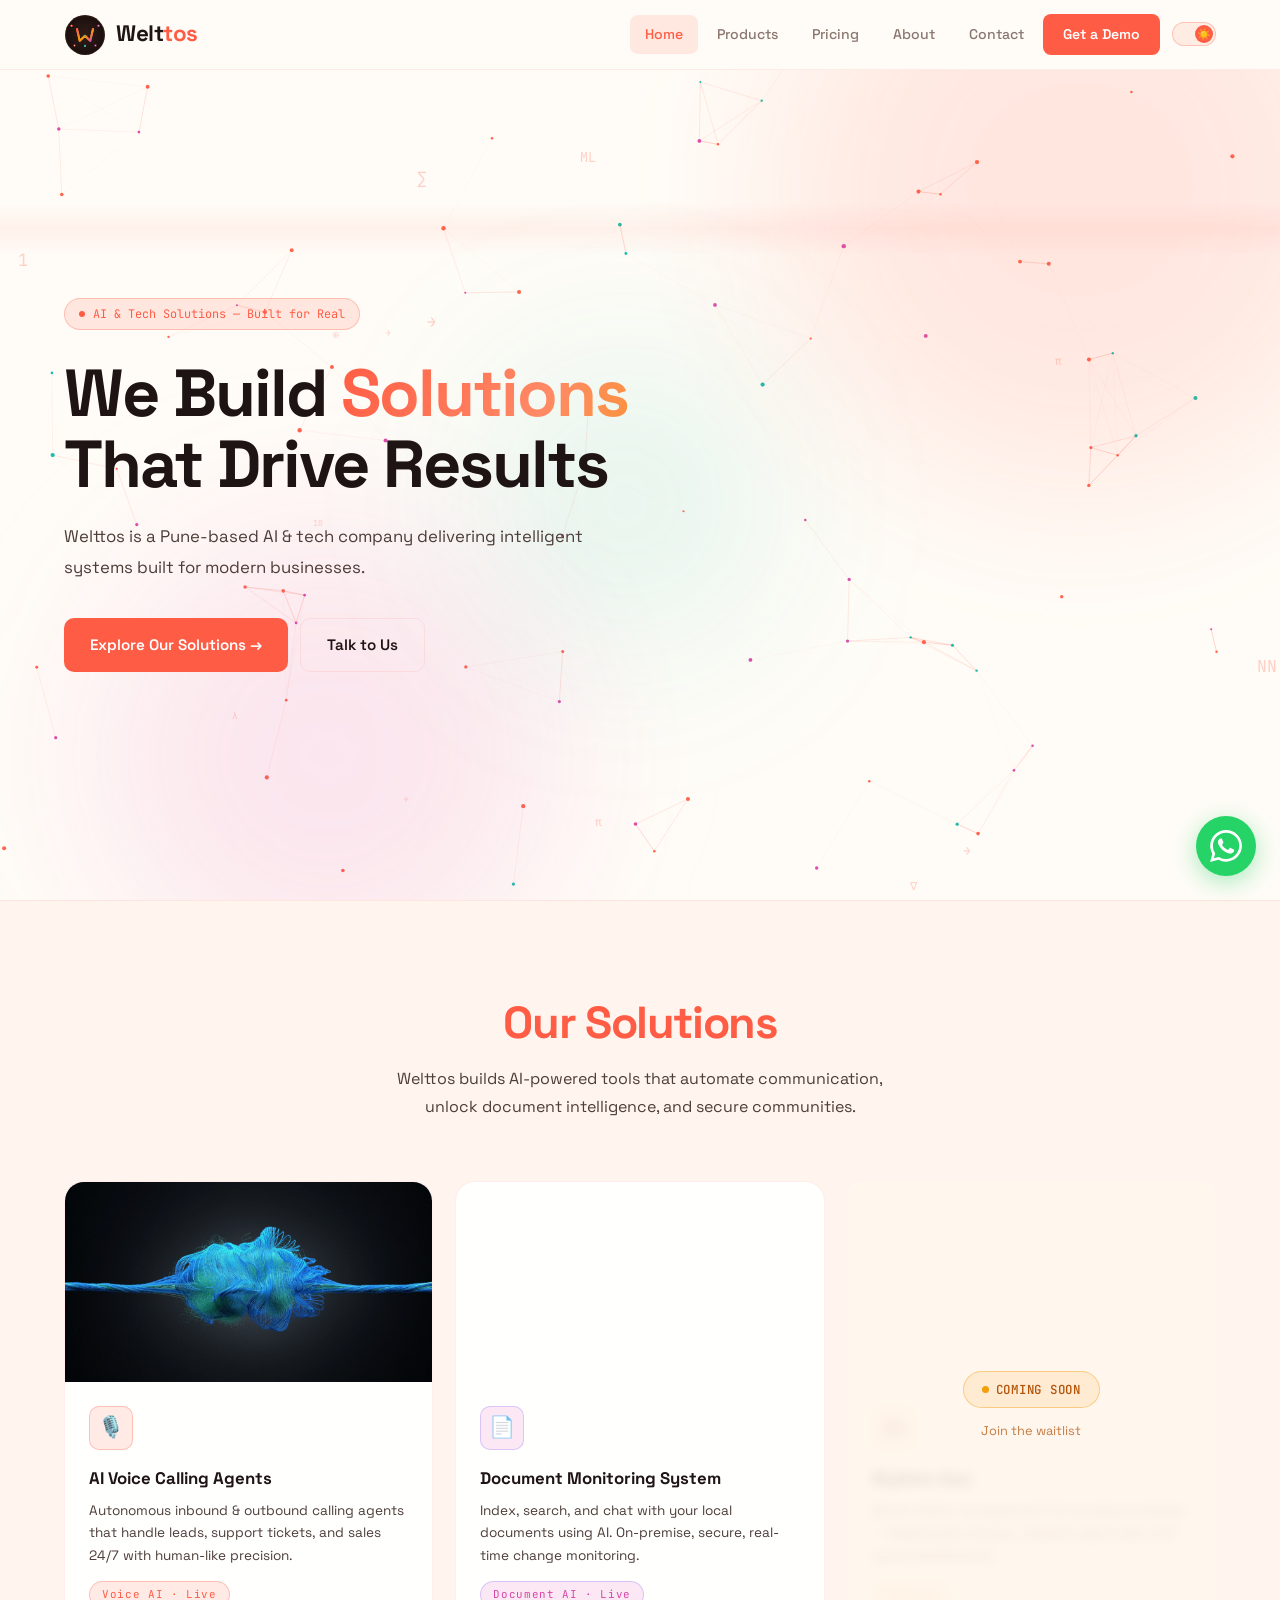
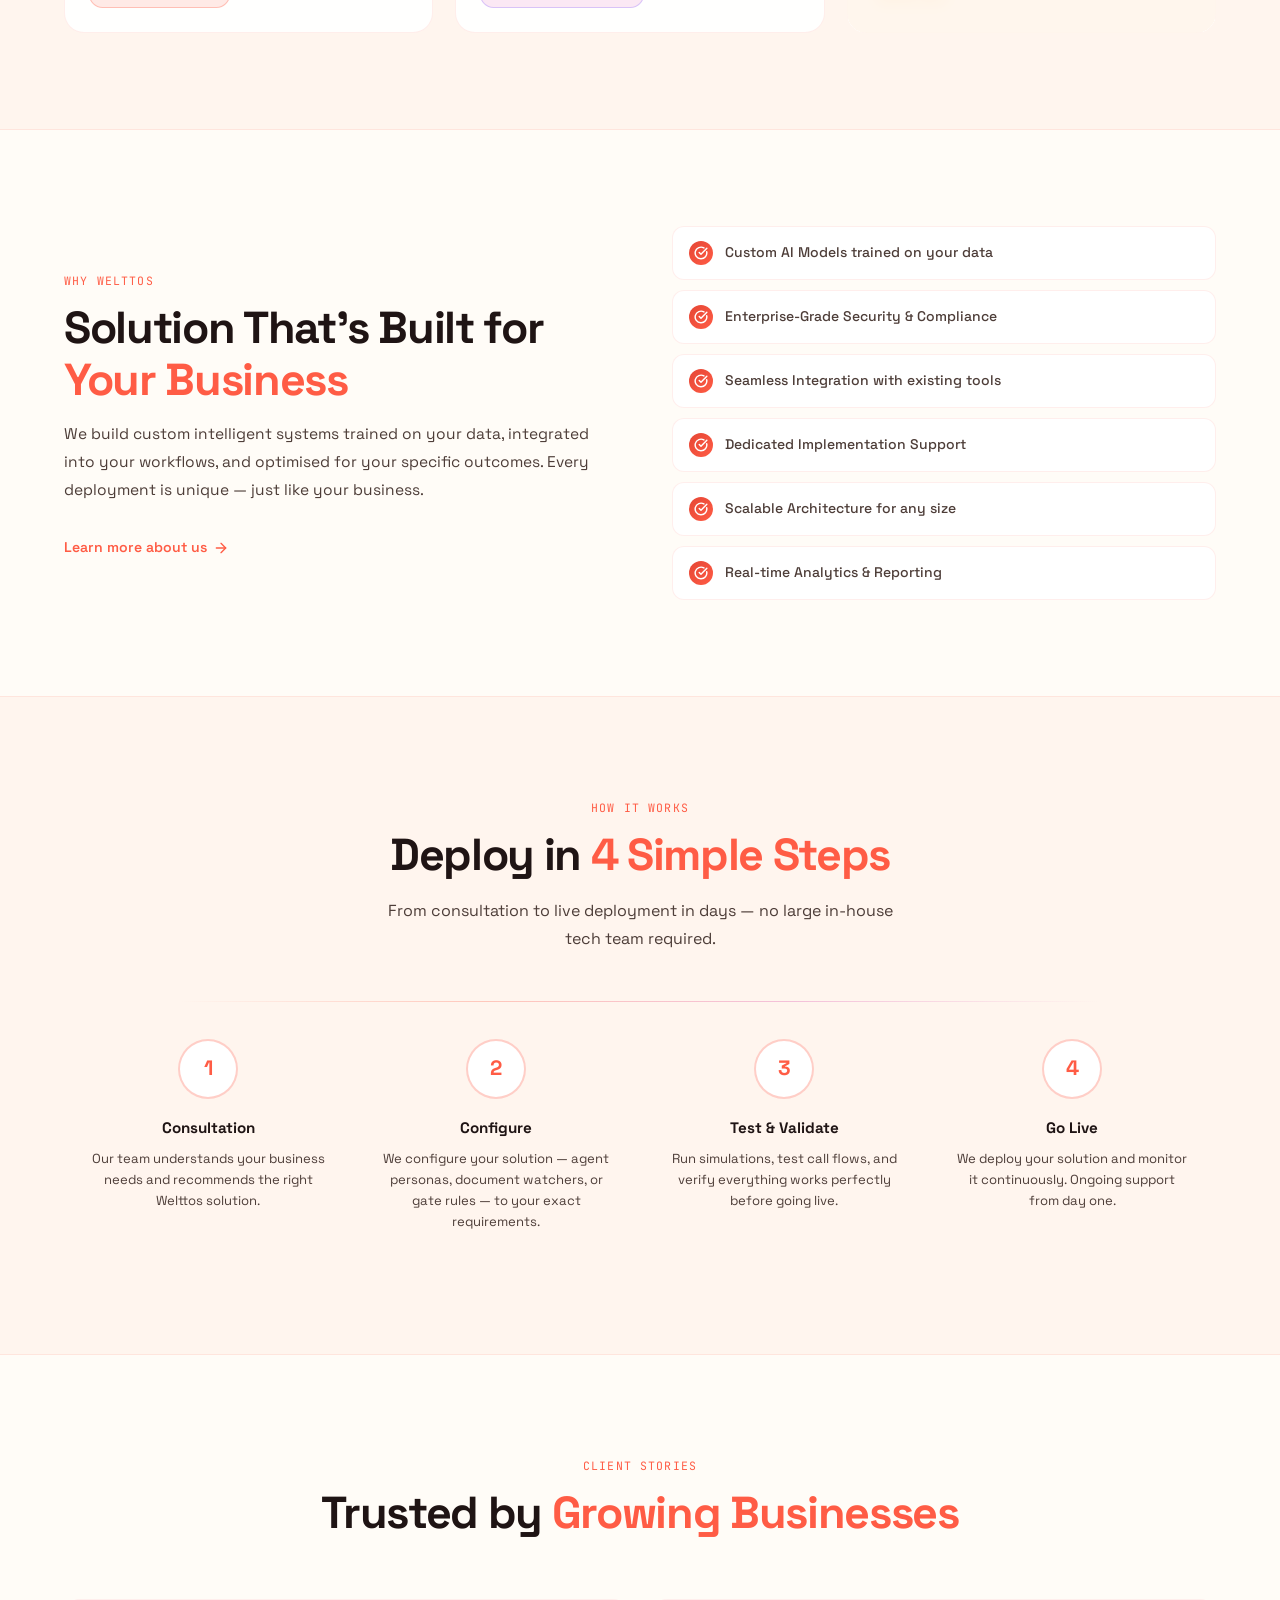
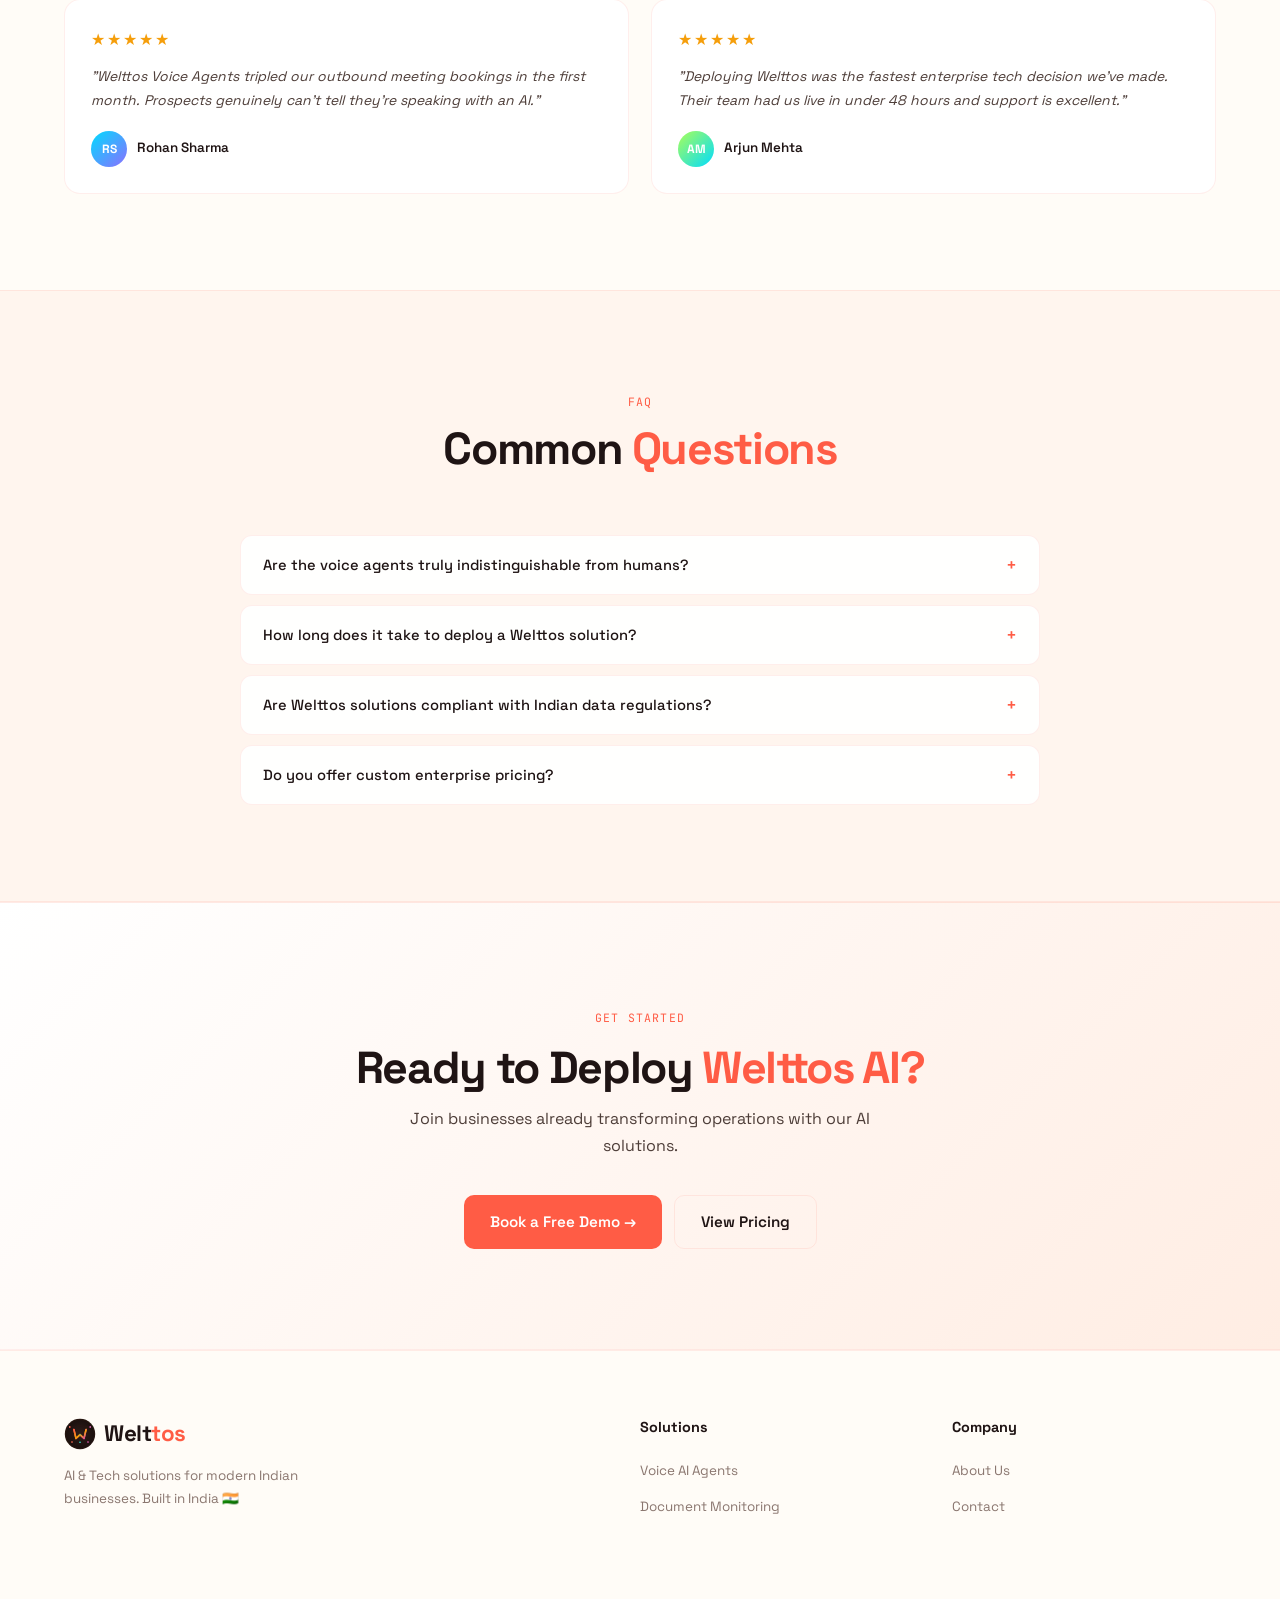
<file: index.html>
<!DOCTYPE html>
<html lang="en" data-theme="light">
<head>
<meta charset="UTF-8"/>
<meta name="viewport" content="width=device-width, initial-scale=1.0"/>
<title>Welttos — AI Voice Agents & Document AI Solutions, Pune</title>
<meta name="description" content="Pune AI & Tech solutions — voice agents, document intelligence, and smart visitor management for modern businesses."/>
<meta name="theme-color" content="#FFFCF7"/>
<!-- Open Graph / Social -->
<meta property="og:type" content="website"/>
<meta property="og:title" content="Welttos — AI Voice Agents & Document AI Solutions, Pune"/>
<meta property="og:description" content="Pune AI & Tech solutions — voice agents, document intelligence, and smart visitor management for modern businesses."/>
<meta property="og:image" content="https://welttos.com/assets/og-image.png"/>
<meta property="og:image:width" content="1200"/>
<meta property="og:image:height" content="630"/>
<meta property="og:image:alt" content="Welttos — AI Voice Agents, Document AI &amp; Smart Solutions"/>
<meta property="og:url" content="https://welttos.com/"/>
<meta property="og:site_name" content="Welttos"/>
<meta name="twitter:card" content="summary_large_image"/>
<meta name="twitter:title" content="Welttos — AI Voice Agents & Document AI Solutions, Pune"/>
<meta name="twitter:description" content="Pune AI & Tech solutions — voice agents, document intelligence, and smart visitor management for modern businesses."/>
<meta name="twitter:image" content="https://welttos.com/assets/og-image.png"/>
<!-- Favicons -->
<link rel="icon" type="image/svg+xml" href="assets/logo.svg"/>
<link rel="icon" type="image/png" sizes="32x32" href="assets/favicon-32x32.png"/>
<link rel="icon" type="image/png" sizes="16x16" href="assets/favicon-16x16.png"/>
<link rel="apple-touch-icon" sizes="180x180" href="assets/apple-touch-icon.png"/>
<link rel="shortcut icon" href="assets/favicon.ico"/>
<link rel="manifest" href="manifest.json"/>
<link rel="canonical" href="https://welttos.com/"/>
<link rel="preconnect" href="https://fonts.googleapis.com"/>
<link rel="preconnect" href="https://fonts.gstatic.com" crossorigin/>
<link href="https://fonts.googleapis.com/css2?family=Space+Grotesk:wght@300;400;500;600;700;800&family=JetBrains+Mono:wght@400;500&display=swap" rel="stylesheet"/>
<link rel="stylesheet" href="css/styles.css"/>
<!-- Structured Data: Organization -->
<script type="application/ld+json">
{
  "@context": "https://schema.org",
  "@type": "Organization",
  "name": "Welttos",
  "alternateName": "Welttos Technologies",
  "url": "https://welttos.com/",
  "logo": "https://welttos.com/assets/icon-512.png",
  "description": "AI & Tech Solutions company building Voice Calling Agents, Document Monitoring Systems, and Smart Visitor Management for modern businesses.",
  "foundingDate": "2025",
  "address": {
    "@type": "PostalAddress",
    "streetAddress": "59/1, Sai Industrial Area, Chovisawadi, Moshi",
    "addressLocality": "Pune",
    "addressRegion": "Maharashtra",
    "postalCode": "412105",
    "addressCountry": "IN"
  },
  "contactPoint": {
    "@type": "ContactPoint",
    "telephone": "+91-8975655663",
    "email": "info@welttos.com",
    "contactType": "sales",
    "areaServed": "IN",
    "availableLanguage": ["English", "Hindi"]
  }
}
</script>
<!-- Structured Data: WebPage -->
<script type="application/ld+json">
{
  "@context": "https://schema.org",
  "@type": "WebPage",
  "name": "Welttos — AI & Tech Solutions",
  "description": "Pune-based AI & Tech company delivering intelligent voice agents, document intelligence, and smart visitor management for modern businesses.",
  "url": "https://welttos.com/",
  "isPartOf": {
    "@type": "WebSite",
    "name": "Welttos",
    "url": "https://welttos.com/"
  }
}
</script>
<!-- Structured Data: FAQPage -->
<script type="application/ld+json">
{
  "@context": "https://schema.org",
  "@type": "FAQPage",
  "mainEntity": [
    {
      "@type": "Question",
      "name": "Are the voice agents truly indistinguishable from humans?",
      "acceptedAnswer": {
        "@type": "Answer",
        "text": "Welttos Voice Agents use state-of-the-art neural TTS with natural intonation, breathing patterns, and dynamic responses. In tests, over 87% of listeners cannot distinguish our agents from live callers on first contact."
      }
    },
    {
      "@type": "Question",
      "name": "How long does it take to deploy a Welttos solution?",
      "acceptedAnswer": {
        "@type": "Answer",
        "text": "To deploy a solution the time taken will be based on the client's requirements. Our team handles the entire setup process for you."
      }
    },
    {
      "@type": "Question",
      "name": "Are Welttos solutions compliant with Indian data regulations?",
      "acceptedAnswer": {
        "@type": "Answer",
        "text": "Yes. We're compliant with TRAI calling regulations, India's DPDP Act 2023, and optionally GDPR and HIPAA for international clients, with full India-based server deployment options."
      }
    },
    {
      "@type": "Question",
      "name": "Do you offer custom enterprise pricing?",
      "acceptedAnswer": {
        "@type": "Answer",
        "text": "All our solutions are custom-quoted based on your specific requirements. There are no fixed fees or surprises. Schedule a consultation and we'll design a solution and pricing plan built around your needs."
      }
    }
  ]
}
</script>

<!-- ════════════════════════════════════════════════
  GOOGLE ANALYTICS 4 — UNCOMMENT AND ADD YOUR ID
  Get your Measurement ID from https://analytics.google.com
  (Create a property → Web stream → copy the "G-XXXXXXXXXX" ID)
═══════════════════════════════════════════════════ -->
<!--
<script async src="https://www.googletagmanager.com/gtag/js?id=G-XXXXXXXXXX"></script>
<script>
  window.dataLayer = window.dataLayer || [];
  function gtag(){dataLayer.push(arguments);}
  gtag('js', new Date());
  gtag('config', 'G-XXXXXXXXXX');
</script>
-->
</head>
<body>

<canvas id="bg-canvas"></canvas>

<nav id="main-nav">
  <a href="index.html" class="logo">
    <div class="logo-mark"><img src="assets/logo.svg" alt="Welttos logo" loading="lazy" decoding="async"/></div>
    Welt<em>tos</em>
  </a>

  <button class="hamburger" id="hamburger-btn" aria-label="Toggle navigation menu" aria-expanded="false" aria-controls="nav-sidebar">
    <span class="hamburger-bars"><span></span></span>
  </button>

  <div class="nav-links" id="nav-sidebar">
    <div class="sidebar-header">Navigation</div>
    <a href="index.html" class="active">Home</a>
    <a href="products.html">Products</a>
    <a href="pricing.html">Pricing</a>
    <a href="about.html">About</a>
    <a href="contact.html">Contact</a>
    <a href="contact.html" class="nav-cta">Get a Demo</a>
    <button class="theme-toggle" onclick="toggleTheme()" aria-label="Toggle theme" title="Toggle light/dark theme">
      <div class="theme-toggle-thumb" id="theme-icon">🌙</div>
    </button>
  </div>

  <div class="sidebar-backdrop" id="sidebar-backdrop"></div>
</nav>

<main>
  <section class="hero">
    <div class="hero-glow hero-glow-1"></div>
    <div class="hero-glow hero-glow-2"></div>
    <div class="hero-glow hero-glow-3"></div>
    <div class="hero-content">
      <div class="chip"><div class="chip-dot"></div><span id="badge-text">AI &amp; Tech Solutions Built for Real Results</span></div>
      <h1>We Build <span class="grad">Solutions</span> That Drive Results</h1>
      <p class="hero-sub">Welttos is a Pune-based AI &amp; tech company delivering intelligent systems built for modern businesses.</p>
      <div class="btns">
        <a href="products.html" class="btn btn-fill">Explore Our Solutions →</a>
        <a href="contact.html" class="btn btn-outline">Talk to Us</a>
      </div>
    </div>
  </section>

  <section class="sec-alt-bg">
    <div class="sec-hd center">
      <h2><span class="hl">Our Solutions</span></h2>
      <p class="sec-sub">Welttos builds AI-powered tools that automate communication, unlock document intelligence, and secure communities.</p>
    </div>
    <div class="prod-grid">
      <a href="products.html" class="prod-card fu" style="text-decoration:none;">
        <img class="prod-img" src="images/ai-voice-agents.png" alt="AI Voice Calling Agents" loading="lazy" decoding="async"/>
        <div class="prod-body">
          <div class="prod-icon">🎙️</div>
          <h3>AI Voice Calling Agents</h3>
          <p>Autonomous inbound &amp; outbound calling agents that handle leads, support tickets, and sales 24/7 with human-like precision.</p>
          <div class="prod-tag">Voice AI · Live</div>
        </div>
      </a>
      <a href="products.html" class="prod-card fu" style="text-decoration:none;">
        <img class="prod-img" src="images/document-monitoring.png" alt="Document Monitoring System" loading="lazy" decoding="async"/>
        <div class="prod-body">
          <div class="prod-icon" style="background:var(--violet2);border-color:rgba(139,111,255,.3)">📄</div>
          <h3>Document Monitoring System</h3>
          <p>Index, search, and chat with your local documents using AI. On-premise, secure, real-time change monitoring.</p>
          <div class="prod-tag prod-tag-v">Document AI · Live</div>
        </div>
      </a>
      <a href="products.html" class="cs-wrap fu" style="text-decoration:none;">
        <div class="prod-card" style="border-radius:0">
          <img class="prod-img" src="images/my-gate-app.png" alt="MyGate App" loading="lazy" decoding="async"/>
          <div class="prod-body">
            <div class="prod-icon" style="background:var(--amberglow);border-color:rgba(255,184,48,.3)">🏘️</div>
            <h3>MyGate App</h3>
            <p>Smart visitor management for housing societies — digital gate access, resident approvals, and guard dashboards.</p>
            <div class="prod-tag prod-tag-a">Gate AI</div>
          </div>
        </div>
        <div class="cs-overlay">
          <div class="cs-badge"><div class="cs-badge-dot"></div>COMING SOON</div>
          <div class="cs-sub">Join the waitlist</div>
        </div>
      </a>
    </div>
  </section>

  <section>
    <div class="why-grid">
      <div class="fu">
        <span class="sec-tag">Why Welttos</span>
        <h2>Solution That's Built for <span class="hl">Your Business</span></h2>
        <p style="color:var(--text2);line-height:1.8;margin-bottom:28px;font-size:.97rem;">We build custom intelligent systems trained on your data, integrated into your workflows, and optimised for your specific outcomes. Every deployment is unique — just like your business.</p>
        <a href="about.html" class="learn-more">
          Learn more about us
          <svg xmlns="http://www.w3.org/2000/svg" width="16" height="16" viewBox="0 0 24 24" fill="none" stroke="currentColor" stroke-width="2" stroke-linecap="round" stroke-linejoin="round"><path d="M5 12h14"/><path d="m12 5 7 7-7 7"/></svg>
        </a>
      </div>
      <div class="fu why-col">
        <div class="why-item"><div class="why-check"><svg xmlns="http://www.w3.org/2000/svg" width="14" height="14" viewBox="0 0 24 24" fill="none" stroke="currentColor" stroke-width="2.5" stroke-linecap="round" stroke-linejoin="round"><path d="M21.801 10A10 10 0 1 1 17 3.335"/><path d="m9 11 3 3L22 4"/></svg></div><span>Custom AI Models trained on your data</span></div>
        <div class="why-item"><div class="why-check"><svg xmlns="http://www.w3.org/2000/svg" width="14" height="14" viewBox="0 0 24 24" fill="none" stroke="currentColor" stroke-width="2.5" stroke-linecap="round" stroke-linejoin="round"><path d="M21.801 10A10 10 0 1 1 17 3.335"/><path d="m9 11 3 3L22 4"/></svg></div><span>Enterprise-Grade Security &amp; Compliance</span></div>
        <div class="why-item"><div class="why-check"><svg xmlns="http://www.w3.org/2000/svg" width="14" height="14" viewBox="0 0 24 24" fill="none" stroke="currentColor" stroke-width="2.5" stroke-linecap="round" stroke-linejoin="round"><path d="M21.801 10A10 10 0 1 1 17 3.335"/><path d="m9 11 3 3L22 4"/></svg></div><span>Seamless Integration with existing tools</span></div>
        <div class="why-item"><div class="why-check"><svg xmlns="http://www.w3.org/2000/svg" width="14" height="14" viewBox="0 0 24 24" fill="none" stroke="currentColor" stroke-width="2.5" stroke-linecap="round" stroke-linejoin="round"><path d="M21.801 10A10 10 0 1 1 17 3.335"/><path d="m9 11 3 3L22 4"/></svg></div><span>Dedicated Implementation Support</span></div>
        <div class="why-item"><div class="why-check"><svg xmlns="http://www.w3.org/2000/svg" width="14" height="14" viewBox="0 0 24 24" fill="none" stroke="currentColor" stroke-width="2.5" stroke-linecap="round" stroke-linejoin="round"><path d="M21.801 10A10 10 0 1 1 17 3.335"/><path d="m9 11 3 3L22 4"/></svg></div><span>Scalable Architecture for any size</span></div>
        <div class="why-item"><div class="why-check"><svg xmlns="http://www.w3.org/2000/svg" width="14" height="14" viewBox="0 0 24 24" fill="none" stroke="currentColor" stroke-width="2.5" stroke-linecap="round" stroke-linejoin="round"><path d="M21.801 10A10 10 0 1 1 17 3.335"/><path d="m9 11 3 3L22 4"/></svg></div><span>Real-time Analytics &amp; Reporting</span></div>
      </div>
    </div>
  </section>

  <section class="sec-alt-bg">
    <div class="sec-hd center">
      <div class="sec-tag">How It Works</div>
      <h2>Deploy in <span class="hl">4 Simple Steps</span></h2>
      <p class="sec-sub">From consultation to live deployment in days — no large in-house tech team required.</p>
    </div>
    <div class="steps">
      <div class="step fu"><div class="step-n">1</div><div class="step-t">Consultation</div><div class="step-d">Our team understands your business needs and recommends the right Welttos solution.</div></div>
      <div class="step fu"><div class="step-n">2</div><div class="step-t">Configure</div><div class="step-d">We configure your solution — agent personas, document watchers, or gate rules — to your exact requirements.</div></div>
      <div class="step fu"><div class="step-n">3</div><div class="step-t">Test &amp; Validate</div><div class="step-d">Run simulations, test call flows, and verify everything works perfectly before going live.</div></div>
      <div class="step fu"><div class="step-n">4</div><div class="step-t">Go Live</div><div class="step-d">We deploy your solution and monitor it continuously. Ongoing support from day one.</div></div>
    </div>
  </section>

  <section>
    <div class="sec-hd center"><div class="sec-tag">Client Stories</div><h2>Trusted by <span class="hl">Growing Businesses</span></h2></div>
    <div class="test-grid">
      <div class="test-card fu">
        <div class="stars">★★★★★</div>
        <p class="test-q">"Welttos Voice Agents tripled our outbound meeting bookings in the first month. Prospects genuinely can't tell they're speaking with an AI."</p>
        <div class="test-auth"><div class="t-av" style="background:linear-gradient(135deg,#00DCFF,#8B6FFF)">RS</div><div><div class="t-name">Rohan Sharma</div></div></div>
      </div>
      <div class="test-card fu">
        <div class="stars">★★★★★</div>
        <p class="test-q">"Deploying Welttos was the fastest enterprise tech decision we've made. Their team had us live in under 48 hours and support is excellent."</p>
        <div class="test-auth"><div class="t-av" style="background:linear-gradient(135deg,#AAFF57,#00DCFF)">AM</div><div><div class="t-name">Arjun Mehta</div></div></div>
      </div>
    </div>
  </section>

  <section class="sec-alt-bg">
    <div class="sec-hd center"><div class="sec-tag">FAQ</div><h2>Common <span class="hl">Questions</span></h2></div>
    <div class="faq">
      <div class="faq-i"><button class="faq-q" onclick="toggleFaq(this)">Are the voice agents truly indistinguishable from humans? <span class="faq-arr">+</span></button><div class="faq-a"><p>Welttos Voice Agents use state-of-the-art neural TTS with natural intonation, breathing patterns, and dynamic responses. In tests, over 87% of listeners cannot distinguish our agents from live callers on first contact.</p></div></div>
      <div class="faq-i"><button class="faq-q" onclick="toggleFaq(this)">How long does it take to deploy a Welttos solution? <span class="faq-arr">+</span></button><div class="faq-a"><p>To deploy a solution the time taken will be based on the client's requirements. Our team handles the entire setup process for you.</p></div></div>
      <div class="faq-i"><button class="faq-q" onclick="toggleFaq(this)">Are Welttos solutions compliant with Indian data regulations? <span class="faq-arr">+</span></button><div class="faq-a"><p>Yes. We're compliant with TRAI calling regulations, India's DPDP Act 2023, and optionally GDPR and HIPAA for international clients, with full India-based server deployment options.</p></div></div>
      <div class="faq-i"><button class="faq-q" onclick="toggleFaq(this)">Do you offer custom enterprise pricing? <span class="faq-arr">+</span></button><div class="faq-a"><p>All our solutions are custom-quoted based on your specific requirements. There are no fixed fees or surprises. Schedule a consultation and we'll design a solution and pricing plan built around your needs.</p></div></div>
    </div>
  </section>

  <div class="cta-band">
    <div class="sec-tag" style="display:inline-block;margin-bottom:14px">Get Started</div>
    <h2>Ready to Deploy <span class="hl">Welttos AI?</span></h2>
    <p>Join businesses already transforming operations with our AI solutions.</p>
    <div class="cta-btns">
      <a href="contact.html" class="btn btn-fill">Book a Free Demo →</a>
      <a href="pricing.html" class="btn btn-outline">View Pricing</a>
    </div>
  </div>
</main>

<footer>
  <div class="fg">
    <div class="fb">
      <a href="index.html" class="logo" style="margin-bottom:0">
        <div class="logo-mark logo-mark-sm"><img src="assets/logo.svg" alt="Welttos logo" loading="lazy" decoding="async"/></div>
        Welt<em>tos</em>
      </a>
      <p>AI &amp; Tech solutions for modern Indian businesses. Built in India 🇮🇳</p>
    </div>
    <div class="fc">
      <h4>Solutions</h4>
      <ul>
        <li><a href="products.html">Voice AI Agents</a></li>
        <li><a href="products.html">Document Monitoring</a></li>
        <!-- <li><a href="products.html">MyGate App</a></li> --> <!-- enabled in future release -->
      </ul>
    </div>
    <div class="fc">
      <h4>Company</h4>
      <ul>
        <li><a href="about.html">About Us</a></li>
        <li><a href="contact.html">Contact</a></li>
      </ul>
    </div>
  </div>
</footer>

<script src="js/main.js" defer></script>

<!-- WhatsApp Click-to-Chat -->
<a href="https://wa.me/918975655663?text=Hi!%20I%27d%20like%20to%20know%20more%20about%20Welttos%27s%20AI%20solutions."
   class="whatsapp-fab"
   target="_blank"
   rel="noopener"
   aria-label="Chat with Welttos on WhatsApp">
  <svg viewBox="0 0 24 24" xmlns="http://www.w3.org/2000/svg" aria-hidden="true">
    <path d="M17.472 14.382c-.297-.149-1.758-.867-2.03-.967-.273-.099-.471-.148-.67.15-.197.297-.767.966-.94 1.164-.173.199-.347.223-.644.075-.297-.15-1.255-.463-2.39-1.475-.883-.788-1.48-1.761-1.653-2.059-.173-.297-.018-.458.13-.606.134-.133.298-.347.446-.52.149-.174.198-.298.298-.497.099-.198.05-.371-.025-.52-.075-.149-.669-1.612-.916-2.207-.242-.579-.487-.5-.669-.51-.173-.008-.371-.01-.57-.01-.198 0-.52.074-.792.372-.272.297-1.04 1.016-1.04 2.479 0 1.462 1.065 2.875 1.213 3.074.149.198 2.096 3.2 5.077 4.487.709.306 1.262.489 1.694.625.712.227 1.36.195 1.871.118.571-.085 1.758-.719 2.006-1.413.248-.694.248-1.289.173-1.413-.074-.124-.272-.198-.57-.347m-5.421 7.403h-.004a9.87 9.87 0 01-5.031-1.378l-.361-.214-3.741.982.998-3.648-.235-.374a9.86 9.86 0 01-1.51-5.26c.001-5.45 4.436-9.884 9.888-9.884 2.64 0 5.122 1.03 6.988 2.898a9.825 9.825 0 012.893 6.994c-.003 5.45-4.437 9.884-9.885 9.884m8.413-18.297A11.815 11.815 0 0012.05 0C5.495 0 .16 5.335.157 11.892c0 2.096.547 4.142 1.588 5.945L.057 24l6.305-1.654a11.882 11.882 0 005.683 1.448h.005c6.554 0 11.89-5.335 11.893-11.893A11.821 11.821 0 0020.464 3.488"/>
  </svg>
</a>
</body>
</html>
</file>
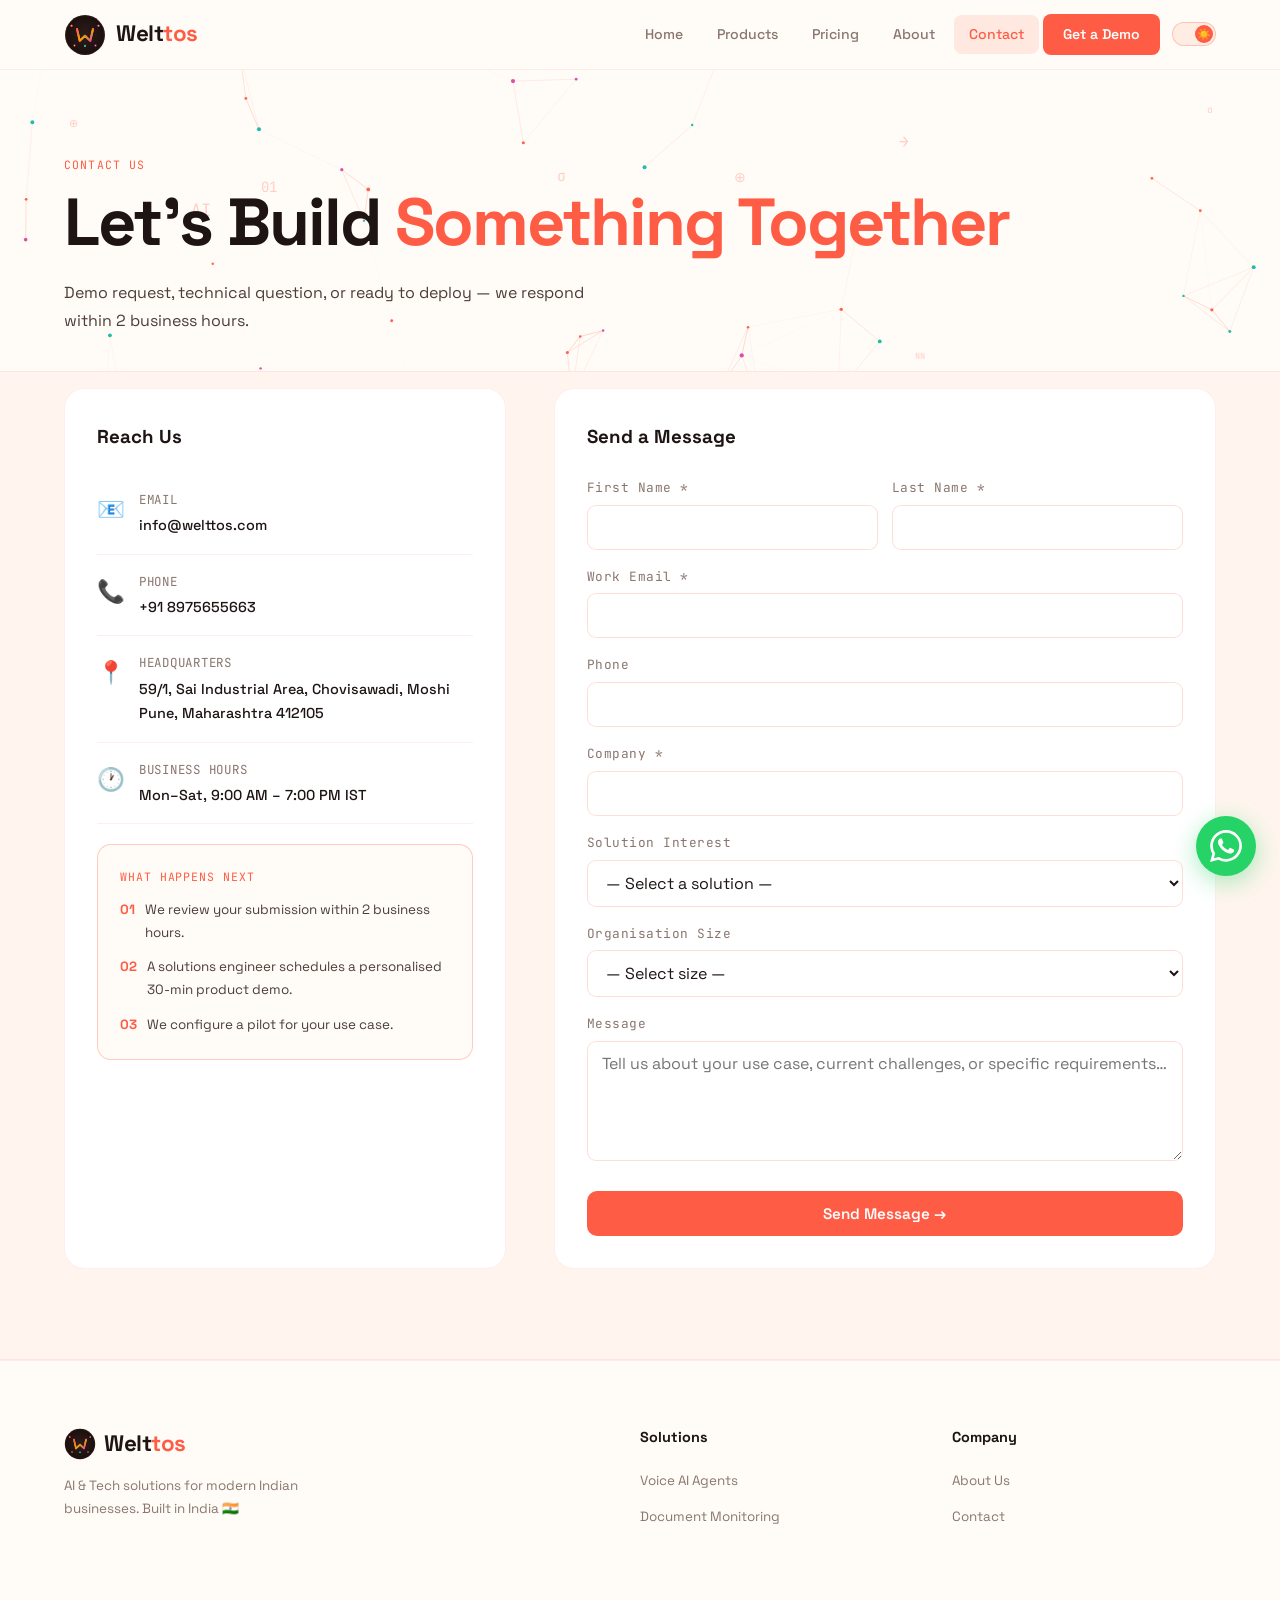
<file: contact.html>
<!DOCTYPE html>
<html lang="en" data-theme="light">
<head>
<meta charset="UTF-8"/>
<meta name="viewport" content="width=device-width, initial-scale=1.0"/>
<title>Contact Us — Book a Free Demo | Welttos AI Solutions</title>
<meta name="description" content="Talk to our team about AI Voice Agents and Document AI. We respond within 2 business hours. Based in Pune."/>
<meta name="theme-color" content="#FFFCF7"/>
<!-- Open Graph / Social -->
<meta property="og:type" content="website"/>
<meta property="og:title" content="Contact Us — Book a Free Demo | Welttos AI Solutions"/>
<meta property="og:description" content="Talk to our team about AI Voice Agents and Document AI. We respond within 2 business hours. Based in Pune."/>
<meta property="og:image" content="https://welttos.com/assets/og-image.png"/>
<meta property="og:image:width" content="1200"/>
<meta property="og:image:height" content="630"/>
<meta property="og:image:alt" content="Welttos — AI Voice Agents, Document AI &amp; Smart Solutions"/>
<meta property="og:url" content="https://welttos.com/contact.html"/>
<meta property="og:site_name" content="Welttos"/>
<meta name="twitter:card" content="summary_large_image"/>
<meta name="twitter:title" content="Contact Us — Book a Free Demo | Welttos AI Solutions"/>
<meta name="twitter:description" content="Talk to our team about AI Voice Agents and Document AI. We respond within 2 business hours. Based in Pune."/>
<meta name="twitter:image" content="https://welttos.com/assets/og-image.png"/>
<!-- Favicons -->
<link rel="icon" type="image/svg+xml" href="assets/logo.svg"/>
<link rel="icon" type="image/png" sizes="32x32" href="assets/favicon-32x32.png"/>
<link rel="icon" type="image/png" sizes="16x16" href="assets/favicon-16x16.png"/>
<link rel="apple-touch-icon" sizes="180x180" href="assets/apple-touch-icon.png"/>
<link rel="shortcut icon" href="assets/favicon.ico"/>
<link rel="manifest" href="manifest.json"/>
<link rel="canonical" href="https://welttos.com/contact.html"/>
<link rel="preconnect" href="https://fonts.googleapis.com"/>
<link rel="preconnect" href="https://fonts.gstatic.com" crossorigin/>
<link href="https://fonts.googleapis.com/css2?family=Space+Grotesk:wght@300;400;500;600;700;800&family=JetBrains+Mono:wght@400;500&display=swap" rel="stylesheet"/>
<link rel="stylesheet" href="css/styles.css"/>
<!-- Structured Data: Organization -->
<script type="application/ld+json">
{
  "@context": "https://schema.org",
  "@type": "Organization",
  "name": "Welttos",
  "alternateName": "Welttos Technologies",
  "url": "https://welttos.com/",
  "logo": "https://welttos.com/assets/icon-512.png",
  "description": "AI & Tech Solutions company building Voice Calling Agents, Document Monitoring Systems, and Smart Visitor Management for modern businesses.",
  "foundingDate": "2025",
  "address": {
    "@type": "PostalAddress",
    "streetAddress": "59/1, Sai Industrial Area, Chovisawadi, Moshi",
    "addressLocality": "Pune",
    "addressRegion": "Maharashtra",
    "postalCode": "412105",
    "addressCountry": "IN"
  },
  "contactPoint": {
    "@type": "ContactPoint",
    "telephone": "+91-8975655663",
    "email": "info@welttos.com",
    "contactType": "sales",
    "areaServed": "IN",
    "availableLanguage": ["English", "Hindi"]
  }
}
</script>
<!-- Structured Data: WebPage -->
<script type="application/ld+json">
{
  "@context": "https://schema.org",
  "@type": "WebPage",
  "name": "Contact — Welttos",
  "description": "Book a free demo or talk to our team. We respond within 2 business hours. Based in Pune, India.",
  "url": "https://welttos.com/contact.html",
  "isPartOf": {
    "@type": "WebSite",
    "name": "Welttos",
    "url": "https://welttos.com/"
  }
}
</script>
<!-- Structured Data: BreadcrumbList -->
<script type="application/ld+json">
{
  "@context": "https://schema.org",
  "@type": "BreadcrumbList",
  "itemListElement": [
    {
      "@type": "ListItem",
      "position": 1,
      "name": "Home",
      "item": "https://welttos.com/"
    },
    {
      "@type": "ListItem",
      "position": 2,
      "name": "Contact",
      "item": "https://welttos.com/contact.html"
    }
  ]
}
</script>

<!-- ════════════════════════════════════════════════
  GOOGLE ANALYTICS 4 — UNCOMMENT AND ADD YOUR ID
  Get your Measurement ID from https://analytics.google.com
  (Create a property → Web stream → copy the "G-XXXXXXXXXX" ID)
═══════════════════════════════════════════════════ -->
<!--
<script async src="https://www.googletagmanager.com/gtag/js?id=G-XXXXXXXXXX"></script>
<script>
  window.dataLayer = window.dataLayer || [];
  function gtag(){dataLayer.push(arguments);}
  gtag('js', new Date());
  gtag('config', 'G-XXXXXXXXXX');
</script>
-->
</head>
<body>

<canvas id="bg-canvas"></canvas>

<nav id="main-nav">
  <a href="index.html" class="logo">
    <div class="logo-mark"><img src="assets/logo.svg" alt="Welttos logo" loading="lazy" decoding="async"/></div>
    Welt<em>tos</em>
  </a>

  <button class="hamburger" id="hamburger-btn" aria-label="Toggle navigation menu" aria-expanded="false" aria-controls="nav-sidebar">
    <span class="hamburger-bars"><span></span></span>
  </button>

  <div class="nav-links" id="nav-sidebar">
    <div class="sidebar-header">Navigation</div>
    <a href="index.html">Home</a>
    <a href="products.html">Products</a>
    <a href="pricing.html">Pricing</a>
    <a href="about.html">About</a>
    <a href="contact.html" class="active">Contact</a>
    <a href="contact.html" class="nav-cta">Get a Demo</a>
    <button class="theme-toggle" onclick="toggleTheme()" aria-label="Toggle theme" title="Toggle light/dark theme">
      <div class="theme-toggle-thumb" id="theme-icon">🌙</div>
    </button>
  </div>

  <div class="sidebar-backdrop" id="sidebar-backdrop"></div>
</nav>

<main>
  <section style="padding:80px 5vw 36px;">
    <div class="sec-tag">Contact Us</div>
    <h1>Let's Build <span class="hl">Something Together</span></h1>
    <p class="sec-sub">Demo request, technical question, or ready to deploy — we respond within 2 business hours.</p>
  </section>

  <section class="sec-alt-bg" style="padding:16px 5vw 90px;">
    <div class="ctc-grid">
      <div class="fu" style="background:var(--bg3);border:1px solid var(--border);border-radius:20px;padding:32px;">
        <h3 style="font-family:'Space Grotesk',sans-serif;font-weight:700;color:var(--text);margin-bottom:20px">Reach Us</h3>
        <div class="ctc-item">
          <div class="ctc-icon">📧</div>
          <div><div class="ctc-lbl">Email</div><div class="ctc-val">info@welttos.com</div></div>
        </div>
        <div class="ctc-item">
          <div class="ctc-icon">📞</div>
          <div><div class="ctc-lbl">Phone</div><div class="ctc-val">+91 8975655663</div></div>
        </div>
        <div class="ctc-item">
          <div class="ctc-icon">📍</div>
          <div><div class="ctc-lbl">Headquarters</div><div class="ctc-val">59/1, Sai Industrial Area, Chovisawadi, Moshi<br>Pune, Maharashtra 412105</div></div>
        </div>
        <div class="ctc-item">
          <div class="ctc-icon">🕐</div>
          <div><div class="ctc-lbl">Business Hours</div><div class="ctc-val">Mon–Sat, 9:00 AM – 7:00 PM IST</div></div>
        </div>

        <div style="margin-top:20px;padding:22px;background:var(--bg);border:1px solid var(--borderc);border-radius:14px">
          <div style="font-family:'JetBrains Mono',monospace;font-size:.72rem;color:var(--primary);text-transform:uppercase;letter-spacing:.08em;margin-bottom:12px">What Happens Next</div>
          <div style="display:flex;flex-direction:column;gap:12px">
            <div style="display:flex;gap:10px;font-size:.84rem;color:var(--text2)"><div style="color:var(--primary);font-weight:700;flex-shrink:0;font-family:'Space Grotesk',sans-serif">01</div>We review your submission within 2 business hours.</div>
            <div style="display:flex;gap:10px;font-size:.84rem;color:var(--text2)"><div style="color:var(--primary);font-weight:700;flex-shrink:0;font-family:'Space Grotesk',sans-serif">02</div>A solutions engineer schedules a personalised 30-min product demo.</div>
            <div style="display:flex;gap:10px;font-size:.84rem;color:var(--text2)"><div style="color:var(--primary);font-weight:700;flex-shrink:0;font-family:'Space Grotesk',sans-serif">03</div>We configure a pilot for your use case.</div>
          </div>
        </div>
      </div>

      <div class="fu">
        <div style="background:var(--bg3);border:1px solid var(--border);border-radius:20px;padding:32px">
          <h3 style="font-family:'Space Grotesk',sans-serif;font-weight:700;margin-bottom:24px;color:var(--text)">Send a Message</h3>

          <!-- AJAX form: main.js handles success → redirect to thank-you.html.
               The hidden _next field is a Formspree fallback: if JS fails, Formspree
               itself will redirect to that URL after a successful POST. -->
          <form id="contact-form" action="https://formspree.io/f/mrevzdjo" method="POST">
            <input type="hidden" name="_next" value="https://welttos.com/thank-you.html"/>
            <input type="hidden" name="_subject" value="New contact form submission from welttos.com"/>
            <div class="fr">
              <div><label>First Name *</label><input type="text" name="firstName" required/></div>
              <div><label>Last Name *</label><input type="text" name="lastName" required/></div>
            </div>
            <div><label>Work Email *</label><input type="email" name="email" required/></div>
            <div><label>Phone</label><input type="tel" name="phone"/></div>
            <div><label>Company *</label><input type="text" name="company" required/></div>
            <div>
              <label>Solution Interest</label>
              <select name="solution">
                <option>— Select a solution —</option>
                <option>AI Voice Calling Agents</option>
                <option>Document Monitoring System</option>
                <!-- <option>MyGate App (Waitlist)</option> -->
                <!-- <option>All Three Solutions</option> -->
                <option>Enterprise / Custom</option>
                <!-- <option>Partnership / Reseller</option> -->
              </select>
            </div>
            <div>
              <label>Organisation Size</label>
              <select name="organisationSize">
                <option>— Select size —</option>
                <option>1–10 people</option>
                <option>10–100 people</option>
                <option>100–1,000 people</option>
                <option>1,000+ people</option>
              </select>
            </div>
            <div><label>Message</label><textarea placeholder="Tell us about your use case, current challenges, or specific requirements…" name="message"></textarea></div>
            <button type="submit" class="btn btn-fill" style="width:100%;justify-content:center;margin-top:6px">Send Message →</button>
          </form>
        </div>
      </div>
    </div>
  </section>
</main>

<footer>
  <div class="fg">
    <div class="fb">
      <a href="index.html" class="logo" style="margin-bottom:0">
        <div class="logo-mark logo-mark-sm"><img src="assets/logo.svg" alt="Welttos logo" loading="lazy" decoding="async"/></div>
        Welt<em>tos</em>
      </a>
      <p>AI &amp; Tech solutions for modern Indian businesses. Built in India 🇮🇳</p>
    </div>
    <div class="fc">
      <h4>Solutions</h4>
      <ul>
        <li><a href="products.html">Voice AI Agents</a></li>
        <li><a href="products.html">Document Monitoring</a></li>
        <!-- <li><a href="products.html">MyGate App</a></li> --> <!-- enabled in future release -->
      </ul>
    </div>
    <div class="fc">
      <h4>Company</h4>
      <ul>
        <li><a href="about.html">About Us</a></li>
        <li><a href="contact.html">Contact</a></li>
      </ul>
    </div>
  </div>
</footer>

<script src="js/main.js" defer></script>

<!-- WhatsApp Click-to-Chat -->
<a href="https://wa.me/918975655663?text=Hi!%20I%27d%20like%20to%20know%20more%20about%20Welttos%27s%20AI%20solutions."
   class="whatsapp-fab"
   target="_blank"
   rel="noopener"
   aria-label="Chat with Welttos on WhatsApp">
  <svg viewBox="0 0 24 24" xmlns="http://www.w3.org/2000/svg" aria-hidden="true">
    <path d="M17.472 14.382c-.297-.149-1.758-.867-2.03-.967-.273-.099-.471-.148-.67.15-.197.297-.767.966-.94 1.164-.173.199-.347.223-.644.075-.297-.15-1.255-.463-2.39-1.475-.883-.788-1.48-1.761-1.653-2.059-.173-.297-.018-.458.13-.606.134-.133.298-.347.446-.52.149-.174.198-.298.298-.497.099-.198.05-.371-.025-.52-.075-.149-.669-1.612-.916-2.207-.242-.579-.487-.5-.669-.51-.173-.008-.371-.01-.57-.01-.198 0-.52.074-.792.372-.272.297-1.04 1.016-1.04 2.479 0 1.462 1.065 2.875 1.213 3.074.149.198 2.096 3.2 5.077 4.487.709.306 1.262.489 1.694.625.712.227 1.36.195 1.871.118.571-.085 1.758-.719 2.006-1.413.248-.694.248-1.289.173-1.413-.074-.124-.272-.198-.57-.347m-5.421 7.403h-.004a9.87 9.87 0 01-5.031-1.378l-.361-.214-3.741.982.998-3.648-.235-.374a9.86 9.86 0 01-1.51-5.26c.001-5.45 4.436-9.884 9.888-9.884 2.64 0 5.122 1.03 6.988 2.898a9.825 9.825 0 012.893 6.994c-.003 5.45-4.437 9.884-9.885 9.884m8.413-18.297A11.815 11.815 0 0012.05 0C5.495 0 .16 5.335.157 11.892c0 2.096.547 4.142 1.588 5.945L.057 24l6.305-1.654a11.882 11.882 0 005.683 1.448h.005c6.554 0 11.89-5.335 11.893-11.893A11.821 11.821 0 0020.464 3.488"/>
  </svg>
</a>
</body>
</html>
</file>
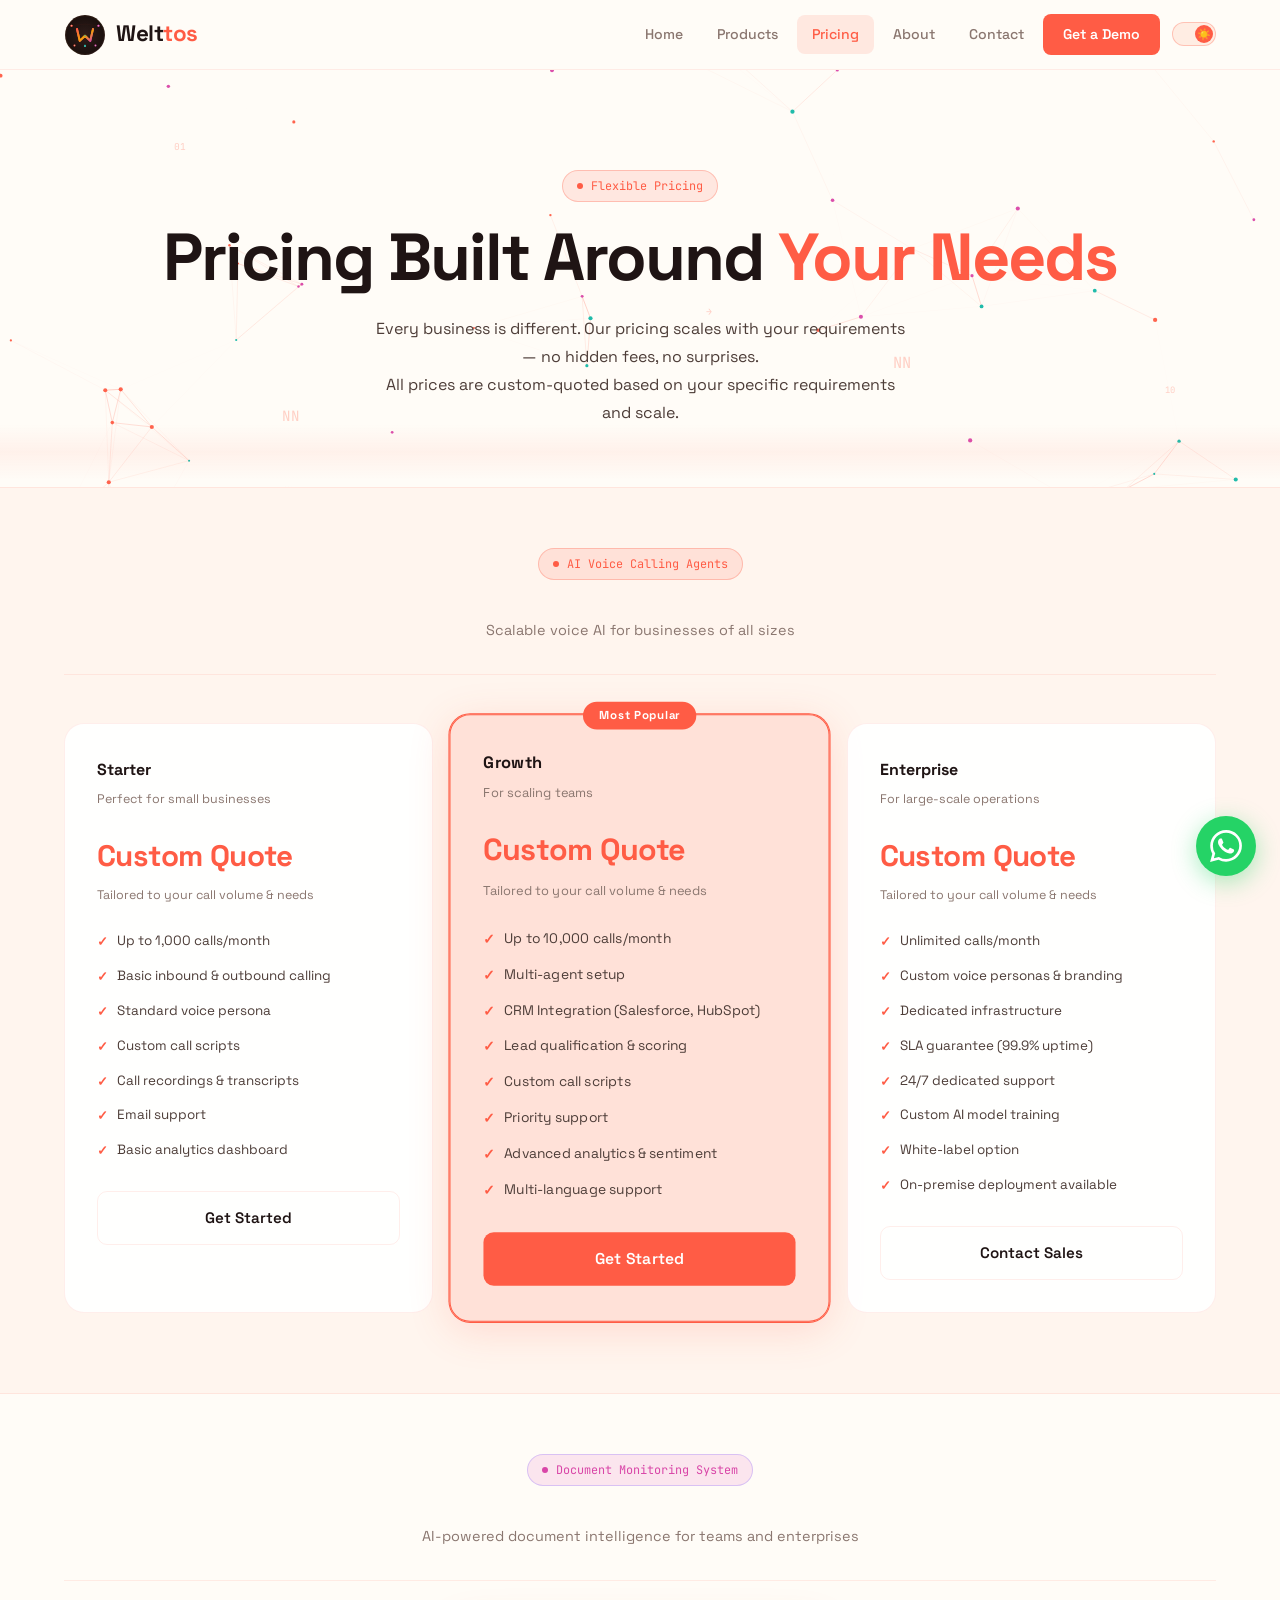
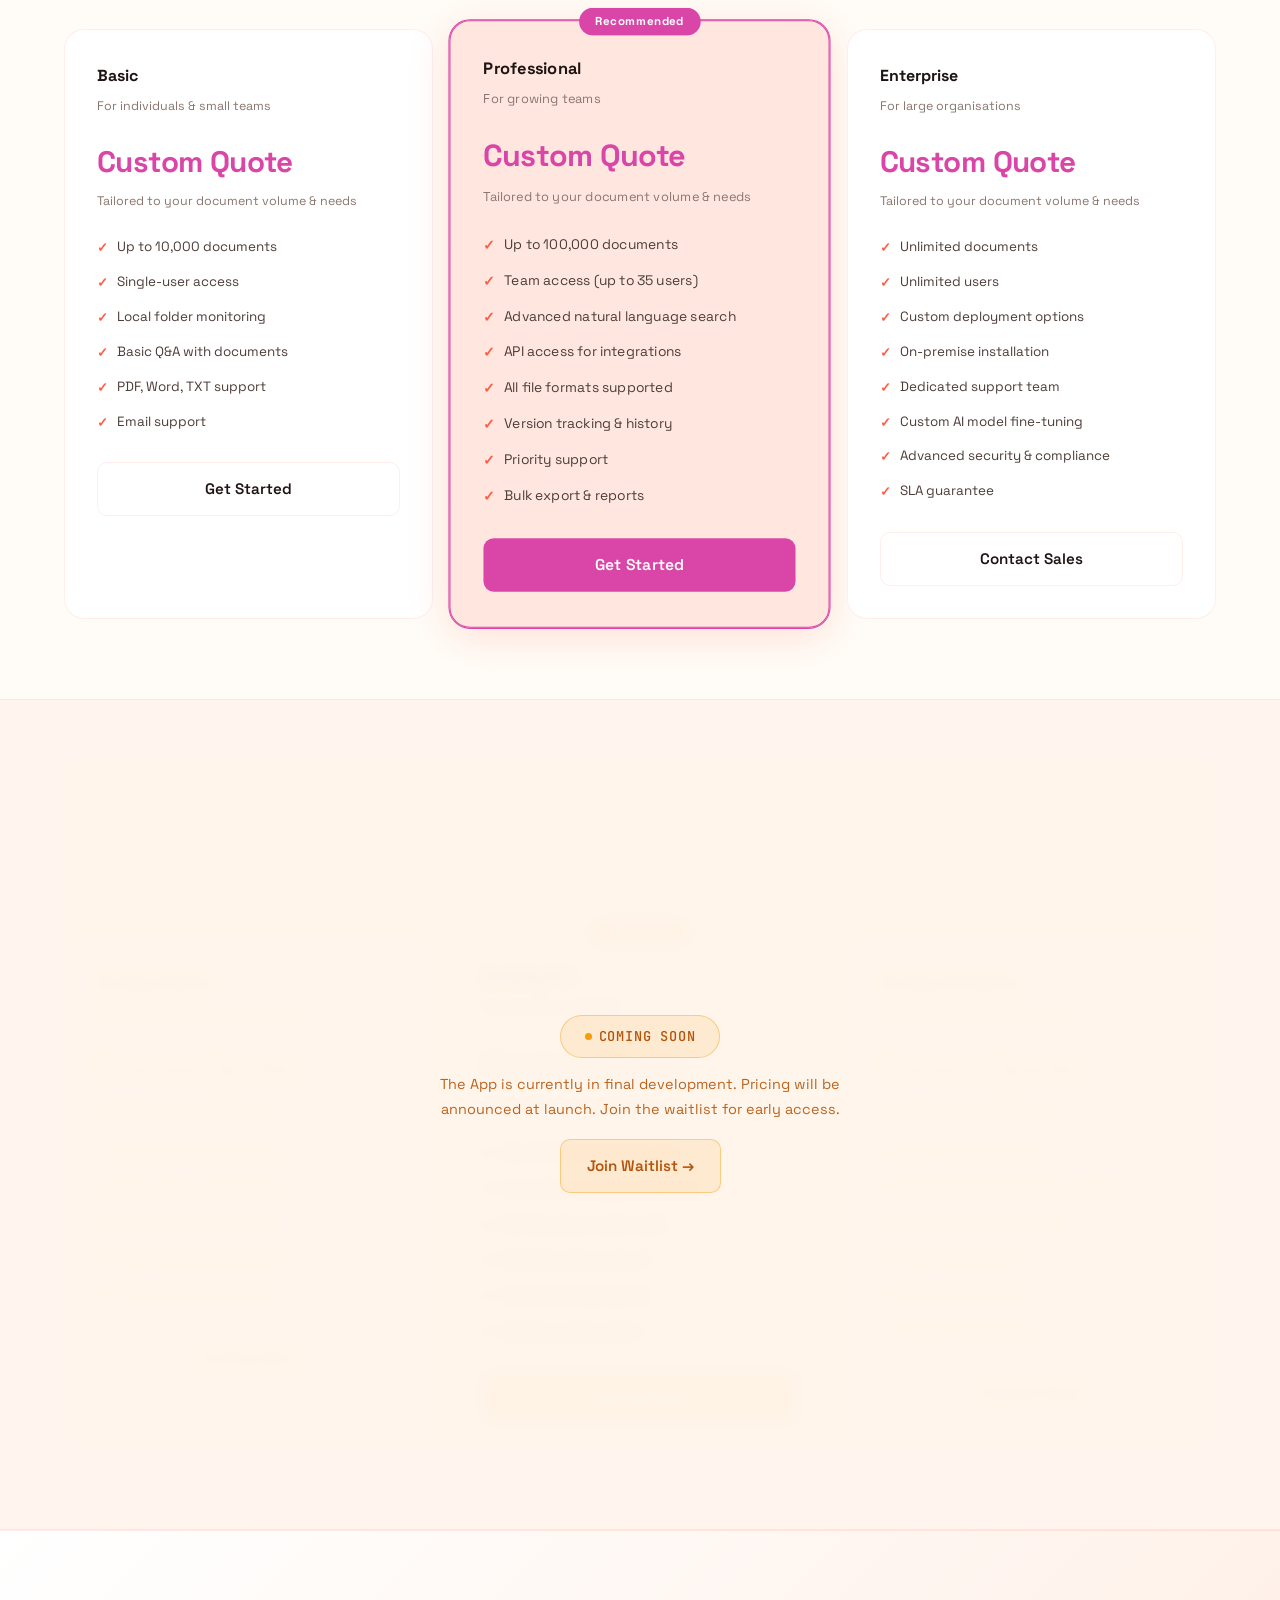
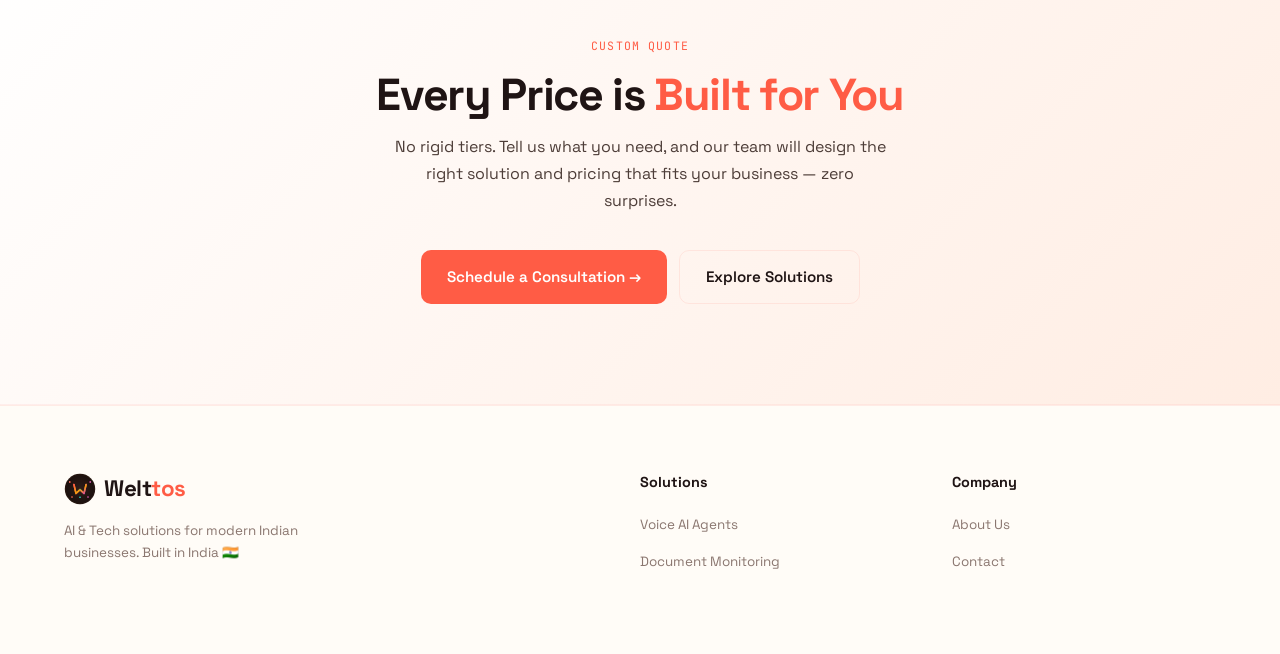
<file: pricing.html>
<!DOCTYPE html>
<html lang="en" data-theme="light">
<head>
<meta charset="UTF-8"/>
<meta name="viewport" content="width=device-width, initial-scale=1.0"/>
<title>Pricing — Custom AI Solutions for Your Business | Welttos</title>
<meta name="description" content="Flexible custom pricing for AI Voice Agents and Document AI. No rigid tiers — built around your needs."/>
<meta name="theme-color" content="#FFFCF7"/>
<!-- Open Graph / Social -->
<meta property="og:type" content="website"/>
<meta property="og:title" content="Pricing — Custom AI Solutions for Your Business | Welttos"/>
<meta property="og:description" content="Flexible custom pricing for AI Voice Agents and Document AI. No rigid tiers — built around your needs."/>
<meta property="og:image" content="https://welttos.com/assets/og-image.png"/>
<meta property="og:image:width" content="1200"/>
<meta property="og:image:height" content="630"/>
<meta property="og:image:alt" content="Welttos — AI Voice Agents, Document AI &amp; Smart Solutions"/>
<meta property="og:url" content="https://welttos.com/pricing.html"/>
<meta property="og:site_name" content="Welttos"/>
<meta name="twitter:card" content="summary_large_image"/>
<meta name="twitter:title" content="Pricing — Custom AI Solutions for Your Business | Welttos"/>
<meta name="twitter:description" content="Flexible custom pricing for AI Voice Agents and Document AI. No rigid tiers — built around your needs."/>
<meta name="twitter:image" content="https://welttos.com/assets/og-image.png"/>
<!-- Favicons -->
<link rel="icon" type="image/svg+xml" href="assets/logo.svg"/>
<link rel="icon" type="image/png" sizes="32x32" href="assets/favicon-32x32.png"/>
<link rel="icon" type="image/png" sizes="16x16" href="assets/favicon-16x16.png"/>
<link rel="apple-touch-icon" sizes="180x180" href="assets/apple-touch-icon.png"/>
<link rel="shortcut icon" href="assets/favicon.ico"/>
<link rel="manifest" href="manifest.json"/>
<link rel="canonical" href="https://welttos.com/pricing.html"/>
<link rel="preconnect" href="https://fonts.googleapis.com"/>
<link rel="preconnect" href="https://fonts.gstatic.com" crossorigin/>
<link href="https://fonts.googleapis.com/css2?family=Space+Grotesk:wght@300;400;500;600;700;800&family=JetBrains+Mono:wght@400;500&display=swap" rel="stylesheet"/>
<link rel="stylesheet" href="css/styles.css"/>
<!-- Structured Data: Organization -->
<script type="application/ld+json">
{
  "@context": "https://schema.org",
  "@type": "Organization",
  "name": "Welttos",
  "alternateName": "Welttos Technologies",
  "url": "https://welttos.com/",
  "logo": "https://welttos.com/assets/icon-512.png",
  "description": "AI & Tech Solutions company building Voice Calling Agents, Document Monitoring Systems, and Smart Visitor Management for modern businesses.",
  "foundingDate": "2025",
  "address": {
    "@type": "PostalAddress",
    "streetAddress": "59/1, Sai Industrial Area, Chovisawadi, Moshi",
    "addressLocality": "Pune",
    "addressRegion": "Maharashtra",
    "postalCode": "412105",
    "addressCountry": "IN"
  },
  "contactPoint": {
    "@type": "ContactPoint",
    "telephone": "+91-8975655663",
    "email": "info@welttos.com",
    "contactType": "sales",
    "areaServed": "IN",
    "availableLanguage": ["English", "Hindi"]
  }
}
</script>
<!-- Structured Data: WebPage -->
<script type="application/ld+json">
{
  "@context": "https://schema.org",
  "@type": "WebPage",
  "name": "Pricing — Welttos",
  "description": "Flexible custom pricing for AI Voice Agents and Document Monitoring. No rigid tiers — built around your needs.",
  "url": "https://welttos.com/pricing.html",
  "isPartOf": {
    "@type": "WebSite",
    "name": "Welttos",
    "url": "https://welttos.com/"
  }
}
</script>
<!-- Structured Data: BreadcrumbList -->
<script type="application/ld+json">
{
  "@context": "https://schema.org",
  "@type": "BreadcrumbList",
  "itemListElement": [
    {
      "@type": "ListItem",
      "position": 1,
      "name": "Home",
      "item": "https://welttos.com/"
    },
    {
      "@type": "ListItem",
      "position": 2,
      "name": "Pricing",
      "item": "https://welttos.com/pricing.html"
    }
  ]
}
</script>

<!-- ════════════════════════════════════════════════
  GOOGLE ANALYTICS 4 — UNCOMMENT AND ADD YOUR ID
  Get your Measurement ID from https://analytics.google.com
  (Create a property → Web stream → copy the "G-XXXXXXXXXX" ID)
═══════════════════════════════════════════════════ -->
<!--
<script async src="https://www.googletagmanager.com/gtag/js?id=G-XXXXXXXXXX"></script>
<script>
  window.dataLayer = window.dataLayer || [];
  function gtag(){dataLayer.push(arguments);}
  gtag('js', new Date());
  gtag('config', 'G-XXXXXXXXXX');
</script>
-->
</head>
<body>

<canvas id="bg-canvas"></canvas>

<nav id="main-nav">
  <a href="index.html" class="logo">
    <div class="logo-mark"><img src="assets/logo.svg" alt="Welttos logo" loading="lazy" decoding="async"/></div>
    Welt<em>tos</em>
  </a>

  <button class="hamburger" id="hamburger-btn" aria-label="Toggle navigation menu" aria-expanded="false" aria-controls="nav-sidebar">
    <span class="hamburger-bars"><span></span></span>
  </button>

  <div class="nav-links" id="nav-sidebar">
    <div class="sidebar-header">Navigation</div>
    <a href="index.html">Home</a>
    <a href="products.html">Products</a>
    <a href="pricing.html" class="active">Pricing</a>
    <a href="about.html">About</a>
    <a href="contact.html">Contact</a>
    <a href="contact.html" class="nav-cta">Get a Demo</a>
    <button class="theme-toggle" onclick="toggleTheme()" aria-label="Toggle theme" title="Toggle light/dark theme">
      <div class="theme-toggle-thumb" id="theme-icon">🌙</div>
    </button>
  </div>

  <div class="sidebar-backdrop" id="sidebar-backdrop"></div>
</nav>

<main>
  <section class="pricing-hero">
    <div class="chip" style="margin-bottom:20px;"><div class="chip-dot"></div>Flexible Pricing</div>
    <h1>Pricing Built Around <span class="hl">Your Needs</span></h1>
    <p class="sec-sub" style="margin:0 auto">Every business is different. Our pricing scales with your requirements — no hidden fees, no surprises.<br>All prices are custom-quoted based on your specific requirements and scale.</p>
  </section>

  <section class="sec-alt-bg" style="padding:60px 5vw 80px;">
    <div class="price-group-hd">
      <div class="chip"><div class="chip-dot"></div>AI Voice Calling Agents</div>
      <p style="color:var(--muted);margin-top:10px;font-size:.9rem;">Scalable voice AI for businesses of all sizes</p>
    </div>
    <div class="price-grid">
      <div class="pc fu">
        <div class="plan-name">Starter</div>
        <div class="plan-sub">Perfect for small businesses</div>
        <div class="plan-quote">Custom Quote</div>
        <div class="plan-quote-sub">Tailored to your call volume &amp; needs</div>
        <ul class="plan-f">
          <li>Up to 1,000 calls/month</li>
          <li>Basic inbound &amp; outbound calling</li>
          <li>Standard voice persona</li>
          <li>Custom call scripts</li>
          <li>Call recordings &amp; transcripts</li>
          <li>Email support</li>
          <li>Basic analytics dashboard</li>
        </ul>
        <a href="contact.html" class="btn btn-outline" style="width:100%;justify-content:center;">Get Started</a>
      </div>
      <div class="pc feat fu">
        <div class="pop">Most Popular</div>
        <div class="plan-name">Growth</div>
        <div class="plan-sub">For scaling teams</div>
        <div class="plan-quote">Custom Quote</div>
        <div class="plan-quote-sub">Tailored to your call volume &amp; needs</div>
        <ul class="plan-f">
          <li>Up to 10,000 calls/month</li>
          <li>Multi-agent setup</li>
          <li>CRM Integration (Salesforce, HubSpot)</li>
          <li>Lead qualification &amp; scoring</li>
          <li>Custom call scripts</li>
          <li>Priority support</li>
          <li>Advanced analytics &amp; sentiment</li>
          <li>Multi-language support</li>
        </ul>
        <a href="contact.html" class="btn btn-fill" style="width:100%;justify-content:center;">Get Started</a>
      </div>
      <div class="pc fu">
        <div class="plan-name">Enterprise</div>
        <div class="plan-sub">For large-scale operations</div>
        <div class="plan-quote">Custom Quote</div>
        <div class="plan-quote-sub">Tailored to your call volume &amp; needs</div>
        <ul class="plan-f">
          <li>Unlimited calls/month</li>
          <li>Custom voice personas &amp; branding</li>
          <li>Dedicated infrastructure</li>
          <li>SLA guarantee (99.9% uptime)</li>
          <li>24/7 dedicated support</li>
          <li>Custom AI model training</li>
          <li>White-label option</li>
          <li>On-premise deployment available</li>
        </ul>
        <a href="contact.html" class="btn btn-outline" style="width:100%;justify-content:center;">Contact Sales</a>
      </div>
    </div>
  </section>

  <section style="padding:60px 5vw 80px;">
    <div class="price-group-hd">
      <div class="chip" style="background:var(--violet2);color:var(--violet);border-color:rgba(139,111,255,.3);"><div class="chip-dot" style="background:var(--violet);"></div>Document Monitoring System</div>
      <p style="color:var(--muted);margin-top:10px;font-size:.9rem;">AI-powered document intelligence for teams and enterprises</p>
    </div>
    <div class="price-grid">
      <div class="pc fu">
        <div class="plan-name">Basic</div>
        <div class="plan-sub">For individuals &amp; small teams</div>
        <div class="plan-quote" style="color:var(--violet);">Custom Quote</div>
        <div class="plan-quote-sub">Tailored to your document volume &amp; needs</div>
        <ul class="plan-f">
          <li>Up to 10,000 documents</li>
          <li>Single-user access</li>
          <li>Local folder monitoring</li>
          <li>Basic Q&amp;A with documents</li>
          <li>PDF, Word, TXT support</li>
          <li>Email support</li>
        </ul>
        <a href="contact.html" class="btn btn-outline" style="width:100%;justify-content:center;">Get Started</a>
      </div>
      <div class="pc feat fu" style="border-color:var(--violet);box-shadow:0 0 0 1px var(--violet),var(--shadow-c);">
        <div class="pop" style="background:var(--violet);">Recommended</div>
        <div class="plan-name">Professional</div>
        <div class="plan-sub">For growing teams</div>
        <div class="plan-quote" style="color:var(--violet);">Custom Quote</div>
        <div class="plan-quote-sub">Tailored to your document volume &amp; needs</div>
        <ul class="plan-f">
          <li>Up to 100,000 documents</li>
          <li>Team access (up to 35 users)</li>
          <li>Advanced natural language search</li>
          <li>API access for integrations</li>
          <li>All file formats supported</li>
          <li>Version tracking &amp; history</li>
          <li>Priority support</li>
          <li>Bulk export &amp; reports</li>
        </ul>
        <a href="contact.html" class="btn btn-fill" style="width:100%;justify-content:center;background:var(--violet);">Get Started</a>
      </div>
      <div class="pc fu">
        <div class="plan-name">Enterprise</div>
        <div class="plan-sub">For large organisations</div>
        <div class="plan-quote" style="color:var(--violet);">Custom Quote</div>
        <div class="plan-quote-sub">Tailored to your document volume &amp; needs</div>
        <ul class="plan-f">
          <li>Unlimited documents</li>
          <li>Unlimited users</li>
          <li>Custom deployment options</li>
          <li>On-premise installation</li>
          <li>Dedicated support team</li>
          <li>Custom AI model fine-tuning</li>
          <li>Advanced security &amp; compliance</li>
          <li>SLA guarantee</li>
        </ul>
        <a href="contact.html" class="btn btn-outline" style="width:100%;justify-content:center;">Contact Sales</a>
      </div>
    </div>
  </section>

  <section class="sec-alt-bg" style="padding:60px 5vw 80px;">
    <div style="position:relative;border-radius:20px;overflow:hidden;">
      <div style="opacity:.2;filter:blur(5px);pointer-events:none;">
        <div class="price-group-hd">
          <div class="chip" style="background:var(--amberglow);color:var(--amber);border-color:rgba(255,184,48,.3);"><div class="chip-dot" style="background:var(--amber);"></div>MyGate App</div>
          <p style="color:var(--muted);margin-top:10px;font-size:.9rem;">Smart visitor management for housing societies</p>
        </div>
        <div class="price-grid">
          <div class="pc">
            <div class="plan-name">Society Starter</div>
            <div class="plan-sub">For small residential communities</div>
            <div class="plan-quote" style="color:var(--amber);">Custom Quote</div>
            <div class="plan-quote-sub">Tailored to your society size</div>
            <ul class="plan-f">
              <li>Up to 50 residential units</li>
              <li>Basic visitor management</li>
              <li>Mobile app for residents</li>
              <li>Guard dashboard (1 gate)</li>
              <li>Visitor history (30 days)</li>
            </ul>
            <button class="btn btn-outline" style="width:100%;justify-content:center;">Coming Soon</button>
          </div>
          <div class="pc feat" style="border-color:var(--amber);box-shadow:0 0 0 1px var(--amber);">
            <div class="pop" style="background:var(--amber);color:#fff;">Best Value</div>
            <div class="plan-name">Society Pro</div>
            <div class="plan-sub">For mid-size societies</div>
            <div class="plan-quote" style="color:var(--amber);">Custom Quote</div>
            <div class="plan-quote-sub">Tailored to your society size</div>
            <ul class="plan-f">
              <li>Up to 300 residential units</li>
              <li>Full visitor management suite</li>
              <li>Delivery &amp; pre-approvals</li>
              <li>Multiple gate support</li>
              <li>Visitor history (1 year)</li>
              <li>Society admin panel</li>
            </ul>
            <button class="btn btn-fill" style="width:100%;justify-content:center;background:var(--amber);color:#fff;">Coming Soon</button>
          </div>
          <div class="pc">
            <div class="plan-name">Society Enterprise</div>
            <div class="plan-sub">For large societies &amp; townships</div>
            <div class="plan-quote" style="color:var(--amber);">Custom Quote</div>
            <div class="plan-quote-sub">Tailored to your society size</div>
            <ul class="plan-f">
              <li>500+ residential units</li>
              <li>Multi-building &amp; township support</li>
              <li>Emergency alerts system</li>
              <li>White-label option</li>
              <li>Dedicated support</li>
              <li>Custom integrations</li>
            </ul>
            <button class="btn btn-outline" style="width:100%;justify-content:center;">Contact Sales</button>
          </div>
        </div>
      </div>
      <div style="position:absolute;inset:0;display:flex;flex-direction:column;align-items:center;justify-content:center;gap:14px;background:var(--cs-overlay);backdrop-filter:blur(5px);border-radius:20px;padding:40px;">
        <div class="cs-badge" style="font-size:.85rem;padding:9px 24px;"><div class="cs-badge-dot"></div>COMING SOON</div>
        <div style="font-size:.9rem;color:var(--cs-badge-text);text-align:center;max-width:400px;line-height:1.7;opacity:.9;">The App is currently in final development. Pricing will be announced at launch. Join the waitlist for early access.</div>
        <a href="contact.html" class="btn" style="margin-top:4px;background:var(--cs-badge-bg);color:var(--cs-badge-text);border:1px solid var(--cs-badge-bor);">Join Waitlist →</a>
      </div>
    </div>
  </section>

  <div class="cta-band">
    <div class="sec-tag" style="display:inline-block;margin-bottom:14px">Custom Quote</div>
    <h2>Every Price is <span class="hl">Built for You</span></h2>
    <p>No rigid tiers. Tell us what you need, and our team will design the right solution and pricing that fits your business — zero surprises.</p>
    <div class="cta-btns">
      <a href="contact.html" class="btn btn-fill">Schedule a Consultation →</a>
      <a href="products.html" class="btn btn-outline">Explore Solutions</a>
    </div>
  </div>
</main>

<footer>
  <div class="fg">
    <div class="fb">
      <a href="index.html" class="logo" style="margin-bottom:0">
        <div class="logo-mark logo-mark-sm"><img src="assets/logo.svg" alt="Welttos logo" loading="lazy" decoding="async"/></div>
        Welt<em>tos</em>
      </a>
      <p>AI &amp; Tech solutions for modern Indian businesses. Built in India 🇮🇳</p>
    </div>
    <div class="fc">
      <h4>Solutions</h4>
      <ul>
        <li><a href="products.html">Voice AI Agents</a></li>
        <li><a href="products.html">Document Monitoring</a></li>
        <!-- <li><a href="products.html">MyGate App</a></li> --> <!-- enabled in future release -->
      </ul>
    </div>
    <div class="fc">
      <h4>Company</h4>
      <ul>
        <li><a href="about.html">About Us</a></li>
        <li><a href="contact.html">Contact</a></li>
      </ul>
    </div>
  </div>
</footer>

<script src="js/main.js" defer></script>

<!-- WhatsApp Click-to-Chat -->
<a href="https://wa.me/918975655663?text=Hi!%20I%27d%20like%20to%20know%20more%20about%20Welttos%27s%20AI%20solutions."
   class="whatsapp-fab"
   target="_blank"
   rel="noopener"
   aria-label="Chat with Welttos on WhatsApp">
  <svg viewBox="0 0 24 24" xmlns="http://www.w3.org/2000/svg" aria-hidden="true">
    <path d="M17.472 14.382c-.297-.149-1.758-.867-2.03-.967-.273-.099-.471-.148-.67.15-.197.297-.767.966-.94 1.164-.173.199-.347.223-.644.075-.297-.15-1.255-.463-2.39-1.475-.883-.788-1.48-1.761-1.653-2.059-.173-.297-.018-.458.13-.606.134-.133.298-.347.446-.52.149-.174.198-.298.298-.497.099-.198.05-.371-.025-.52-.075-.149-.669-1.612-.916-2.207-.242-.579-.487-.5-.669-.51-.173-.008-.371-.01-.57-.01-.198 0-.52.074-.792.372-.272.297-1.04 1.016-1.04 2.479 0 1.462 1.065 2.875 1.213 3.074.149.198 2.096 3.2 5.077 4.487.709.306 1.262.489 1.694.625.712.227 1.36.195 1.871.118.571-.085 1.758-.719 2.006-1.413.248-.694.248-1.289.173-1.413-.074-.124-.272-.198-.57-.347m-5.421 7.403h-.004a9.87 9.87 0 01-5.031-1.378l-.361-.214-3.741.982.998-3.648-.235-.374a9.86 9.86 0 01-1.51-5.26c.001-5.45 4.436-9.884 9.888-9.884 2.64 0 5.122 1.03 6.988 2.898a9.825 9.825 0 012.893 6.994c-.003 5.45-4.437 9.884-9.885 9.884m8.413-18.297A11.815 11.815 0 0012.05 0C5.495 0 .16 5.335.157 11.892c0 2.096.547 4.142 1.588 5.945L.057 24l6.305-1.654a11.882 11.882 0 005.683 1.448h.005c6.554 0 11.89-5.335 11.893-11.893A11.821 11.821 0 0020.464 3.488"/>
  </svg>
</a>
</body>
</html>
</file>
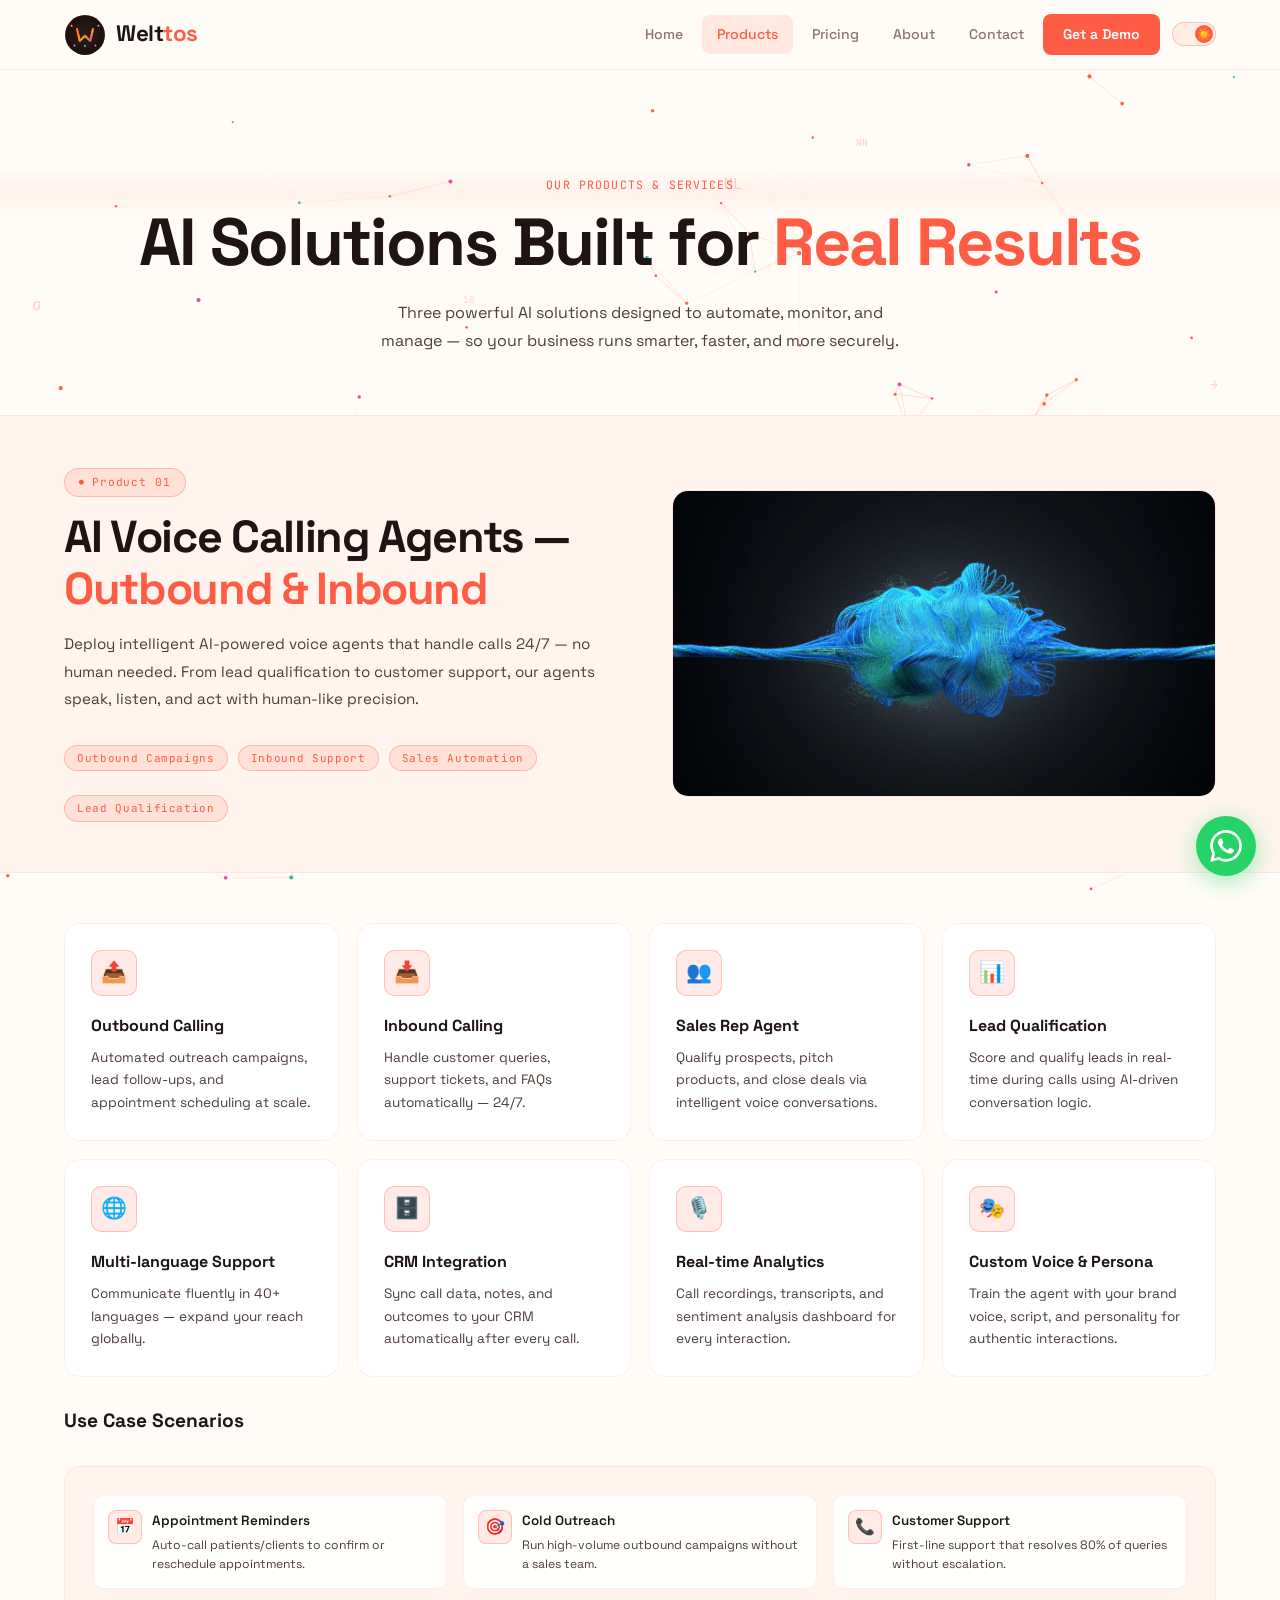
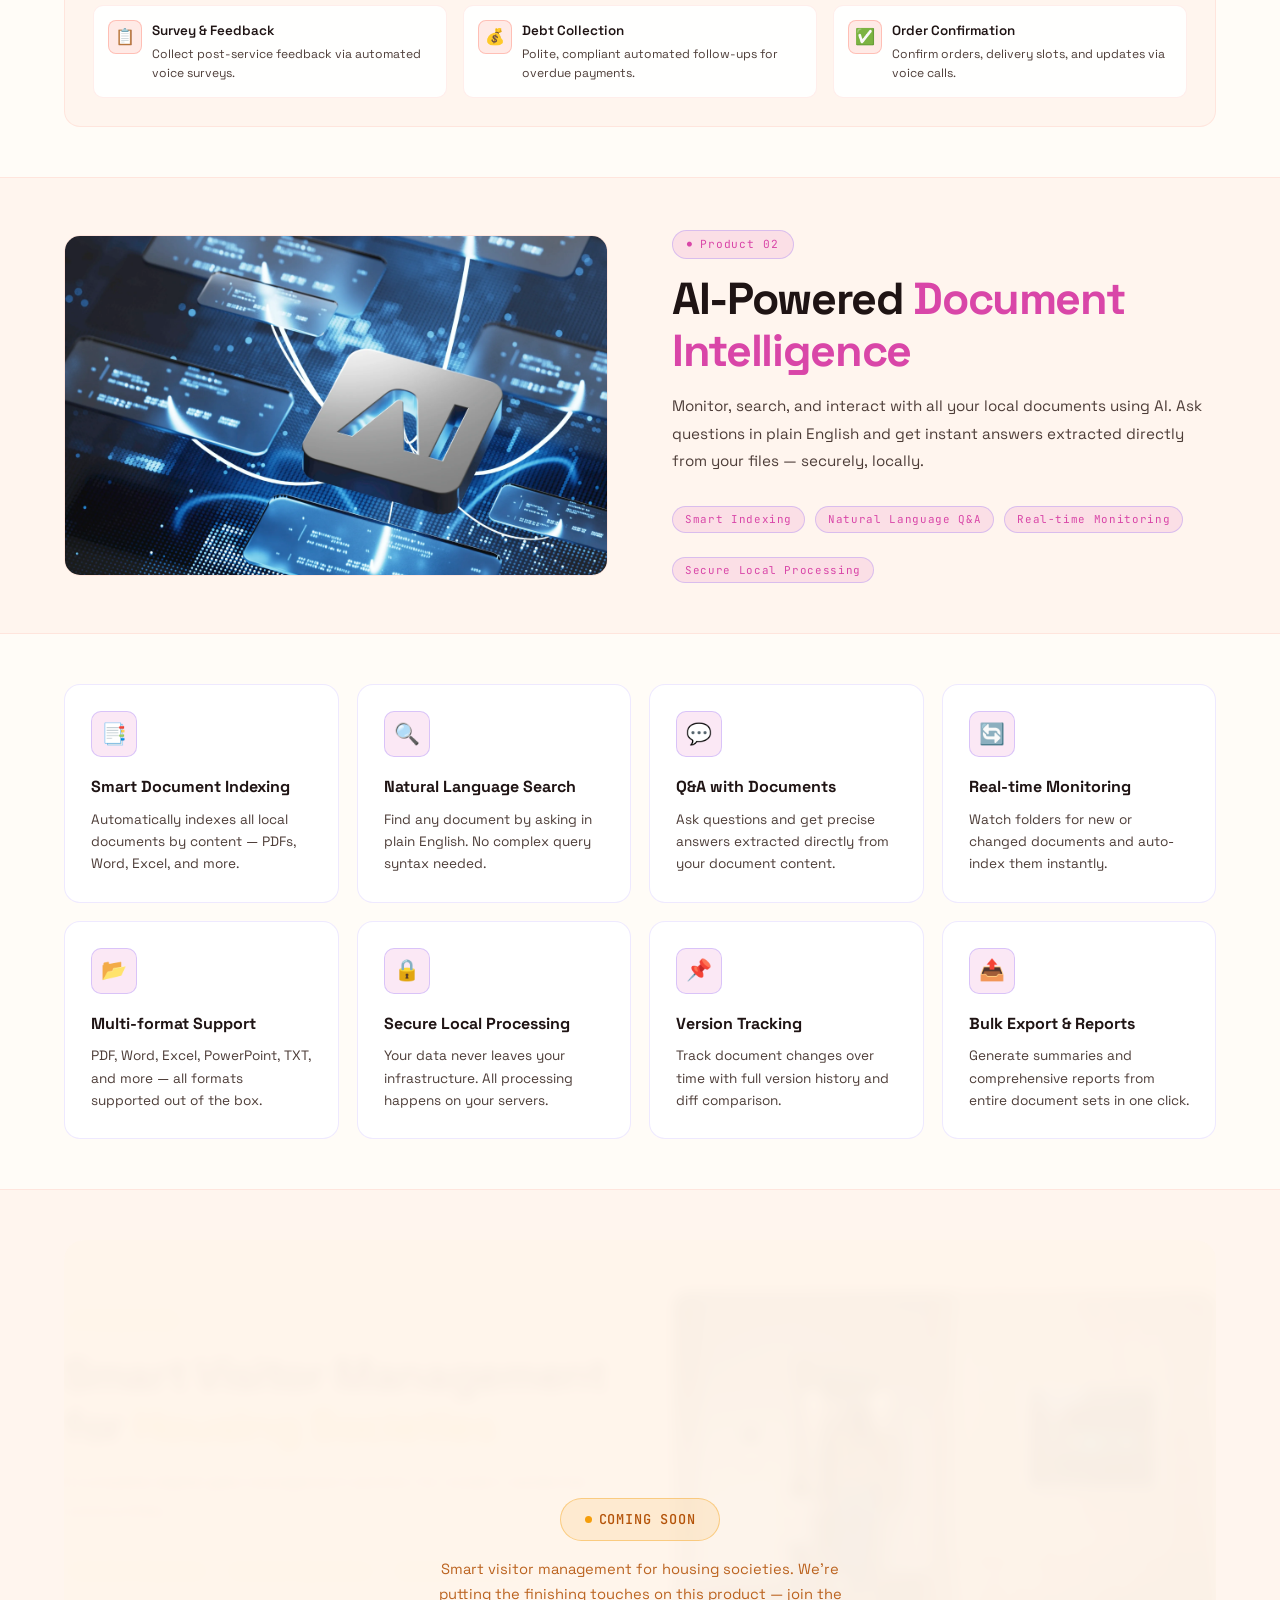
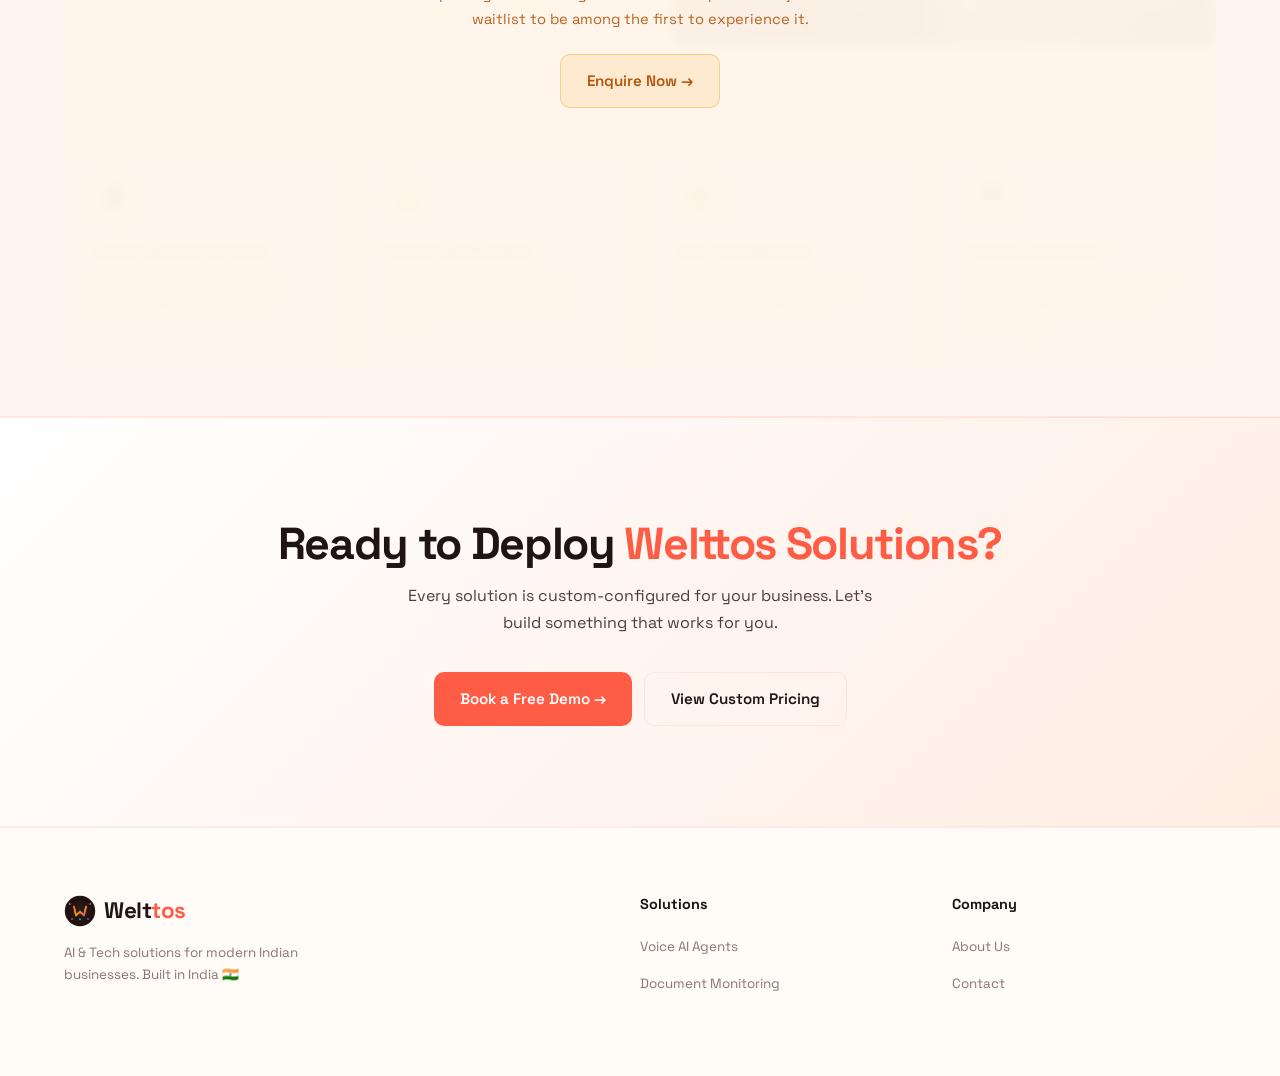
<file: products.html>
<!DOCTYPE html>
<html lang="en" data-theme="light">
<head>
<meta charset="UTF-8"/>
<meta name="viewport" content="width=device-width, initial-scale=1.0"/>
<title>Products — AI Voice Agents, Document AI & MyGate | Welttos</title>
<meta name="description" content="Three AI products: Voice Calling Agents, Document Monitoring, and MyGate App. Custom-built for your business."/>
<meta name="theme-color" content="#FFFCF7"/>
<!-- Open Graph / Social -->
<meta property="og:type" content="website"/>
<meta property="og:title" content="Products — AI Voice Agents, Document AI & MyGate | Welttos"/>
<meta property="og:description" content="Three AI products: Voice Calling Agents, Document Monitoring, and MyGate App. Custom-built for your business."/>
<meta property="og:image" content="https://welttos.com/assets/og-image.png"/>
<meta property="og:image:width" content="1200"/>
<meta property="og:image:height" content="630"/>
<meta property="og:image:alt" content="Welttos — AI Voice Agents, Document AI &amp; Smart Solutions"/>
<meta property="og:url" content="https://welttos.com/products.html"/>
<meta property="og:site_name" content="Welttos"/>
<meta name="twitter:card" content="summary_large_image"/>
<meta name="twitter:title" content="Products — AI Voice Agents, Document AI & MyGate | Welttos"/>
<meta name="twitter:description" content="Three AI products: Voice Calling Agents, Document Monitoring, and MyGate App. Custom-built for your business."/>
<meta name="twitter:image" content="https://welttos.com/assets/og-image.png"/>
<!-- Favicons -->
<link rel="icon" type="image/svg+xml" href="assets/logo.svg"/>
<link rel="icon" type="image/png" sizes="32x32" href="assets/favicon-32x32.png"/>
<link rel="icon" type="image/png" sizes="16x16" href="assets/favicon-16x16.png"/>
<link rel="apple-touch-icon" sizes="180x180" href="assets/apple-touch-icon.png"/>
<link rel="shortcut icon" href="assets/favicon.ico"/>
<link rel="manifest" href="manifest.json"/>
<link rel="canonical" href="https://welttos.com/products.html"/>
<link rel="preconnect" href="https://fonts.googleapis.com"/>
<link rel="preconnect" href="https://fonts.gstatic.com" crossorigin/>
<link href="https://fonts.googleapis.com/css2?family=Space+Grotesk:wght@300;400;500;600;700;800&family=JetBrains+Mono:wght@400;500&display=swap" rel="stylesheet"/>
<link rel="stylesheet" href="css/styles.css"/>
<!-- Structured Data: Organization -->
<script type="application/ld+json">
{
  "@context": "https://schema.org",
  "@type": "Organization",
  "name": "Welttos",
  "alternateName": "Welttos Technologies",
  "url": "https://welttos.com/",
  "logo": "https://welttos.com/assets/icon-512.png",
  "description": "AI & Tech Solutions company building Voice Calling Agents, Document Monitoring Systems, and Smart Visitor Management for modern businesses.",
  "foundingDate": "2025",
  "address": {
    "@type": "PostalAddress",
    "streetAddress": "59/1, Sai Industrial Area, Chovisawadi, Moshi",
    "addressLocality": "Pune",
    "addressRegion": "Maharashtra",
    "postalCode": "412105",
    "addressCountry": "IN"
  },
  "contactPoint": {
    "@type": "ContactPoint",
    "telephone": "+91-8975655663",
    "email": "info@welttos.com",
    "contactType": "sales",
    "areaServed": "IN",
    "availableLanguage": ["English", "Hindi"]
  }
}
</script>
<!-- Structured Data: WebPage -->
<script type="application/ld+json">
{
  "@context": "https://schema.org",
  "@type": "WebPage",
  "name": "Products — Welttos",
  "description": "Three AI solutions: Voice Calling Agents, Document Monitoring System, and MyGate App. Custom-built for your business.",
  "url": "https://welttos.com/products.html",
  "isPartOf": {
    "@type": "WebSite",
    "name": "Welttos",
    "url": "https://welttos.com/"
  }
}
</script>
<!-- Structured Data: Services -->
<script type="application/ld+json">
{
  "@context": "https://schema.org",
  "@type": "ItemList",
  "itemListElement": [
    {
      "@type": "Service",
      "position": 1,
      "name": "AI Voice Calling Agents",
      "description": "Autonomous inbound and outbound AI voice calling agents that handle leads, support tickets, and sales 24/7 with human-like precision. Supports 40+ languages with CRM integration.",
      "provider": {
        "@type": "Organization",
        "name": "Welttos",
        "url": "https://welttos.com/"
      },
      "areaServed": {
        "@type": "Country",
        "name": "India"
      },
      "serviceType": "AI Voice Automation"
    },
    {
      "@type": "Service",
      "position": 2,
      "name": "Document Monitoring System",
      "description": "AI-powered document intelligence platform. Index, search, and chat with local documents using natural language. On-premise, secure, with real-time change monitoring.",
      "provider": {
        "@type": "Organization",
        "name": "Welttos",
        "url": "https://welttos.com/"
      },
      "areaServed": {
        "@type": "Country",
        "name": "India"
      },
      "serviceType": "Document Intelligence"
    },
    {
      "@type": "Service",
      "position": 3,
      "name": "MyGate App",
      "description": "Smart visitor management for housing societies — digital gate access, resident approvals, and guard dashboards. Currently in development.",
      "provider": {
        "@type": "Organization",
        "name": "Welttos",
        "url": "https://welttos.com/"
      },
      "areaServed": {
        "@type": "Country",
        "name": "India"
      },
      "serviceType": "Visitor Management"
    }
  ]
}
</script>
<!-- Structured Data: BreadcrumbList -->
<script type="application/ld+json">
{
  "@context": "https://schema.org",
  "@type": "BreadcrumbList",
  "itemListElement": [
    {
      "@type": "ListItem",
      "position": 1,
      "name": "Home",
      "item": "https://welttos.com/"
    },
    {
      "@type": "ListItem",
      "position": 2,
      "name": "Products",
      "item": "https://welttos.com/products.html"
    }
  ]
}
</script>

<!-- ════════════════════════════════════════════════
  GOOGLE ANALYTICS 4 — UNCOMMENT AND ADD YOUR ID
  Get your Measurement ID from https://analytics.google.com
  (Create a property → Web stream → copy the "G-XXXXXXXXXX" ID)
═══════════════════════════════════════════════════ -->
<!--
<script async src="https://www.googletagmanager.com/gtag/js?id=G-XXXXXXXXXX"></script>
<script>
  window.dataLayer = window.dataLayer || [];
  function gtag(){dataLayer.push(arguments);}
  gtag('js', new Date());
  gtag('config', 'G-XXXXXXXXXX');
</script>
-->
</head>
<body>

<canvas id="bg-canvas"></canvas>

<nav id="main-nav">
  <a href="index.html" class="logo">
    <div class="logo-mark"><img src="assets/logo.svg" alt="Welttos logo" loading="lazy" decoding="async"/></div>
    Welt<em>tos</em>
  </a>

  <button class="hamburger" id="hamburger-btn" aria-label="Toggle navigation menu" aria-expanded="false" aria-controls="nav-sidebar">
    <span class="hamburger-bars"><span></span></span>
  </button>

  <div class="nav-links" id="nav-sidebar">
    <div class="sidebar-header">Navigation</div>
    <a href="index.html">Home</a>
    <a href="products.html" class="active">Products</a>
    <a href="pricing.html">Pricing</a>
    <a href="about.html">About</a>
    <a href="contact.html">Contact</a>
    <a href="contact.html" class="nav-cta">Get a Demo</a>
    <button class="theme-toggle" onclick="toggleTheme()" aria-label="Toggle theme" title="Toggle light/dark theme">
      <div class="theme-toggle-thumb" id="theme-icon">🌙</div>
    </button>
  </div>

  <div class="sidebar-backdrop" id="sidebar-backdrop"></div>
</nav>

<main>
  <section class="pd-hero">
    <div class="sec-tag">Our Products &amp; Services</div>
    <h1>AI Solutions Built for <span class="hl">Real Results</span></h1>
    <p class="sec-sub" style="margin:0 auto">Three powerful AI solutions designed to automate, monitor, and manage — so your business runs smarter, faster, and more securely.</p>
  </section>

  <!-- PRODUCT 01: VOICE AGENTS -->
  <div class="pds" style="background:var(--sec-alt);border-top:1px solid var(--border);border-bottom:1px solid var(--border);">
    <div class="fu">
      <div class="pbadge pb-c">Product 01</div>
      <h2>AI Voice Calling Agents —<br><span class="hl">Outbound &amp; Inbound</span></h2>
      <p style="color:var(--text2);margin-top:14px;line-height:1.8;font-size:.95rem;">Deploy intelligent AI-powered voice agents that handle calls 24/7 — no human needed. From lead qualification to customer support, our agents speak, listen, and act with human-like precision.</p>
      <div style="display:flex;gap:10px;flex-wrap:wrap;margin:18px 0 0;">
        <span class="prod-tag">Outbound Campaigns</span>
        <span class="prod-tag">Inbound Support</span>
        <span class="prod-tag">Sales Automation</span>
        <span class="prod-tag">Lead Qualification</span>
      </div>
    </div>
    <div class="fu">
      <img src="images/ai-voice-agents.png" alt="Voice Agents" style="width:100%;border-radius:16px;border:1px solid var(--border);display:block;object-fit:cover;" loading="lazy" decoding="async"/>
    </div>
  </div>

  <section style="padding:50px 5vw;">
    <div class="f4-grid">
      <div class="f-card fu"><div class="f-icon">📤</div><h3>Outbound Calling</h3><p>Automated outreach campaigns, lead follow-ups, and appointment scheduling at scale.</p></div>
      <div class="f-card fu"><div class="f-icon">📥</div><h3>Inbound Calling</h3><p>Handle customer queries, support tickets, and FAQs automatically — 24/7.</p></div>
      <div class="f-card fu"><div class="f-icon">👥</div><h3>Sales Rep Agent</h3><p>Qualify prospects, pitch products, and close deals via intelligent voice conversations.</p></div>
      <div class="f-card fu"><div class="f-icon">📊</div><h3>Lead Qualification</h3><p>Score and qualify leads in real-time during calls using AI-driven conversation logic.</p></div>
      <div class="f-card fu"><div class="f-icon">🌐</div><h3>Multi-language Support</h3><p>Communicate fluently in 40+ languages — expand your reach globally.</p></div>
      <div class="f-card fu"><div class="f-icon">🗄️</div><h3>CRM Integration</h3><p>Sync call data, notes, and outcomes to your CRM automatically after every call.</p></div>
      <div class="f-card fu"><div class="f-icon">🎙️</div><h3>Real-time Analytics</h3><p>Call recordings, transcripts, and sentiment analysis dashboard for every interaction.</p></div>
      <div class="f-card fu"><div class="f-icon">🎭</div><h3>Custom Voice &amp; Persona</h3><p>Train the agent with your brand voice, script, and personality for authentic interactions.</p></div>
    </div>
    <h3 style="font-family:'Space Grotesk',sans-serif;font-weight:700;font-size:1.2rem;color:var(--text);margin:28px 0;">Use Case Scenarios</h3>
    <div class="uc-grid">
      <div class="uc-item"><div class="uc-icon">📅</div><div><div class="uc-t">Appointment Reminders</div><div class="uc-d">Auto-call patients/clients to confirm or reschedule appointments.</div></div></div>
      <div class="uc-item"><div class="uc-icon">🎯</div><div><div class="uc-t">Cold Outreach</div><div class="uc-d">Run high-volume outbound campaigns without a sales team.</div></div></div>
      <div class="uc-item"><div class="uc-icon">📞</div><div><div class="uc-t">Customer Support</div><div class="uc-d">First-line support that resolves 80% of queries without escalation.</div></div></div>
      <div class="uc-item"><div class="uc-icon">📋</div><div><div class="uc-t">Survey &amp; Feedback</div><div class="uc-d">Collect post-service feedback via automated voice surveys.</div></div></div>
      <div class="uc-item"><div class="uc-icon">💰</div><div><div class="uc-t">Debt Collection</div><div class="uc-d">Polite, compliant automated follow-ups for overdue payments.</div></div></div>
      <div class="uc-item"><div class="uc-icon">✅</div><div><div class="uc-t">Order Confirmation</div><div class="uc-d">Confirm orders, delivery slots, and updates via voice calls.</div></div></div>
    </div>
  </section>

  <!-- PRODUCT 02: DOCUMENT MONITORING -->
  <div class="pds" style="background:var(--sec-alt);border-top:1px solid var(--border);border-bottom:1px solid var(--border);">
    <div class="fu">
      <img src="images/document-monitoring.png" alt="Document Monitoring" style="width:100%;border-radius:16px;border:1px solid var(--border);display:block;" loading="lazy" decoding="async"/>
    </div>
    <div class="fu">
      <div class="pbadge pb-v">Product 02</div>
      <h2>AI-Powered <span class="hlv">Document Intelligence</span></h2>
      <p style="color:var(--text2);margin-top:14px;line-height:1.8;font-size:.95rem;">Monitor, search, and interact with all your local documents using AI. Ask questions in plain English and get instant answers extracted directly from your files — securely, locally.</p>
      <div style="display:flex;gap:10px;flex-wrap:wrap;margin:18px 0 0;">
        <span class="prod-tag prod-tag-v">Smart Indexing</span>
        <span class="prod-tag prod-tag-v">Natural Language Q&amp;A</span>
        <span class="prod-tag prod-tag-v">Real-time Monitoring</span>
        <span class="prod-tag prod-tag-v">Secure Local Processing</span>
      </div>
    </div>
  </div>

  <section style="padding:50px 5vw;">
    <div class="f4-grid">
      <div class="f-card fu" style="border-color:rgba(139,111,255,.15)"><div class="f-icon" style="background:var(--violet2);border-color:rgba(139,111,255,.3)">📑</div><h3>Smart Document Indexing</h3><p>Automatically indexes all local documents by content — PDFs, Word, Excel, and more.</p></div>
      <div class="f-card fu" style="border-color:rgba(139,111,255,.15)"><div class="f-icon" style="background:var(--violet2);border-color:rgba(139,111,255,.3)">🔍</div><h3>Natural Language Search</h3><p>Find any document by asking in plain English. No complex query syntax needed.</p></div>
      <div class="f-card fu" style="border-color:rgba(139,111,255,.15)"><div class="f-icon" style="background:var(--violet2);border-color:rgba(139,111,255,.3)">💬</div><h3>Q&amp;A with Documents</h3><p>Ask questions and get precise answers extracted directly from your document content.</p></div>
      <div class="f-card fu" style="border-color:rgba(139,111,255,.15)"><div class="f-icon" style="background:var(--violet2);border-color:rgba(139,111,255,.3)">🔄</div><h3>Real-time Monitoring</h3><p>Watch folders for new or changed documents and auto-index them instantly.</p></div>
      <div class="f-card fu" style="border-color:rgba(139,111,255,.15)"><div class="f-icon" style="background:var(--violet2);border-color:rgba(139,111,255,.3)">📂</div><h3>Multi-format Support</h3><p>PDF, Word, Excel, PowerPoint, TXT, and more — all formats supported out of the box.</p></div>
      <div class="f-card fu" style="border-color:rgba(139,111,255,.15)"><div class="f-icon" style="background:var(--violet2);border-color:rgba(139,111,255,.3)">🔒</div><h3>Secure Local Processing</h3><p>Your data never leaves your infrastructure. All processing happens on your servers.</p></div>
      <div class="f-card fu" style="border-color:rgba(139,111,255,.15)"><div class="f-icon" style="background:var(--violet2);border-color:rgba(139,111,255,.3)">📌</div><h3>Version Tracking</h3><p>Track document changes over time with full version history and diff comparison.</p></div>
      <div class="f-card fu" style="border-color:rgba(139,111,255,.15)"><div class="f-icon" style="background:var(--violet2);border-color:rgba(139,111,255,.3)">📤</div><h3>Bulk Export &amp; Reports</h3><p>Generate summaries and comprehensive reports from entire document sets in one click.</p></div>
    </div>
  </section>

  <!-- PRODUCT 03: MYGATE — COMING SOON -->
  <section class="sec-alt-bg" style="padding:50px 5vw;">
    <div style="position:relative;border-radius:20px;overflow:hidden;">
      <div style="opacity:.25;filter:blur(4px);pointer-events:none;">
        <div class="pds" style="background:var(--sec-alt);padding:50px 0;">
          <div>
            <div class="pbadge pb-a">Product 03</div>
            <h2>Smart Visitor Management for <span style="color:var(--amber)">Housing Societies</span></h2>
            <p style="color:var(--text2);margin-top:14px;line-height:1.8;">A complete digital gate management solution for modern residential communities.</p>
            <div style="display:flex;gap:10px;flex-wrap:wrap;margin:18px 0 0;">
              <span class="prod-tag prod-tag-a">Visitor Requests</span>
              <span class="prod-tag prod-tag-a">Instant Approvals</span>
              <span class="prod-tag prod-tag-a">Guard Dashboard</span>
              <span class="prod-tag prod-tag-a">Delivery Management</span>
            </div>
          </div>
          <div>
            <img src="images/my-gate-app.png" alt="MyGate" style="width:100%;border-radius:16px;border:1px solid var(--border);display:block;" loading="lazy" decoding="async"/>
          </div>
        </div>
        <div class="f4-grid" style="margin-top:50px;">
          <div class="f-card" style="border-color:rgba(255,184,48,.15)"><div class="f-icon" style="background:var(--amberglow);border-color:rgba(255,184,48,.3)">📱</div><h3>Visitor Request System</h3><p>Visitor sends an entry request from the gate via the app.</p></div>
          <div class="f-card" style="border-color:rgba(255,184,48,.15)"><div class="f-icon" style="background:var(--amberglow);border-color:rgba(255,184,48,.3)">🔔</div><h3>Instant Notification</h3><p>Resident receives a real-time push notification with visitor details.</p></div>
          <div class="f-card" style="border-color:rgba(255,184,48,.15)"><div class="f-icon" style="background:var(--amberglow);border-color:rgba(255,184,48,.3)">✅</div><h3>One-tap Approval</h3><p>Resident approves or denies entry with a single tap.</p></div>
          <div class="f-card" style="border-color:rgba(255,184,48,.15)"><div class="f-icon" style="background:var(--amberglow);border-color:rgba(255,184,48,.3)">🖥️</div><h3>Guard Dashboard</h3><p>Guard sees all approved visitors and manages gate access seamlessly.</p></div>
        </div>
      </div>
      <div style="position:absolute;inset:0;display:flex;flex-direction:column;align-items:center;justify-content:center;gap:16px;background:var(--cs-overlay);backdrop-filter:blur(5px);border-radius:20px;padding:40px;">
        <div class="cs-badge" style="font-size:.85rem;padding:9px 24px;"><div class="cs-badge-dot"></div>COMING SOON</div>
        <div style="font-size:.92rem;color:var(--cs-badge-text);text-align:center;max-width:440px;line-height:1.7;opacity:.9;">Smart visitor management for housing societies. We're putting the finishing touches on this product — join the waitlist to be among the first to experience it.</div>
        <a href="contact.html" class="btn" style="margin-top:6px;background:var(--cs-badge-bg);color:var(--cs-badge-text);border:1px solid var(--cs-badge-bor);">Enquire Now →</a>
      </div>
    </div>
  </section>

  <div class="cta-band">
    <h2>Ready to Deploy <span class="hl">Welttos Solutions?</span></h2>
    <p>Every solution is custom-configured for your business. Let's build something that works for you.</p>
    <div class="cta-btns">
      <a href="contact.html" class="btn btn-fill">Book a Free Demo →</a>
      <a href="pricing.html" class="btn btn-outline">View Custom Pricing</a>
    </div>
  </div>
</main>

<footer>
  <div class="fg">
    <div class="fb">
      <a href="index.html" class="logo" style="margin-bottom:0">
        <div class="logo-mark logo-mark-sm"><img src="assets/logo.svg" alt="Welttos logo" loading="lazy" decoding="async"/></div>
        Welt<em>tos</em>
      </a>
      <p>AI &amp; Tech solutions for modern Indian businesses. Built in India 🇮🇳</p>
    </div>
    <div class="fc">
      <h4>Solutions</h4>
      <ul>
        <li><a href="products.html">Voice AI Agents</a></li>
        <li><a href="products.html">Document Monitoring</a></li>
        <!-- <li><a href="products.html">MyGate App</a></li> --> <!-- enabled in future release -->
      </ul>
    </div>
    <div class="fc">
      <h4>Company</h4>
      <ul>
        <li><a href="about.html">About Us</a></li>
        <li><a href="contact.html">Contact</a></li>
      </ul>
    </div>
  </div>
</footer>

<script src="js/main.js" defer></script>

<!-- WhatsApp Click-to-Chat -->
<a href="https://wa.me/918975655663?text=Hi!%20I%27d%20like%20to%20know%20more%20about%20Welttos%27s%20AI%20solutions."
   class="whatsapp-fab"
   target="_blank"
   rel="noopener"
   aria-label="Chat with Welttos on WhatsApp">
  <svg viewBox="0 0 24 24" xmlns="http://www.w3.org/2000/svg" aria-hidden="true">
    <path d="M17.472 14.382c-.297-.149-1.758-.867-2.03-.967-.273-.099-.471-.148-.67.15-.197.297-.767.966-.94 1.164-.173.199-.347.223-.644.075-.297-.15-1.255-.463-2.39-1.475-.883-.788-1.48-1.761-1.653-2.059-.173-.297-.018-.458.13-.606.134-.133.298-.347.446-.52.149-.174.198-.298.298-.497.099-.198.05-.371-.025-.52-.075-.149-.669-1.612-.916-2.207-.242-.579-.487-.5-.669-.51-.173-.008-.371-.01-.57-.01-.198 0-.52.074-.792.372-.272.297-1.04 1.016-1.04 2.479 0 1.462 1.065 2.875 1.213 3.074.149.198 2.096 3.2 5.077 4.487.709.306 1.262.489 1.694.625.712.227 1.36.195 1.871.118.571-.085 1.758-.719 2.006-1.413.248-.694.248-1.289.173-1.413-.074-.124-.272-.198-.57-.347m-5.421 7.403h-.004a9.87 9.87 0 01-5.031-1.378l-.361-.214-3.741.982.998-3.648-.235-.374a9.86 9.86 0 01-1.51-5.26c.001-5.45 4.436-9.884 9.888-9.884 2.64 0 5.122 1.03 6.988 2.898a9.825 9.825 0 012.893 6.994c-.003 5.45-4.437 9.884-9.885 9.884m8.413-18.297A11.815 11.815 0 0012.05 0C5.495 0 .16 5.335.157 11.892c0 2.096.547 4.142 1.588 5.945L.057 24l6.305-1.654a11.882 11.882 0 005.683 1.448h.005c6.554 0 11.89-5.335 11.893-11.893A11.821 11.821 0 0020.464 3.488"/>
  </svg>
</a>
</body>
</html>
</file>
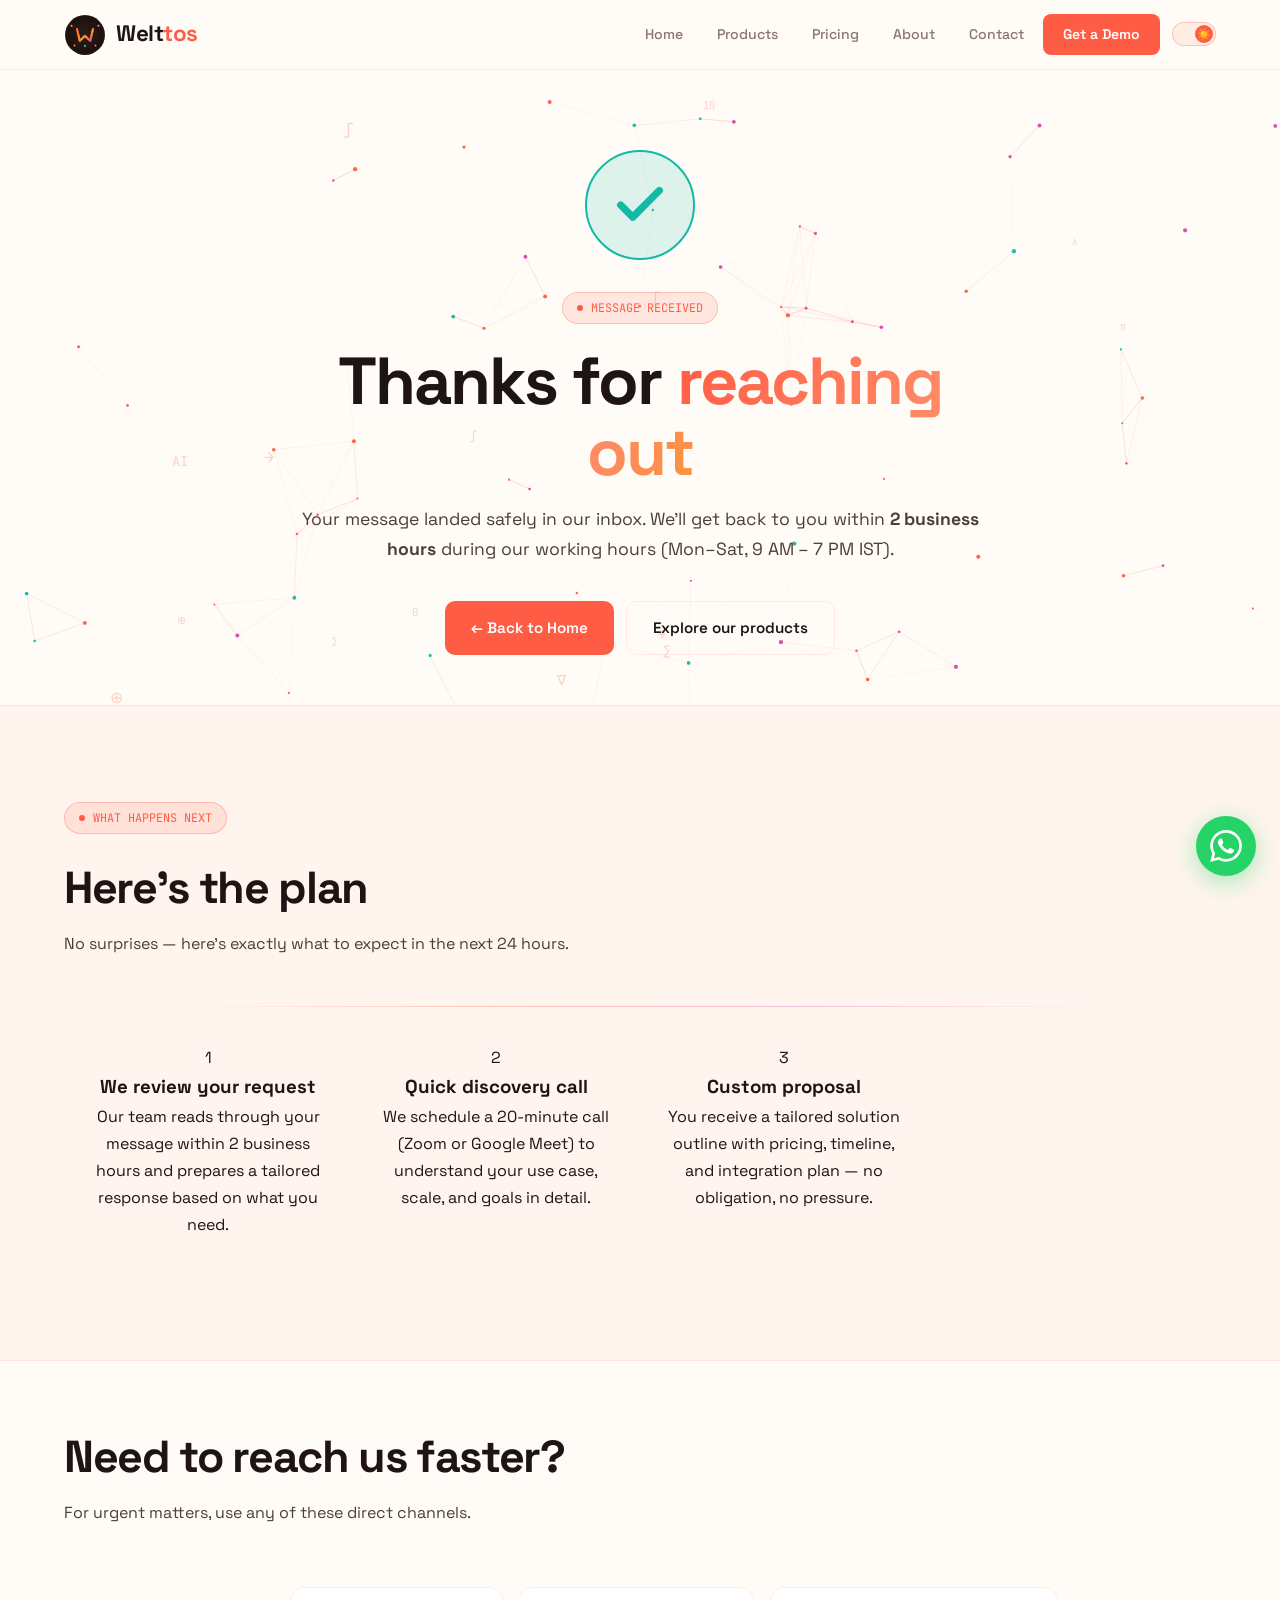
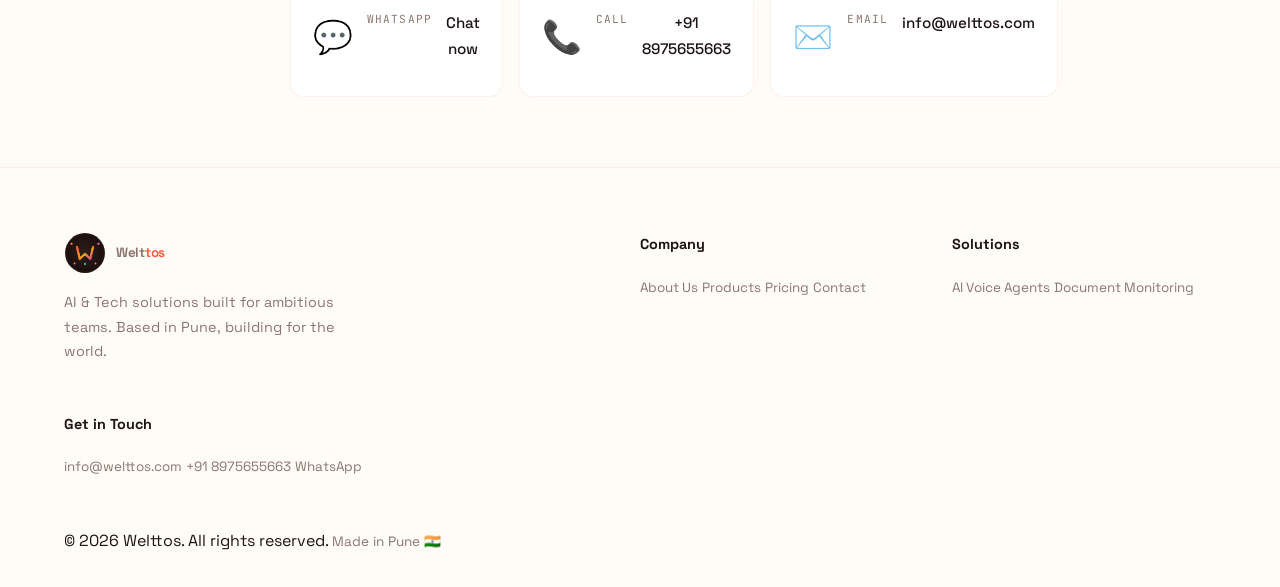
<file: thank-you.html>
<!DOCTYPE html>
<html lang="en" data-theme="light">
<head>
<meta charset="UTF-8"/>
<meta name="viewport" content="width=device-width, initial-scale=1.0"/>
<title>Thank You — Welttos</title>

<!-- Tell Google not to index this page (it's a conversion landing page, not content) -->
<meta name="robots" content="noindex, nofollow"/>
<meta name="description" content="Thanks for reaching out to Welttos. We'll respond within 2 business hours."/>
<meta name="theme-color" content="#FFFCF7"/>

<!-- Favicons -->
<link rel="icon" type="image/svg+xml" href="assets/logo.svg"/>
<link rel="icon" type="image/png" sizes="32x32" href="assets/favicon-32x32.png"/>
<link rel="icon" type="image/png" sizes="16x16" href="assets/favicon-16x16.png"/>
<link rel="apple-touch-icon" sizes="180x180" href="assets/apple-touch-icon.png"/>
<link rel="shortcut icon" href="assets/favicon.ico"/>
<link rel="manifest" href="manifest.json"/>

<!-- Fonts + CSS -->
<link rel="preconnect" href="https://fonts.googleapis.com"/>
<link rel="preconnect" href="https://fonts.gstatic.com" crossorigin/>
<link href="https://fonts.googleapis.com/css2?family=Space+Grotesk:wght@300;400;500;600;700;800&family=JetBrains+Mono:wght@400;500&display=swap" rel="stylesheet"/>
<link rel="stylesheet" href="css/styles.css"/>

<!-- ════════════════════════════════════════════════════════════
  AD CAMPAIGN CONVERSION TRACKING
  Uncomment + paste in your tracking IDs after you set up campaigns.
═══════════════════════════════════════════════════════════════ -->

<!-- ─── Google Ads conversion tracking ─── -->
<!-- Get the snippet from Ads → Tools → Conversions → Action → Tag setup
<script async src="https://www.googletagmanager.com/gtag/js?id=AW-XXXXXXXXXX"></script>
<script>
  window.dataLayer = window.dataLayer || [];
  function gtag(){dataLayer.push(arguments);}
  gtag('js', new Date());
  gtag('config', 'AW-XXXXXXXXXX');
  gtag('event', 'conversion', {'send_to': 'AW-XXXXXXXXXX/XXXXXXXXX'});
</script>
-->

<!-- ─── Meta (Facebook + Instagram) Pixel — Lead event ─── -->
<!--
<script>
  !function(f,b,e,v,n,t,s){if(f.fbq)return;n=f.fbq=function(){n.callMethod?
  n.callMethod.apply(n,arguments):n.queue.push(arguments)};if(!f._fbq)f._fbq=n;
  n.push=n;n.loaded=!0;n.version='2.0';n.queue=[];t=b.createElement(e);t.async=!0;
  t.src=v;s=b.getElementsByTagName(e)[0];s.parentNode.insertBefore(t,s)}(window,
  document,'script','https://connect.facebook.net/en_US/fbevents.js');
  fbq('init', 'YOUR_PIXEL_ID');
  fbq('track', 'PageView');
  fbq('track', 'Lead');
</script>
-->

<!-- ─── LinkedIn Insight Tag — conversion ─── -->
<!--
<script type="text/javascript">
_linkedin_partner_id = "YOUR_PARTNER_ID";
window._linkedin_data_partner_ids = window._linkedin_data_partner_ids || [];
window._linkedin_data_partner_ids.push(_linkedin_partner_id);
</script>
<script type="text/javascript">
(function(l) {
if (!l){window.lintrk = function(a,b){window.lintrk.q.push([a,b])};
window.lintrk.q=[]}
var s = document.getElementsByTagName("script")[0];
var b = document.createElement("script");
b.type = "text/javascript";b.async = true;
b.src = "https://snap.licdn.com/li.lms-analytics/insight.min.js";
s.parentNode.insertBefore(b, s);})(window.lintrk);
</script>
-->

<!-- ─── Google Analytics 4 — track form submission as conversion event ─── -->
<!-- This fires automatically once GA4 is set up on the main pages; this snippet
     additionally fires a custom "generate_lead" event for ad-funnel attribution.
<script async src="https://www.googletagmanager.com/gtag/js?id=G-XXXXXXXXXX"></script>
<script>
  window.dataLayer = window.dataLayer || [];
  function gtag(){dataLayer.push(arguments);}
  gtag('js', new Date());
  gtag('config', 'G-XXXXXXXXXX');
  gtag('event', 'generate_lead', { 'currency': 'INR', 'value': 0 });
</script>
-->

</head>
<body>

<canvas id="bg-canvas"></canvas>

<nav id="main-nav">
  <a href="index.html" class="logo">
    <div class="logo-mark"><img src="assets/logo.svg" alt="Welttos logo" decoding="async"/></div>
    Welt<em>tos</em>
  </a>

  <button class="hamburger" id="hamburger-btn" aria-label="Toggle navigation menu" aria-expanded="false" aria-controls="nav-sidebar">
    <span class="hamburger-bars"><span></span></span>
  </button>

  <div class="nav-links" id="nav-sidebar">
    <div class="sidebar-header">Navigation</div>
    <a href="index.html">Home</a>
    <a href="products.html">Products</a>
    <a href="pricing.html">Pricing</a>
    <a href="about.html">About</a>
    <a href="contact.html">Contact</a>
    <a href="contact.html" class="nav-cta">Get a Demo</a>
    <button class="theme-toggle" onclick="toggleTheme()" aria-label="Toggle theme" title="Toggle light/dark theme">
      <div class="theme-toggle-thumb" id="theme-icon">☀️</div>
    </button>
  </div>

  <div class="sidebar-backdrop" id="sidebar-backdrop"></div>
</nav>

<main>

  <section style="padding: 80px 5vw 50px; text-align: center; position: relative;">
    <div style="max-width: 720px; margin: 0 auto;">

      <!-- Animated checkmark in a green circle -->
      <div style="width: 110px; height: 110px; border-radius: 50%; background: rgba(20,184,166,0.15); border: 2px solid #14B8A6; display: flex; align-items: center; justify-content: center; margin: 0 auto 32px; animation: pop .6s cubic-bezier(.34,1.56,.64,1) both;">
        <svg width="58" height="58" viewBox="0 0 24 24" fill="none" stroke="#14B8A6" stroke-width="3" stroke-linecap="round" stroke-linejoin="round" style="animation: draw .8s ease .3s both;">
          <polyline points="20 6 9 17 4 12"/>
        </svg>
      </div>

      <div class="chip" style="margin-bottom: 22px;"><div class="chip-dot"></div>MESSAGE RECEIVED</div>

      <h1 style="margin-bottom: 18px;">Thanks for <span class="grad">reaching out</span></h1>
      <p style="font-size: 1.1rem; color: var(--text2); line-height: 1.7; margin-bottom: 36px;">
        Your message landed safely in our inbox. We'll get back to you within <strong>2 business hours</strong> during our working hours (Mon–Sat, 9 AM – 7 PM IST).
      </p>

      <div class="btns" style="justify-content: center;">
        <a href="index.html" class="btn btn-fill">← Back to Home</a>
        <a href="products.html" class="btn btn-outline">Explore our products</a>
      </div>
    </div>
  </section>

  <!-- What happens next -->
  <section class="sec-alt-bg">
    <div class="sec-hd">
      <div class="chip"><div class="chip-dot"></div>WHAT HAPPENS NEXT</div>
      <h2>Here's <span class="grad">the plan</span></h2>
      <p class="sec-sub">No surprises — here's exactly what to expect in the next 24 hours.</p>
    </div>

    <div class="steps">
      <div class="step">
        <div class="step-num">1</div>
        <h3 class="step-title">We review your request</h3>
        <p class="step-desc">Our team reads through your message within 2 business hours and prepares a tailored response based on what you need.</p>
      </div>
      <div class="step">
        <div class="step-num">2</div>
        <h3 class="step-title">Quick discovery call</h3>
        <p class="step-desc">We schedule a 20-minute call (Zoom or Google Meet) to understand your use case, scale, and goals in detail.</p>
      </div>
      <div class="step">
        <div class="step-num">3</div>
        <h3 class="step-title">Custom proposal</h3>
        <p class="step-desc">You receive a tailored solution outline with pricing, timeline, and integration plan — no obligation, no pressure.</p>
      </div>
    </div>
  </section>

  <!-- Side channels -->
  <section style="padding: 70px 5vw;">
    <div class="sec-hd">
      <h2>Need to reach us <span class="grad">faster?</span></h2>
      <p class="sec-sub">For urgent matters, use any of these direct channels.</p>
    </div>

    <div style="max-width: 700px; margin: 0 auto; display: grid; grid-template-columns: 1fr 1fr 1fr; gap: 16px;">
      <a href="https://wa.me/918975655663?text=Hi!%20I%20just%20submitted%20the%20form%20on%20welttos.com" target="_blank" rel="noopener" class="ctc-item" style="text-decoration: none; padding: 22px; background: var(--card); border: 1px solid var(--border); border-radius: 14px; text-align: center; transition: transform .25s, border-color .25s;">
        <div style="font-size: 2rem; margin-bottom: 10px;">💬</div>
        <div style="font-family: 'JetBrains Mono', monospace; font-size: .7rem; color: var(--muted); text-transform: uppercase; letter-spacing: .1em; margin-bottom: 4px;">WhatsApp</div>
        <div style="color: var(--text); font-weight: 500; font-size: .95rem;">Chat now</div>
      </a>
      <a href="tel:+918975655663" class="ctc-item" style="text-decoration: none; padding: 22px; background: var(--card); border: 1px solid var(--border); border-radius: 14px; text-align: center; transition: transform .25s, border-color .25s;">
        <div style="font-size: 2rem; margin-bottom: 10px;">📞</div>
        <div style="font-family: 'JetBrains Mono', monospace; font-size: .7rem; color: var(--muted); text-transform: uppercase; letter-spacing: .1em; margin-bottom: 4px;">Call</div>
        <div style="color: var(--text); font-weight: 500; font-size: .95rem;">+91 8975655663</div>
      </a>
      <a href="mailto:info@welttos.com" class="ctc-item" style="text-decoration: none; padding: 22px; background: var(--card); border: 1px solid var(--border); border-radius: 14px; text-align: center; transition: transform .25s, border-color .25s;">
        <div style="font-size: 2rem; margin-bottom: 10px;">✉️</div>
        <div style="font-family: 'JetBrains Mono', monospace; font-size: .7rem; color: var(--muted); text-transform: uppercase; letter-spacing: .1em; margin-bottom: 4px;">Email</div>
        <div style="color: var(--text); font-weight: 500; font-size: .95rem;">info@welttos.com</div>
      </a>
    </div>
  </section>

</main>

<footer>
  <div class="fg">
    <div class="fc">
      <a href="index.html" class="logo" style="margin-bottom: 16px;">
        <div class="logo-mark"><img src="assets/logo.svg" alt="Welttos logo" decoding="async"/></div>
        Welt<em>tos</em>
      </a>
      <p style="color: var(--muted); font-size: .9rem; line-height: 1.7; max-width: 280px;">AI &amp; Tech solutions built for ambitious teams. Based in Pune, building for the world.</p>
    </div>
    <div class="fc">
      <h4>Company</h4>
      <a href="about.html">About Us</a>
      <a href="products.html">Products</a>
      <a href="pricing.html">Pricing</a>
      <a href="contact.html">Contact</a>
    </div>
    <div class="fc">
      <h4>Solutions</h4>
      <a href="products.html#voice">AI Voice Agents</a>
      <a href="products.html#docs">Document Monitoring</a>
      <!-- <a href="products.html#mygate">MyGate App</a> --> <!-- enabled in future release -->
    </div>
    <div class="fc">
      <h4>Get in Touch</h4>
      <a href="mailto:info@welttos.com">info@welttos.com</a>
      <a href="tel:+918975655663">+91 8975655663</a>
      <a href="https://wa.me/918975655663" target="_blank" rel="noopener">WhatsApp</a>
    </div>
  </div>
  <div class="fb">
    <span>© 2026 Welttos. All rights reserved.</span>
    <span style="color: var(--muted); font-size: .85rem;">Made in Pune 🇮🇳</span>
  </div>
</footer>

<style>
@keyframes pop {
  0% { transform: scale(0); opacity: 0; }
  60% { transform: scale(1.1); opacity: 1; }
  100% { transform: scale(1); opacity: 1; }
}
@keyframes draw {
  from { stroke-dasharray: 30; stroke-dashoffset: 30; }
  to { stroke-dasharray: 30; stroke-dashoffset: 0; }
}
.ctc-item:hover { transform: translateY(-4px); border-color: var(--borderc) !important; }
</style>

<!-- WhatsApp Click-to-Chat -->
<a href="https://wa.me/918975655663?text=Hi!%20I%27d%20like%20to%20know%20more%20about%20Welttos%27s%20AI%20solutions."
   class="whatsapp-fab"
   target="_blank"
   rel="noopener"
   aria-label="Chat with Welttos on WhatsApp">
  <svg viewBox="0 0 24 24" xmlns="http://www.w3.org/2000/svg" aria-hidden="true">
    <path d="M17.472 14.382c-.297-.149-1.758-.867-2.03-.967-.273-.099-.471-.148-.67.15-.197.297-.767.966-.94 1.164-.173.199-.347.223-.644.075-.297-.15-1.255-.463-2.39-1.475-.883-.788-1.48-1.761-1.653-2.059-.173-.297-.018-.458.13-.606.134-.133.298-.347.446-.52.149-.174.198-.298.298-.497.099-.198.05-.371-.025-.52-.075-.149-.669-1.612-.916-2.207-.242-.579-.487-.5-.669-.51-.173-.008-.371-.01-.57-.01-.198 0-.52.074-.792.372-.272.297-1.04 1.016-1.04 2.479 0 1.462 1.065 2.875 1.213 3.074.149.198 2.096 3.2 5.077 4.487.709.306 1.262.489 1.694.625.712.227 1.36.195 1.871.118.571-.085 1.758-.719 2.006-1.413.248-.694.248-1.289.173-1.413-.074-.124-.272-.198-.57-.347m-5.421 7.403h-.004a9.87 9.87 0 01-5.031-1.378l-.361-.214-3.741.982.998-3.648-.235-.374a9.86 9.86 0 01-1.51-5.26c.001-5.45 4.436-9.884 9.888-9.884 2.64 0 5.122 1.03 6.988 2.898a9.825 9.825 0 012.893 6.994c-.003 5.45-4.437 9.884-9.885 9.884m8.413-18.297A11.815 11.815 0 0012.05 0C5.495 0 .16 5.335.157 11.892c0 2.096.547 4.142 1.588 5.945L.057 24l6.305-1.654a11.882 11.882 0 005.683 1.448h.005c6.554 0 11.89-5.335 11.893-11.893A11.821 11.821 0 0020.464 3.488"/>
  </svg>
</a>

<script src="js/main.js" defer></script>
</body>
</html>
</file>
<file: css/styles.css>
/* ═══════════════════════════════════════════════
   WELTTOS — DUAL THEME DESIGN SYSTEM
   Light = default · Tomato Red accent
═══════════════════════════════════════════════ */

/* ── LIGHT THEME (default) ── */
[data-theme="light"] {
  --bg:        #FFFCF7;  /* warm cream */
  --bg2:       #FFF5EE;  /* peachy alt sections */
  --bg3:       #FFFFFF;  /* card surfaces */
  --bg4:       #FFEDE3;  /* peach elevated */
  --card:      rgba(255,255,255,0.92);
  --card-h:    rgba(255,255,255,1);
  --primary:   #FF5C45;  /* TOMATO RED — primary accent */
  --primary2:  #E54635;  /* darker tomato (hover) */
  --primglow:  rgba(255,92,69,0.13);
  --violet:    #D946A8;  /* raspberry pink — secondary */
  --violet2:   rgba(217,70,168,0.12);
  --lime:      #14B8A6;  /* teal — accent / positive */
  --limeglow:  rgba(20,184,166,0.12);
  --amber:     #F59E0B;  /* amber — warnings / highlights */
  --amberglow: rgba(245,158,11,0.12);
  --text:      #1F1414;  /* dark warm brown */
  --text2:     #4D3D38;  /* warm gray body text */
  --muted:     #8A766F;  /* warm muted */
  --border:    rgba(255,92,69,0.10);
  --borderc:   rgba(255,92,69,0.30);
  --shadow:    0 4px 24px rgba(255,92,69,0.08);
  --shadow-c:  0 8px 40px rgba(255,92,69,0.18);
  --sec-alt:   #FFF5EE;  /* peachy alt-bg sections */
  --input-bg:  rgba(255,255,255,0.95);
  --input-bor: rgba(255,92,69,0.20);
  --cs-overlay: rgba(255,245,235,0.88);
  --cs-badge-bg: rgba(245,158,11,0.12);
  --cs-badge-bor: rgba(245,158,11,0.40);
  --cs-badge-text: #B45309;
  --cs-dot:     #F59E0B;
  --cs-h:       #92400E;
}

/* ── DARK THEME (optional toggle) ── */
[data-theme="dark"] {
  --bg:        #1A0F0D;  /* very dark warm brown */
  --bg2:       #241715;  /* slightly lighter */
  --bg3:       #2E1D1A;  /* card surfaces */
  --bg4:       #38231F;  /* peach elevated */
  --card:      rgba(255,255,255,0.04);
  --card-h:    rgba(255,122,101,0.07);
  --primary:   #FF7A65;  /* lighter tomato (more visible on dark) */
  --primary2:  #FF5C45;  /* main tomato as hover */
  --primglow:  rgba(255,122,101,0.20);
  --violet:    #FF80C0;  /* light pink */
  --violet2:   rgba(255,128,192,0.16);
  --lime:      #5EEAD4;  /* light teal */
  --limeglow:  rgba(94,234,212,0.13);
  --amber:     #FBBF24;
  --amberglow: rgba(251,191,36,0.15);
  --text:      #FFF5F0;  /* warm white */
  --text2:     #D6C0B8;  /* warm light gray */
  --muted:     #8C766C;
  --border:    rgba(255,255,255,0.07);
  --borderc:   rgba(255,122,101,0.25);
  --shadow:    0 8px 40px rgba(0,0,0,0.5);
  --shadow-c:  0 8px 40px rgba(255,122,101,0.15);
  --sec-alt:   #241715;
  --input-bg:  rgba(255,255,255,0.04);
  --input-bor: rgba(255,255,255,0.10);
  --cs-overlay: rgba(26,15,13,0.82);
  --cs-badge-bg: rgba(251,191,36,0.15);
  --cs-badge-bor: rgba(251,191,36,0.40);
  --cs-badge-text: #FBBF24;
  --cs-dot:     #FBBF24;
  --cs-h:       #FCD34D;
}

/* ── BASE ── */
*, *::before, *::after { box-sizing: border-box; margin: 0; padding: 0; }
html { scroll-behavior: smooth; -webkit-text-size-adjust: 100%; }
body {
  background: var(--bg);
  color: var(--text);
  font-family: 'Space Grotesk', sans-serif;
  font-size: 16px;
  line-height: 1.7;
  overflow-x: clip;
  transition: background .35s, color .35s;
  animation: pageFadeIn .4s ease both;
  min-height: 100vh;
}
@keyframes pageFadeIn { from { opacity: 0; } to { opacity: 1; } }
img { max-width: 100%; height: auto; }
button { font-family: inherit; }

/* ── CANVAS BACKGROUND ── */
#bg-canvas {
  position: fixed; inset: 0; z-index: 0;
  pointer-events: none;
  opacity: 1;
}
main, nav, footer { position: relative; z-index: 1; }

/* ════════════════════════════════════════════════
   NAVIGATION + MOBILE SIDEBAR
═════════════════════════════════════════════════ */
nav {
  position: sticky; top: 0; z-index: 300;
  display: flex; align-items: center; justify-content: space-between;
  padding: 0 5vw; height: 70px;
  background: var(--bg);
  border-bottom: 1px solid var(--border);
  transition: height .3s, background .3s, box-shadow .3s;
}
nav.compact { height: 56px; box-shadow: var(--shadow); }

.logo {
  display: flex; align-items: center; cursor: pointer;
  font-family: 'Space Grotesk', sans-serif; font-size: 1.4rem; font-weight: 800;
  color: var(--text); letter-spacing: -.02em; text-decoration: none;
  z-index: 250;
}
.logo em { color: var(--primary); font-style: normal; }
.logo-mark {
  width: 42px; height: 42px; border-radius: 10px;
  margin-right: 10px; display: flex; align-items: center; justify-content: center;
  overflow: visible; flex-shrink: 0;
}
.logo-mark img {
  width: 100%; height: 100%; display: block;
  transition: transform .4s cubic-bezier(.34,1.56,.64,1);
}
.logo:hover .logo-mark img { transform: rotate(12deg) scale(1.1); }
.logo-mark-sm { width: 32px; height: 32px; border-radius: 8px; margin-right: 8px; }

.nav-links { display: flex; align-items: center; gap: 4px; }
.nav-links a {
  padding: 8px 15px; border-radius: 8px;
  color: var(--muted); font-size: .88rem; font-weight: 500;
  cursor: pointer; text-decoration: none;
  transition: color .2s, background .2s;
}
.nav-links a:hover, .nav-links a.active { color: var(--text); background: var(--primglow); }
.nav-links a.active { color: var(--primary); }
.nav-cta {
  padding: 9px 20px !important;
  background: var(--primary) !important;
  color: #fff !important;
  border-radius: 8px !important;
  font-weight: 600 !important;
  transition: opacity .2s, transform .2s !important;
}
[data-theme="dark"] .nav-cta { color: var(--bg) !important; }
.nav-cta:hover { opacity: .88 !important; transform: translateY(-1px) !important; }

/* ── THEME TOGGLE ── */
.theme-toggle {
  width: 44px; height: 24px; border-radius: 12px;
  background: var(--bg4); border: 1px solid var(--borderc);
  cursor: pointer; position: relative;
  transition: background .3s, border-color .3s;
  flex-shrink: 0; margin-left: 8px;
  display: flex; align-items: center; padding: 2px;
}
.theme-toggle-thumb {
  width: 18px; height: 18px; border-radius: 50%;
  background: var(--primary);
  transition: transform .3s cubic-bezier(.34,1.56,.64,1);
  display: flex; align-items: center; justify-content: center;
  font-size: 11px;
}
[data-theme="light"] .theme-toggle-thumb { transform: translateX(20px); }

/* ── HAMBURGER BUTTON (mobile only) ── */
.nav-hamburger {
  display: none;
  width: 44px; height: 44px;
  background: transparent;
  border: 1px solid var(--border);
  border-radius: 10px;
  cursor: pointer;
  position: relative;
  padding: 0;
  z-index: 260;
  transition: border-color .25s, background .25s;
}
.nav-hamburger:hover { border-color: var(--borderc); background: var(--primglow); }
.nav-hamburger span {
  position: absolute;
  left: 11px; right: 11px;
  height: 2px;
  background: var(--text);
  border-radius: 2px;
  transition: transform .35s cubic-bezier(.22,1,.36,1),
              opacity .25s,
              top .35s cubic-bezier(.22,1,.36,1),
              background .25s;
}
.nav-hamburger span:nth-child(1) { top: 14px; }
.nav-hamburger span:nth-child(2) { top: 21px; }
.nav-hamburger span:nth-child(3) { top: 28px; }
.nav-hamburger.open span { background: var(--primary); }
.nav-hamburger.open span:nth-child(1) { top: 21px; transform: rotate(45deg); }
.nav-hamburger.open span:nth-child(2) { opacity: 0; transform: scaleX(0); }
.nav-hamburger.open span:nth-child(3) { top: 21px; transform: rotate(-45deg); }

/* ── SIDEBAR BACKDROP ── */
.nav-backdrop {
  position: fixed; inset: 0;
  background: rgba(0,0,0,0.55);
  backdrop-filter: blur(4px);
  z-index: 240;
  opacity: 0;
  pointer-events: none;
  transition: opacity .3s;
}
.nav-backdrop.open { opacity: 1; pointer-events: auto; }
[data-theme="light"] .nav-backdrop { background: rgba(30,27,75,0.45); }

/* ════════════════════════════════════════════════
   HERO
═════════════════════════════════════════════════ */
.hero {
  min-height: calc(100vh - 70px);
  display: flex; align-items: center;
  padding: 80px 5vw;
  position: relative; overflow: hidden;
}
.hero-glow {
  position: absolute; border-radius: 50%;
  filter: blur(90px); pointer-events: none;
}
.hero-glow-1 { width: 600px; height: 600px; background: var(--primglow); top: -180px; right: -100px; animation: gd1 14s ease-in-out infinite; }
.hero-glow-2 { width: 450px; height: 450px; background: var(--violet2); bottom: -80px; left: 8%; animation: gd2 18s ease-in-out infinite; }
.hero-glow-3 { width: 280px; height: 280px; background: var(--limeglow); top: 35%; left: 38%; animation: gd3 20s ease-in-out infinite; }
@keyframes gd1 { 0%,100% { transform: translate(0,0); } 50% { transform: translate(-35px,22px); } }
@keyframes gd2 { 0%,100% { transform: translate(0,0); } 50% { transform: translate(22px,-30px); } }
@keyframes gd3 { 0%,100% { transform: translate(0,0); } 50% { transform: translate(-18px,18px); } }

.hero-content { position: relative; max-width: 680px; z-index: 2; width: 100%; }
.chip {
  display: inline-flex; align-items: center; gap: 8px;
  padding: 5px 14px;
  background: var(--primglow);
  border: 1px solid var(--borderc);
  border-radius: 100px;
  font-family: 'JetBrains Mono', monospace;
  font-size: .74rem; color: var(--primary);
  margin-bottom: 28px;
  max-width: 100%;
}
.chip span { overflow: hidden; text-overflow: ellipsis; white-space: nowrap; }
.chip-dot { width: 6px; height: 6px; border-radius: 50%; background: var(--primary); animation: blink 2s infinite; flex-shrink: 0; }
@keyframes blink { 0%,100% { opacity: 1; transform: scale(1); } 50% { opacity: .4; transform: scale(.7); } }

h1 {
  font-family: 'Space Grotesk', sans-serif;
  font-size: clamp(2.2rem, 5.2vw, 4.5rem);
  font-weight: 800; line-height: 1.06;
  letter-spacing: -.03em; color: var(--text);
  margin-bottom: 22px;
}
h1 .grad {
  background: linear-gradient(115deg, #FF5C45 0%, #FF8A65 35%, #F59E0B 70%, #D946A8 100%);
  -webkit-background-clip: text; -webkit-text-fill-color: transparent; background-clip: text;
  background-size: 200% 200%; animation: gradShift 5s ease-in-out infinite;
}
@keyframes gradShift { 0%,100% { background-position: 0% 50%; } 50% { background-position: 100% 50%; } }

.hero-sub { font-size: 1.05rem; color: var(--text2); max-width: 520px; margin-bottom: 36px; line-height: 1.8; }
.btns { display: flex; gap: 12px; flex-wrap: wrap; }

.btn {
  display: inline-flex; align-items: center; gap: 8px;
  padding: 13px 26px; border-radius: 10px;
  font-family: 'Space Grotesk', sans-serif; font-size: .95rem; font-weight: 600;
  cursor: pointer; text-decoration: none; border: none;
  position: relative; overflow: hidden;
  transition: transform .25s, opacity .25s, box-shadow .25s;
}
.btn-fill { background: var(--primary); color: #fff; }
[data-theme="dark"] .btn-fill { color: var(--bg); }
.btn-fill:hover { transform: translateY(-2px); box-shadow: 0 8px 24px var(--primglow); }
.btn-outline { background: transparent; color: var(--text); border: 1px solid var(--border); }
.btn-outline:hover { border-color: var(--primary); color: var(--primary); background: var(--primglow); }
.btn .ripple {
  position: absolute; border-radius: 50%;
  background: rgba(255,255,255,.25);
  transform: scale(0); opacity: 1;
  animation: rpl .55s linear; pointer-events: none;
}
@keyframes rpl { to { transform: scale(4); opacity: 0; } }

/* ════════════════════════════════════════════════
   SECTIONS
═════════════════════════════════════════════════ */
section { padding: 96px 5vw; position: relative; }
.sec-tag {
  font-family: 'JetBrains Mono', monospace; font-size: .72rem;
  color: var(--primary); letter-spacing: .1em; text-transform: uppercase;
  margin-bottom: 12px; display: inline-block;
}
h2 {
  font-family: 'Space Grotesk', sans-serif;
  font-size: clamp(1.7rem, 3.5vw, 2.8rem);
  font-weight: 800; letter-spacing: -.03em; line-height: 1.15;
  color: var(--text); margin-bottom: 16px;
}
h2 .hl, h1 .hl { color: var(--primary); }
h2 .hlv, h1 .hlv { color: var(--violet); }
.sec-sub { font-size: 1rem; color: var(--text2); max-width: 540px; line-height: 1.75; }
.sec-hd { margin-bottom: 60px; }
.sec-hd.center { text-align: center; }
.sec-hd.center .sec-sub { margin: 0 auto; }

/* FADE-UP */
.fu { opacity: 0; transform: translateY(24px); transition: opacity .65s cubic-bezier(.22,1,.36,1), transform .65s cubic-bezier(.22,1,.36,1); }
.fu.vis { opacity: 1; transform: none; }

/* ── PRODUCT CARDS ── */
.prod-grid { display: grid; grid-template-columns: repeat(3, 1fr); gap: 22px; }
.prod-card {
  background: var(--card); border: 1px solid var(--border);
  border-radius: 20px; overflow: hidden;
  cursor: pointer;
  transition: border-color .3s, transform .4s cubic-bezier(.22,1,.36,1), box-shadow .4s;
  position: relative;
}
.prod-card:hover { border-color: var(--borderc); transform: translateY(-6px); box-shadow: var(--shadow-c); }
.prod-img { width: 100%; height: 200px; object-fit: cover; display: block; transition: transform .5s; filter: saturate(.9) brightness(.85); }
[data-theme="light"] .prod-img { filter: saturate(1) brightness(.95); }
.prod-card:hover .prod-img { transform: scale(1.04); filter: saturate(1) brightness(.95); }
.prod-body { padding: 24px; }
.prod-icon {
  width: 44px; height: 44px; border-radius: 10px;
  display: flex; align-items: center; justify-content: center;
  font-size: 1.3rem; margin-bottom: 14px;
  background: var(--primglow); border: 1px solid var(--borderc);
  transition: transform .3s cubic-bezier(.34,1.56,.64,1);
}
.prod-card:hover .prod-icon { transform: scale(1.1) rotate(-5deg); }
.prod-card h3 { font-family: 'Space Grotesk', sans-serif; font-size: 1.05rem; font-weight: 700; color: var(--text); margin-bottom: 8px; }
.prod-card p { font-size: .85rem; color: var(--text2); line-height: 1.65; }
.prod-tag {
  display: inline-block; margin-top: 14px;
  padding: 3px 12px; border-radius: 100px;
  font-family: 'JetBrains Mono', monospace; font-size: .68rem; letter-spacing: .06em;
  background: var(--primglow); color: var(--primary);
  border: 1px solid var(--borderc);
}
.prod-tag-v { background: var(--violet2); color: var(--violet); border-color: rgba(139,111,255,0.3); }
.prod-tag-a { background: var(--amberglow); color: var(--amber); border-color: rgba(255,184,48,0.3); }

/* ── COMING SOON OVERLAY ── */
.cs-wrap { position: relative; overflow: hidden; border-radius: 20px; }
.cs-overlay {
  position: absolute; inset: 0; z-index: 10;
  background: var(--cs-overlay);
  backdrop-filter: blur(6px);
  display: flex; flex-direction: column;
  align-items: center; justify-content: center;
  gap: 12px; border-radius: 20px;
}
.cs-badge {
  display: inline-flex; align-items: center; gap: 7px;
  padding: 7px 18px;
  background: var(--cs-badge-bg);
  border: 1px solid var(--cs-badge-bor);
  border-radius: 100px;
  font-family: 'JetBrains Mono', monospace;
  font-size: .78rem; font-weight: 500;
  color: var(--cs-badge-text);
  letter-spacing: .06em;
}
.cs-badge-dot { width: 7px; height: 7px; border-radius: 50%; background: var(--cs-dot); animation: csPulse 1.8s ease-in-out infinite; }
@keyframes csPulse { 0%,100% { opacity: 1; transform: scale(1); } 50% { opacity: .4; transform: scale(.65); } }
.cs-sub { font-size: .8rem; color: var(--cs-badge-text); opacity: .75; text-align: center; max-width: 220px; padding: 0 16px; }

/* ── FEATURE CARDS ── */
.f-grid { display: grid; grid-template-columns: repeat(auto-fit, minmax(260px, 1fr)); gap: 20px; }
.f-card {
  background: var(--card); border: 1px solid var(--border);
  border-radius: 16px; padding: 26px; position: relative; overflow: hidden;
  transition: border-color .3s, background .3s, transform .4s cubic-bezier(.22,1,.36,1), box-shadow .3s;
}
.f-card:hover { border-color: var(--borderc); background: var(--card-h); transform: translateY(-4px); box-shadow: var(--shadow-c); }
.f-icon {
  width: 46px; height: 46px; border-radius: 10px;
  background: var(--primglow); border: 1px solid var(--borderc);
  display: flex; align-items: center; justify-content: center;
  font-size: 1.3rem; margin-bottom: 16px;
}
.f-card h3 { font-family: 'Space Grotesk', sans-serif; font-size: 1rem; font-weight: 700; color: var(--text); margin-bottom: 8px; }
.f-card p { font-size: .85rem; color: var(--text2); line-height: 1.65; }

/* ── PRICING ── */
.price-group-hd { text-align: center; margin-bottom: 48px; padding-bottom: 32px; border-bottom: 1px solid var(--border); }
.price-grid { display: grid; grid-template-columns: repeat(3, 1fr); gap: 22px; }
.pc {
  background: var(--card); border: 1px solid var(--border);
  border-radius: 20px; padding: 32px; position: relative;
  transition: transform .4s cubic-bezier(.22,1,.36,1), border-color .3s, box-shadow .4s;
}
.pc:hover { transform: translateY(-6px); box-shadow: var(--shadow-c); }
.pc.feat {
  border-color: var(--primary); background: var(--primglow);
  transform: scale(1.03);
  box-shadow: 0 0 0 1px var(--primary), var(--shadow-c);
}
.pc.feat:hover { transform: scale(1.03) translateY(-6px); }
.pop {
  position: absolute; top: -13px; left: 50%; transform: translateX(-50%);
  padding: 4px 16px; background: var(--primary); color: #fff;
  border-radius: 100px; font-size: .7rem; font-weight: 700;
  font-family: 'Space Grotesk', sans-serif; letter-spacing: .05em; white-space: nowrap;
}
[data-theme="dark"] .pop { color: var(--bg); }
.plan-name { font-family: 'Space Grotesk', sans-serif; font-size: 1rem; font-weight: 800; color: var(--text); margin-bottom: 6px; }
.plan-sub { font-size: .78rem; color: var(--muted); margin-bottom: 20px; }
.plan-quote { font-family: 'Space Grotesk', sans-serif; font-size: 1.85rem; font-weight: 800; color: var(--primary); letter-spacing: -.02em; margin-bottom: 4px; }
.plan-quote-sub { font-size: .78rem; color: var(--muted); margin-bottom: 24px; }
.plan-f { list-style: none; margin-bottom: 28px; display: flex; flex-direction: column; gap: 11px; }
.plan-f li { display: flex; gap: 9px; align-items: flex-start; font-size: .84rem; color: var(--text2); }
.plan-f li::before { content: '✓'; color: var(--primary); font-weight: 700; flex-shrink: 0; margin-top: 1px; }

/* ── TESTIMONIALS ── */
.test-grid { display: grid; grid-template-columns: repeat(2, 1fr); gap: 22px; }
.test-card {
  background: var(--card); border: 1px solid var(--border); border-radius: 16px;
  padding: 26px;
  transition: border-color .3s, transform .4s cubic-bezier(.22,1,.36,1), box-shadow .4s;
}
.test-card:hover { transform: translateY(-5px); border-color: var(--borderc); box-shadow: var(--shadow-c); }
.stars { color: var(--amber); margin-bottom: 12px; letter-spacing: 2px; }
.test-q { font-size: .87rem; color: var(--text2); line-height: 1.72; margin-bottom: 18px; font-style: italic; }
.test-auth { display: flex; align-items: center; gap: 10px; }
.t-av { width: 36px; height: 36px; border-radius: 50%; display: flex; align-items: center; justify-content: center; font-size: .75rem; font-weight: 700; color: #fff; flex-shrink: 0; }
.t-name { font-weight: 600; font-size: .84rem; color: var(--text); }

/* ── STEPS ── */
.steps { display: grid; grid-template-columns: repeat(4, 1fr); position: relative; }
.steps::before {
  content: ''; position: absolute; top: -12px; left: 10%; right: 10%; height: 1px;
  background: linear-gradient(90deg, transparent, var(--primary), var(--violet), transparent);
  opacity: .3;
}
.step { padding: 26px; text-align: center; }
.step-n {
  width: 60px; height: 60px; border-radius: 50%;
  background: var(--bg3); border: 2px solid var(--borderc);
  display: flex; align-items: center; justify-content: center;
  font-family: 'Space Grotesk', sans-serif; font-size: 1.3rem; font-weight: 800; color: var(--primary);
  margin: 0 auto 16px;
  transition: transform .3s cubic-bezier(.34,1.56,.64,1), box-shadow .3s;
}
.step:hover .step-n { transform: scale(1.12); box-shadow: 0 0 24px var(--primglow); }
.step-t { font-family: 'Space Grotesk', sans-serif; font-size: .95rem; font-weight: 700; color: var(--text); margin-bottom: 7px; }
.step-d { font-size: .82rem; color: var(--text2); line-height: 1.6; }

/* ── FAQ ── */
.faq { max-width: 800px; margin: 0 auto; display: flex; flex-direction: column; gap: 10px; }
.faq-i { background: var(--card); border: 1px solid var(--border); border-radius: 12px; overflow: hidden; transition: border-color .25s; }
.faq-i.open { border-color: var(--borderc); }
.faq-q {
  width: 100%; padding: 18px 22px; background: none; border: none;
  color: var(--text); font-family: 'Space Grotesk', sans-serif; font-size: .92rem; font-weight: 500;
  text-align: left; cursor: pointer;
  display: flex; justify-content: space-between; align-items: center; gap: 12px;
  transition: color .2s;
}
.faq-q:hover { color: var(--primary); }
.faq-arr { font-size: 1.1rem; color: var(--primary); transition: transform .3s cubic-bezier(.34,1.56,.64,1); flex-shrink: 0; }
.faq-i.open .faq-arr { transform: rotate(45deg); }
.faq-a { max-height: 0; overflow: hidden; transition: max-height .35s cubic-bezier(.22,1,.36,1); padding: 0 22px; }
.faq-i.open .faq-a { max-height: 300px; }
.faq-a p { padding-bottom: 18px; font-size: .86rem; color: var(--text2); line-height: 1.72; }

/* ── CTA BAND ── */
.cta-band {
  background: linear-gradient(135deg, var(--bg3) 0%, var(--bg4) 100%);
  border-top: 1px solid var(--border); border-bottom: 1px solid var(--border);
  padding: 100px 5vw; text-align: center;
}
.cta-band h2 { margin-bottom: 12px; }
.cta-band p { color: var(--text2); font-size: 1rem; max-width: 500px; margin: 0 auto 36px; }
.cta-btns { display: flex; gap: 12px; justify-content: center; flex-wrap: wrap; }

/* ── FOOTER ── */
footer { padding: 64px 5vw 32px; border-top: 1px solid var(--border); background: var(--bg); }
.fg { display: grid; grid-template-columns: 2fr 1fr 1fr; gap: 48px; margin-bottom: 48px; }
.fb p { font-size: .84rem; color: var(--muted); margin-top: 12px; max-width: 260px; line-height: 1.65; }
.fc h4 { font-family: 'Space Grotesk', sans-serif; font-weight: 700; color: var(--text); margin-bottom: 16px; font-size: .9rem; }
.fc ul { list-style: none; display: flex; flex-direction: column; gap: 9px; }
.fc a { font-size: .84rem; color: var(--muted); cursor: pointer; text-decoration: none; transition: color .2s; }
.fc a:hover { color: var(--primary); }

/* ── PRODUCTS PAGE ── */
.pds { display: grid; grid-template-columns: 1fr 1fr; gap: 64px; align-items: center; padding: 50px 5vw; }
.pbadge {
  display: inline-flex; align-items: center; gap: 7px;
  padding: 4px 14px; border-radius: 100px;
  font-family: 'JetBrains Mono', monospace; font-size: .7rem; letter-spacing: .08em;
  margin-bottom: 14px;
}
.pb-c { background: var(--primglow); color: var(--primary); border: 1px solid var(--borderc); }
.pb-c::before { content: '●'; font-size: .5rem; animation: blink 2s infinite; }
.pb-v { background: var(--violet2); color: var(--violet); border: 1px solid rgba(139,111,255,.3); }
.pb-v::before { content: '●'; font-size: .5rem; animation: blink 2s infinite; }
.pb-a { background: var(--amberglow); color: var(--amber); border: 1px solid rgba(255,184,48,.3); }
.pb-a::before { content: '●'; font-size: .5rem; animation: blink 2s infinite; }

/* ── TEAM ── */
.team-grid { display: grid; grid-template-columns: repeat(4, 1fr); gap: 22px; }
.tm { background: var(--card); border: 1px solid var(--border); border-radius: 16px; padding: 24px; text-align: center; transition: border-color .3s, transform .4s cubic-bezier(.22,1,.36,1); }
.tm:hover { border-color: var(--borderc); transform: translateY(-4px); }
.tm-av { width: 72px; height: 72px; border-radius: 50%; display: flex; align-items: center; justify-content: center; font-size: 1.3rem; font-weight: 700; color: #fff; margin: 0 auto 14px; }
.tm-name { font-family: 'Space Grotesk', sans-serif; font-weight: 700; color: var(--text); margin-bottom: 4px; }

/* ── CONTACT ── */
.ctc-grid { display: grid; grid-template-columns: 1fr 1.5fr; gap: 48px; }
.ctc-item { display: flex; gap: 14px; align-items: flex-start; padding: 16px 0; border-bottom: 1px solid var(--border); }
.ctc-icon { font-size: 1.4rem; flex-shrink: 0; margin-top: 2px; }
.ctc-lbl { font-size: .78rem; color: var(--muted); font-family: 'JetBrains Mono', monospace; text-transform: uppercase; letter-spacing: .06em; margin-bottom: 3px; }
.ctc-val { font-size: .9rem; color: var(--text); font-weight: 500; word-break: break-word; }
.fr { display: grid; grid-template-columns: 1fr 1fr; gap: 14px; }
label { display: block; font-size: .8rem; color: var(--muted); margin-bottom: 6px; font-family: 'JetBrains Mono', monospace; letter-spacing: .04em; }
input, select, textarea {
  width: 100%; padding: 11px 14px; margin-bottom: 16px;
  background: var(--input-bg); border: 1px solid var(--input-bor);
  border-radius: 9px; color: var(--text); font-family: 'Space Grotesk', sans-serif; font-size: 16px;
  transition: border-color .2s, box-shadow .2s; outline: none;
}
input:focus, select:focus, textarea:focus { border-color: var(--primary); box-shadow: 0 0 0 3px var(--primglow); }
textarea { min-height: 120px; resize: vertical; }
select option { background: var(--bg3); }

/* ── PD HERO ── */
.pd-hero { padding: 100px 5vw 60px; text-align: center; position: relative; overflow: hidden; }
.sec-alt-bg { background: var(--sec-alt); border-top: 1px solid var(--border); border-bottom: 1px solid var(--border); }
.pricing-hero { padding: 100px 5vw 60px; text-align: center; position: relative; overflow: hidden; }

/* ── USE CASE BOX ── */
.uc-grid { display: grid; grid-template-columns: repeat(3, 1fr); gap: 16px; padding: 28px; background: var(--bg2); border-radius: 16px; border: 1px solid var(--border); }
.uc-item { display: flex; gap: 10px; align-items: flex-start; padding: 14px; background: var(--card); border: 1px solid var(--border); border-radius: 10px; }
.uc-icon { flex-shrink: 0; width: 34px; height: 34px; border-radius: 8px; background: var(--primglow); border: 1px solid var(--borderc); display: flex; align-items: center; justify-content: center; font-size: 1rem; }
.uc-t { font-weight: 600; font-size: .84rem; color: var(--text); margin-bottom: 3px; }
.uc-d { font-size: .76rem; color: var(--text2); line-height: 1.55; }

/* ── 4-COL FEATURES ── */
.f4-grid { display: grid; grid-template-columns: repeat(4, 1fr); gap: 18px; }

/* ── WHY WELTTOS ── */
.why-grid { display: grid; grid-template-columns: 1fr 1fr; gap: 64px; align-items: center; }
.why-item {
  display: flex; align-items: center; gap: 12px;
  padding: 14px 16px;
  background: var(--card); border: 1px solid var(--border);
  border-radius: 12px;
  font-size: .875rem; font-weight: 500; color: var(--text2);
  transition: border-color .2s, background .2s, color .2s;
}
.why-item:hover { border-color: var(--borderc); background: var(--card-h); color: var(--text); }
.why-check {
  width: 24px; height: 24px; border-radius: 50%; flex-shrink: 0;
  background: linear-gradient(135deg, var(--primary2), var(--primary));
  display: flex; align-items: center; justify-content: center;
  color: #fff;
}
.why-col { display: flex; flex-direction: column; gap: 10px; }
.learn-more {
  display: inline-flex; align-items: center; gap: 6px;
  font-size: .88rem; font-weight: 600; color: var(--primary);
  cursor: pointer; text-decoration: none; transition: opacity .2s;
}
.learn-more:hover { opacity: .75; }

/* ════════════════════════════════════════════════
   SUCCESS MODAL
═════════════════════════════════════════════════ */
.modal-overlay {
  position: fixed; inset: 0; z-index: 9999;
  background: rgba(0, 0, 0, 0.75);
  backdrop-filter: blur(10px);
  display: none;
  align-items: center; justify-content: center;
  padding: 20px;
}
[data-theme="light"] .modal-overlay { background: rgba(30, 27, 75, 0.6); }
.modal-overlay.open { display: flex; animation: modalFadeIn .25s ease; }
@keyframes modalFadeIn { from { opacity: 0; } to { opacity: 1; } }
.modal-card {
  background: var(--bg3);
  border: 1px solid var(--borderc);
  border-radius: 20px;
  padding: 44px 36px 36px;
  max-width: 440px; width: 100%;
  text-align: center;
  position: relative;
  box-shadow: var(--shadow-c), 0 0 0 1px var(--borderc);
  animation: modalCardIn .45s cubic-bezier(.22,1,.36,1);
}
@keyframes modalCardIn {
  from { opacity: 0; transform: scale(.9) translateY(20px); }
  to   { opacity: 1; transform: scale(1) translateY(0); }
}
.modal-close {
  position: absolute; top: 14px; right: 14px;
  width: 32px; height: 32px; border-radius: 50%;
  background: var(--card); border: 1px solid var(--border);
  color: var(--muted); font-size: 1.1rem; cursor: pointer;
  display: flex; align-items: center; justify-content: center;
  transition: color .2s, border-color .2s, transform .2s;
  padding: 0; line-height: 1;
}
.modal-close:hover { color: var(--primary); border-color: var(--borderc); transform: rotate(90deg); }
.modal-icon-wrap {
  width: 80px; height: 80px; border-radius: 50%;
  background: linear-gradient(135deg, var(--primary), var(--violet));
  display: flex; align-items: center; justify-content: center;
  margin: 0 auto 22px; position: relative;
  animation: iconPop .6s cubic-bezier(.34,1.56,.64,1) .15s both;
}
@keyframes iconPop {
  0%   { transform: scale(0); opacity: 0; }
  60%  { transform: scale(1.15); }
  100% { transform: scale(1); opacity: 1; }
}
.modal-icon-wrap::before {
  content: ''; position: absolute; inset: -6px;
  border-radius: 50%; border: 2px solid var(--primary);
  opacity: .3; animation: ringPulse 2s ease-in-out infinite;
}
@keyframes ringPulse {
  0%,100% { transform: scale(1); opacity: .3; }
  50%     { transform: scale(1.12); opacity: 0; }
}
.modal-icon-wrap svg { width: 40px; height: 40px; color: #fff; }
.modal-card h3 {
  font-family: 'Space Grotesk', sans-serif;
  font-size: 1.4rem; font-weight: 800;
  color: var(--text); margin-bottom: 10px;
  letter-spacing: -.02em;
}
.modal-card p { font-size: .92rem; color: var(--text2); line-height: 1.65; margin-bottom: 26px; }
.modal-card .btn { width: 100%; justify-content: center; }

/* ════════════════════════════════════════════════
   RESPONSIVE BREAKPOINTS
═════════════════════════════════════════════════ */

/* ── TABLET (≤ 1100px) ── */
@media (max-width: 1100px) {
  .f4-grid { grid-template-columns: repeat(2, 1fr); }
}

/* ── TABLET / MEDIUM (≤ 1000px) ── */
@media (max-width: 1000px) {
  .prod-grid { grid-template-columns: 1fr 1fr; }
}

/* ════════════════════════════════════════════════
   ★ MOBILE BREAKPOINT (≤ 860px) — Hamburger sidebar
═════════════════════════════════════════════════ */
@media (max-width: 860px) {
  /* Show hamburger, restructure nav-links as sidebar */
  .nav-hamburger { display: block; }

  nav { padding: 0 4vw; }

  .nav-links {
    position: fixed;
    top: 0; right: 0; bottom: 0;
    width: min(86vw, 320px);
    height: 100vh; height: 100dvh;
    background: var(--bg2);
    border-left: 1px solid var(--border);
    flex-direction: column;
    align-items: stretch;
    gap: 4px;
    padding: 90px 20px 28px;
    overflow-y: auto;
    transform: translateX(100%);
    transition: transform .35s cubic-bezier(.22,1,.36,1);
    z-index: 245;
    box-shadow: -20px 0 60px rgba(0,0,0,0.4);
  }
  .nav-links.open { transform: translateX(0); }

  .nav-links a {
    padding: 14px 16px;
    font-size: 1rem;
    border-radius: 10px;
    text-align: left;
    width: 100%;
  }
  .nav-links a.nav-cta {
    margin-top: 16px;
    padding: 14px 18px !important;
    justify-content: center;
    text-align: center;
    width: 100%;
    display: flex;
  }
  .theme-toggle {
    margin: 18px 0 0 0;
    align-self: flex-start;
  }

  /* Stack 2-col layouts */
  .pds { grid-template-columns: 1fr; gap: 36px; padding: 40px 5vw; }
  .why-grid { grid-template-columns: 1fr; gap: 36px; }
  .price-grid { grid-template-columns: 1fr; }
  .test-grid { grid-template-columns: 1fr; }
  .steps { grid-template-columns: 1fr 1fr; gap: 24px; }
  .pc.feat { transform: none; }
  .pc.feat:hover { transform: translateY(-6px); }
}

/* ── SMALLER MOBILE (≤ 760px) ── */
@media (max-width: 760px) {
  section { padding: 64px 5vw; }
  .hero { padding: 48px 5vw; min-height: auto; }
  .cta-band { padding: 64px 5vw; }
  .pd-hero, .pricing-hero { padding: 56px 5vw 40px; }
  .sec-hd { margin-bottom: 40px; }

  .logo { font-size: 1.25rem; }
  .logo-mark { width: 38px; height: 38px; margin-right: 8px; }

  .team-grid { grid-template-columns: 1fr 1fr; }
  .fg { grid-template-columns: 1fr 1fr; gap: 32px; }
  .ctc-grid { grid-template-columns: 1fr; gap: 28px; }
  .uc-grid { grid-template-columns: 1fr; padding: 18px; }

  .hero-sub { font-size: 1rem; }
  .btn { padding: 12px 22px; font-size: .9rem; }
}

/* ── SMALL MOBILE (≤ 640px) ── */
@media (max-width: 640px) {
  .prod-grid { grid-template-columns: 1fr; }
  .f4-grid { grid-template-columns: 1fr; }
  .f-grid { grid-template-columns: 1fr; }
}

/* ── EXTRA SMALL (≤ 540px) ── */
@media (max-width: 540px) {
  nav { padding: 0 16px; }
  section { padding: 56px 16px; }
  .hero { padding: 40px 16px; }
  .cta-band { padding: 56px 16px; }
  .pd-hero, .pricing-hero { padding: 48px 16px 36px; }
  .pds { padding: 32px 16px; }
  footer { padding: 48px 16px 24px; }

  h1 { font-size: clamp(1.9rem, 8vw, 2.6rem); margin-bottom: 18px; }
  .hero-sub { margin-bottom: 28px; }

  .pc { padding: 26px 22px; }
  .modal-card { padding: 36px 24px 28px; }
  .modal-icon-wrap { width: 64px; height: 64px; margin-bottom: 18px; }
  .modal-icon-wrap svg { width: 32px; height: 32px; }
  .modal-card h3 { font-size: 1.25rem; }
  .ctc-item { padding: 14px 0; }
  .btns { width: 100%; }
  .btn { flex: 1 1 auto; justify-content: center; }
}

/* ── TINY (≤ 460px) ── */
@media (max-width: 460px) {
  .fg { grid-template-columns: 1fr; gap: 28px; }
  .team-grid { grid-template-columns: 1fr; }
  .fr { grid-template-columns: 1fr; }
  .steps { grid-template-columns: 1fr; }
}

/* ── REDUCED MOTION ── */
@media (prefers-reduced-motion: reduce) {
  *, *::before, *::after {
    animation-duration: 0.01ms !important;
    animation-iteration-count: 1 !important;
    transition-duration: 0.01ms !important;
    scroll-behavior: auto !important;
  }
}

/* ── LOCK BODY WHEN SIDEBAR OPEN ── */
body.nav-open { overflow: hidden; }

/* ════════════════════════════════════════════════════════════
   MOBILE SIDEBAR NAV + HAMBURGER + RESPONSIVE OVERRIDES
═══════════════════════════════════════════════════════════ */

/* ─── HAMBURGER BUTTON ─── */
.hamburger {
  display: none; /* hidden on desktop */
  width: 40px;
  height: 40px;
  border: none;
  background: var(--card);
  border: 1px solid var(--border);
  border-radius: 10px;
  cursor: pointer;
  padding: 0;
  position: relative;
  z-index: 250; /* above sidebar so it stays clickable */
  transition: background .2s, border-color .2s;
}
.hamburger:hover { background: var(--primglow); border-color: var(--borderc); }
.hamburger-bars {
  position: relative;
  width: 20px;
  height: 14px;
  margin: 0 auto;
}
.hamburger-bars::before,
.hamburger-bars::after,
.hamburger-bars span {
  content: '';
  position: absolute;
  left: 0;
  width: 100%;
  height: 2px;
  background: var(--text);
  border-radius: 2px;
  transition: transform .35s cubic-bezier(.34,1.56,.64,1), opacity .25s, top .35s, background .2s;
}
.hamburger-bars::before { top: 0; }
.hamburger-bars span { top: 6px; }
.hamburger-bars::after { top: 12px; }

/* Open state — morph to X */
.hamburger.open .hamburger-bars::before { top: 6px; transform: rotate(45deg); }
.hamburger.open .hamburger-bars span { opacity: 0; }
.hamburger.open .hamburger-bars::after { top: 6px; transform: rotate(-45deg); }

/* ─── SIDEBAR BACKDROP ─── */
.sidebar-backdrop {
  position: fixed;
  inset: 0;
  background: rgba(0, 0, 0, 0.6);
  backdrop-filter: blur(6px);
  z-index: 220;
  opacity: 0;
  pointer-events: none;
  transition: opacity .35s ease;
}
[data-theme="light"] .sidebar-backdrop { background: rgba(30, 27, 75, 0.45); }
.sidebar-backdrop.open {
  opacity: 1;
  pointer-events: auto;
}

/* ════════════════════════════════════════════════════════════
   MOBILE BREAKPOINT — sidebar takes over below 900px
═══════════════════════════════════════════════════════════ */
@media (max-width: 900px) {

  /* Show hamburger, hide desktop nav links */
  .hamburger { display: flex; align-items: center; justify-content: center; }

  /* Compact nav — DO NOT shrink on scroll on mobile (keeps sidebar offset consistent) */
  nav, nav.compact { padding: 0 5vw; height: 64px; }
  .logo { font-size: 1.25rem; }
  .logo-mark { width: 38px; height: 38px; margin-right: 8px; }

  /* Convert .nav-links into a slide-in sidebar.
     Starts BELOW the nav so the nav (with hamburger/X button) stays visible. */
  .nav-links {
    position: fixed;
    top: 64px;
    right: 0;
    width: min(320px, 85vw);
    height: calc(100vh - 64px);
    background: var(--bg2);
    border-left: 1px solid var(--borderc);
    box-shadow: -20px 0 60px rgba(0, 0, 0, 0.4);
    flex-direction: column;
    align-items: stretch;
    justify-content: flex-start;
    gap: 0;
    padding: 56px 24px 32px;
    z-index: 230;
    transform: translateX(100%);
    transition: transform .4s cubic-bezier(.22, 1, .36, 1);
    overflow-y: auto;
  }
  [data-theme="light"] .nav-links {
    box-shadow: -20px 0 60px rgba(67, 56, 202, 0.15);
  }
  .nav-links.open { transform: translateX(0); }

  /* Sidebar links — bigger, more tappable */
  .nav-links a:not(.nav-cta) {
    padding: 16px 18px;
    font-size: 1rem;
    border-radius: 10px;
    width: 100%;
    border-bottom: 1px solid var(--border);
    border-radius: 0;
    color: var(--text);
    transition: color .2s, background .2s, padding-left .25s;
  }
  .nav-links a:not(.nav-cta):hover {
    background: var(--primglow);
    padding-left: 24px;
    border-radius: 10px;
    border-bottom-color: transparent;
  }
  .nav-links a.active {
    color: var(--primary);
    background: var(--primglow);
    border-radius: 10px;
    border-bottom-color: transparent;
  }

  /* CTA button — full-width inside sidebar */
  .nav-links .nav-cta {
    width: 100% !important;
    justify-content: center;
    margin-top: 20px !important;
    padding: 14px 20px !important;
    font-size: .95rem !important;
    text-align: center;
  }

  /* Theme toggle inside sidebar */
  .theme-toggle {
    margin: 24px auto 0;
    align-self: center;
  }

  /* Sidebar header (visible only on mobile) */
  .sidebar-header {
    display: flex !important;
    align-items: center;
    gap: 8px;
    padding: 0 0 20px;
    margin-bottom: 8px;
    border-bottom: 1px solid var(--border);
    font-family: 'JetBrains Mono', monospace;
    font-size: .72rem;
    color: var(--muted);
    text-transform: uppercase;
    letter-spacing: .12em;
    position: absolute;
    top: 22px;
    left: 24px;
    right: 24px;
  }
  .sidebar-header::before {
    content: '';
    width: 6px; height: 6px;
    border-radius: 50%;
    background: var(--primary);
    animation: blink 2s infinite;
  }

  /* Lock body scroll when sidebar is open */
  body.sidebar-open { overflow: hidden; }

  /* ─── HERO + SECTIONS MOBILE TIGHTENING ─── */
  .hero {
    min-height: auto;
    padding: 60px 5vw 70px;
  }
  .hero-content { max-width: 100%; }
  .hero-sub { font-size: 1rem; margin-bottom: 28px; }
  .btns .btn { flex: 1; min-width: 0; justify-content: center; }

  section { padding: 64px 5vw; }
  .sec-hd { margin-bottom: 40px; }
  h2 { margin-bottom: 12px; }
  .sec-sub { font-size: .92rem; }

  /* CTA band */
  .cta-band { padding: 70px 5vw; }
  .cta-btns .btn { flex: 1; min-width: 0; justify-content: center; }

  /* Pricing card focal scale removed on mobile (cramped otherwise) */
  .pc.feat { transform: none; }
  .pc.feat:hover { transform: translateY(-6px); }

  /* Footer tighter */
  footer { padding: 48px 5vw 28px; }
  .fg { gap: 32px; margin-bottom: 32px; }

  /* Contact form layout — single column */
  .ctc-grid { gap: 28px; }
  .fr { grid-template-columns: 1fr; gap: 0; }

  /* Steps stack neatly */
  .steps { gap: 16px; }
  .steps::before { display: none; } /* horizontal line doesn't make sense vertically */

  /* Product cards */
  .prod-card { border-radius: 16px; }
  .prod-img { height: 180px; }
  .prod-body { padding: 20px; }

  /* Why-grid stacks */
  .why-grid { grid-template-columns: 1fr; gap: 32px; }

  /* Feature grids stack */
  .f4-grid { gap: 12px; }
  .f-card { padding: 22px; }

  /* Modal slightly smaller padding */
  .modal-card { padding: 36px 24px 28px; }
  .modal-card h3 { font-size: 1.3rem; }
  .modal-card p { font-size: .88rem; }
  .modal-icon-wrap { width: 70px; height: 70px; }
  .modal-icon-wrap svg { width: 34px; height: 34px; }
}

/* Hide sidebar header on desktop */
.sidebar-header { display: none; }

/* ─── SMALL PHONES (≤480px) — extra tightening ─── */
@media (max-width: 480px) {
  nav { padding: 0 4vw; }
  .logo { font-size: 1.15rem; }
  .logo-mark { width: 34px; height: 34px; }
  .hamburger { width: 38px; height: 38px; }

  .hero { padding: 40px 4vw 56px; }
  h1 { margin-bottom: 16px; }
  .chip { margin-bottom: 20px; font-size: .68rem; padding: 4px 12px; }

  section { padding: 48px 4vw; }
  .cta-band { padding: 56px 4vw; }

  /* Stack hero buttons vertically on tiny screens */
  .btns { flex-direction: column; width: 100%; }
  .btns .btn { width: 100%; }
  .cta-btns { flex-direction: column; width: 100%; }
  .cta-btns .btn { width: 100%; }

  .nav-links {
    width: 92vw;
    padding: 52px 18px 24px;
  }
  .sidebar-header { left: 18px; right: 18px; top: 20px; }

  .ctc-item { gap: 10px; }
  .ctc-val { font-size: .85rem; }

  .pds { padding: 30px 4vw; gap: 24px; }

  /* Footer single column already handled at 460px */
  footer { padding: 40px 4vw 24px; }
}

/* ─── LANDSCAPE PHONES (short-height) ─── */
@media (max-height: 500px) and (max-width: 900px) {
  .nav-links { padding-top: 50px; }
  .hero { min-height: auto; padding: 40px 5vw; }
}

/* Disable canvas on very low-end mobile if user prefers reduced motion */
@media (prefers-reduced-motion: reduce) {
  *, *::before, *::after {
    animation-duration: 0.01ms !important;
    transition-duration: 0.01ms !important;
  }
  #bg-canvas { opacity: 0.3; }
}

/* ════════════════════════════════════════════════════════════
   WHATSAPP FLOATING CHAT BUTTON
═══════════════════════════════════════════════════════════ */
.whatsapp-fab {
  position: fixed;
  bottom: 24px;
  right: 24px;
  width: 60px;
  height: 60px;
  border-radius: 50%;
  background: #25D366;  /* official WhatsApp green */
  display: flex;
  align-items: center;
  justify-content: center;
  text-decoration: none;
  box-shadow: 0 6px 24px rgba(37, 211, 102, 0.40);
  z-index: 150;
  transition: transform .3s cubic-bezier(.34, 1.56, .64, 1),
              box-shadow .3s,
              opacity .3s;
  animation: waPulse 2.4s infinite;
}

.whatsapp-fab:hover {
  transform: scale(1.1);
  box-shadow: 0 10px 30px rgba(37, 211, 102, 0.55);
  animation: none;
  background: #1FB755;  /* slightly darker on hover */
}

.whatsapp-fab svg {
  width: 32px;
  height: 32px;
  fill: #fff;
}

/* Pulsing halo to grab attention */
@keyframes waPulse {
  0%, 100% {
    box-shadow: 0 6px 24px rgba(37, 211, 102, 0.40),
                0 0 0 0 rgba(37, 211, 102, 0.50);
  }
  50% {
    box-shadow: 0 6px 24px rgba(37, 211, 102, 0.40),
                0 0 0 14px rgba(37, 211, 102, 0);
  }
}

/* Tooltip on hover — desktop only */
.whatsapp-fab::before {
  content: 'Chat on WhatsApp';
  position: absolute;
  right: calc(100% + 14px);
  top: 50%;
  transform: translateY(-50%);
  background: var(--bg3);
  color: var(--text);
  font-family: 'Space Grotesk', sans-serif;
  font-size: 0.84rem;
  font-weight: 500;
  padding: 8px 14px;
  border-radius: 8px;
  border: 1px solid var(--borderc);
  white-space: nowrap;
  opacity: 0;
  pointer-events: none;
  transition: opacity .25s, transform .25s;
  box-shadow: var(--shadow);
}

.whatsapp-fab:hover::before {
  opacity: 1;
  transform: translateY(-50%) translateX(-4px);
}

/* Hide when sidebar is open (mobile) so they don't overlap */
body.sidebar-open .whatsapp-fab {
  opacity: 0;
  pointer-events: none;
  transform: scale(0.8);
}

/* Mobile sizing */
@media (max-width: 700px) {
  .whatsapp-fab {
    width: 54px;
    height: 54px;
    bottom: 18px;
    right: 18px;
  }
  .whatsapp-fab svg {
    width: 28px;
    height: 28px;
  }
  .whatsapp-fab::before {
    display: none;  /* hide tooltip on touch devices */
  }
}

/* Respect reduced motion preference */
@media (prefers-reduced-motion: reduce) {
  .whatsapp-fab { animation: none; }
}
</file>
